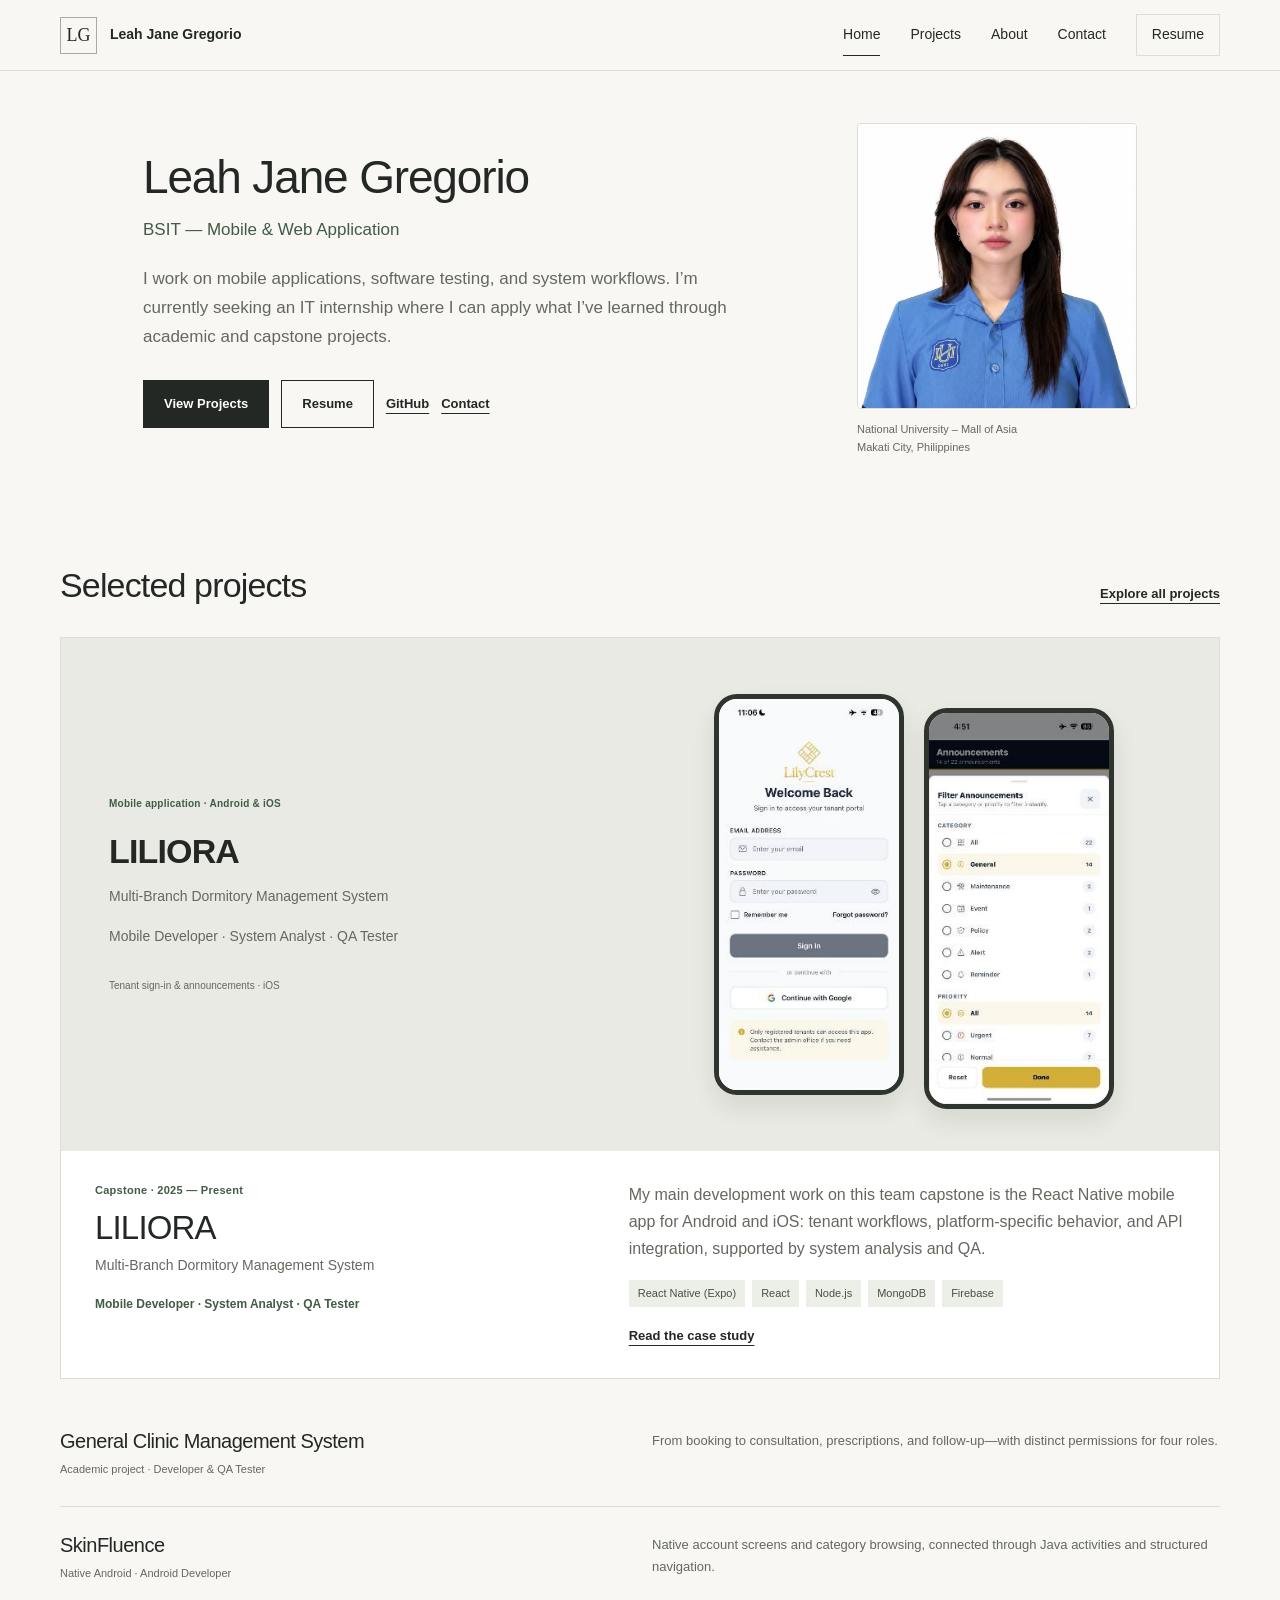
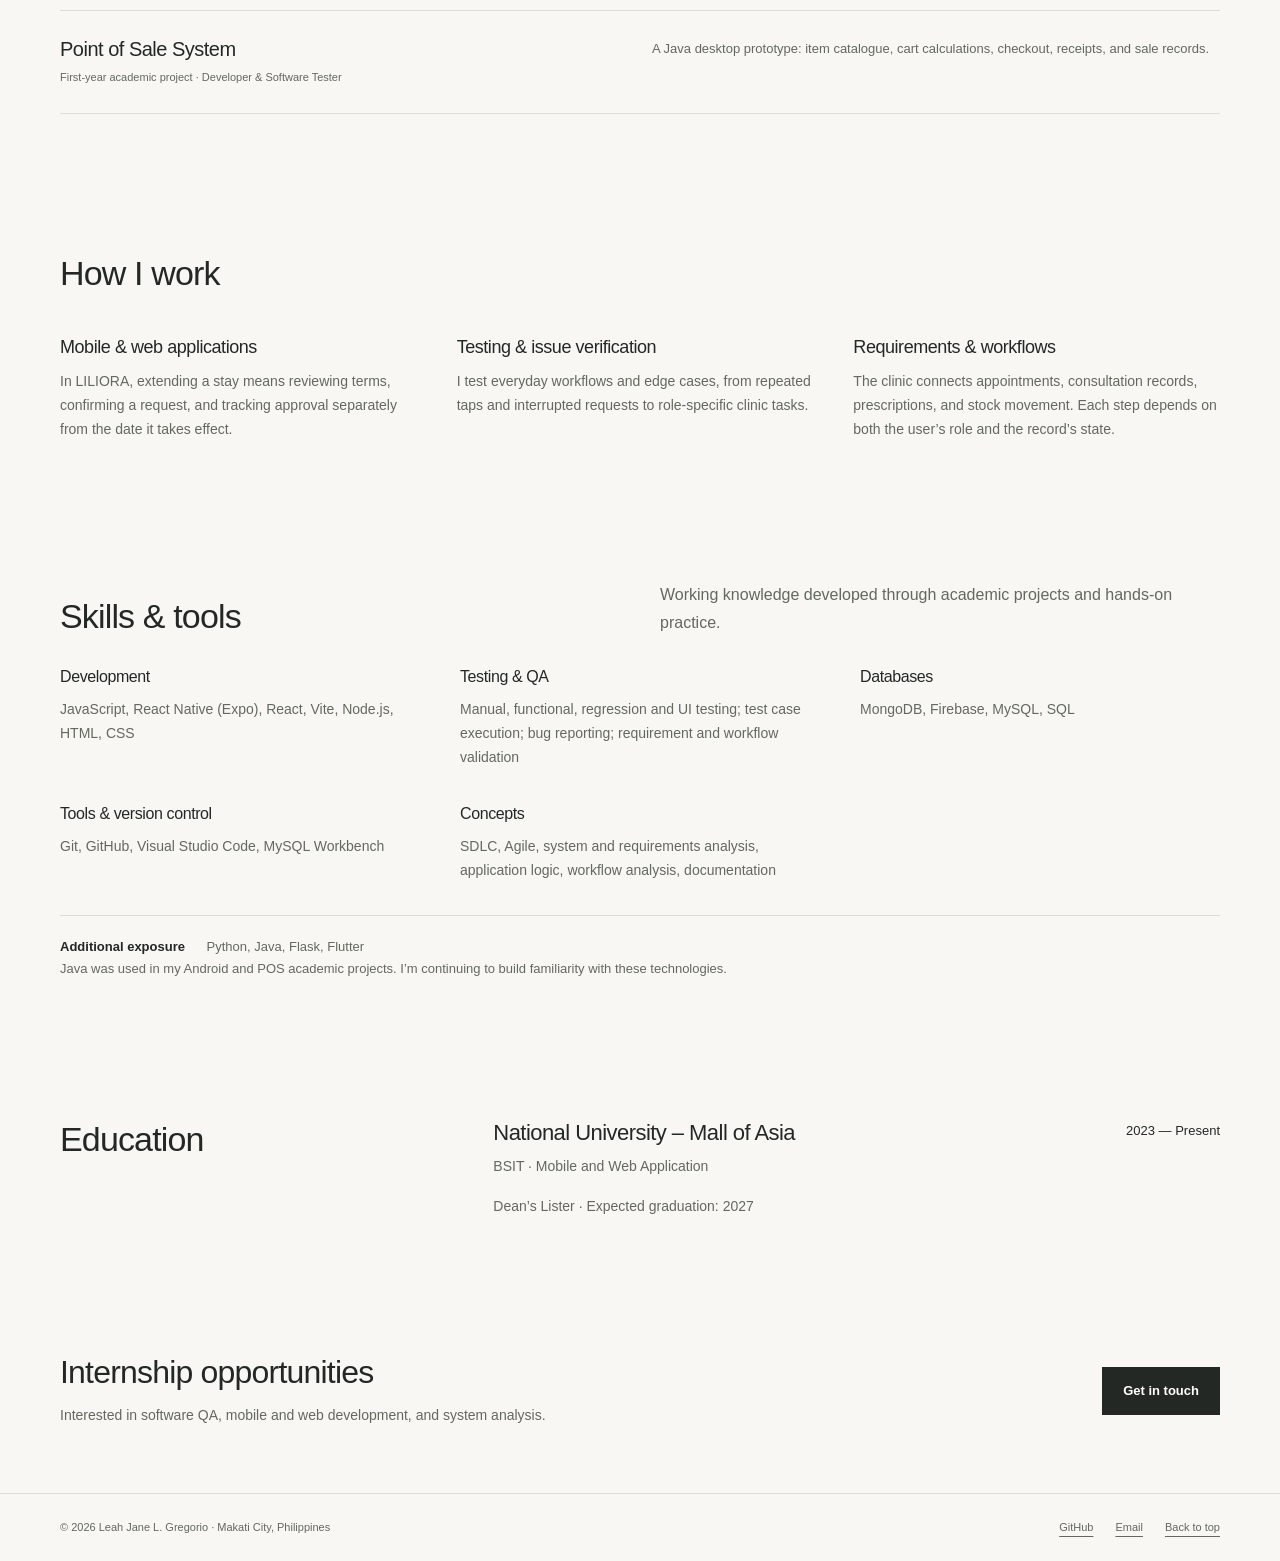
<file: index.html>
<!DOCTYPE html>
<html lang="en">
  <head>
    <meta charset="UTF-8">
    <meta name="viewport" content="width=device-width, initial-scale=1">
    <meta name="description" content="Leah Jane Gregorio is a BSIT student specializing in Mobile and Web Application, with project experience in mobile development, software QA, and system analysis.">
    <meta name="theme-color" content="#f8f7f4">
    <title>
      BSIT Student & IT Intern Candidate | Leah Jane Gregorio
    </title>
    <link rel="icon" href="photos/lg-mark.svg" type="image/svg+xml">
    <link rel="stylesheet" href="css/portfolio.css">
    <script src="js/portfolio.js" defer>
    </script>
  </head>
  <body id="top">
    <a class="skip" href="#main">
      Skip to content
    </a>
    <header class="site-header">
      <div class="wrap header-inner">
        <a class="brand" href="index.html" aria-label="Leah Jane Gregorio — home">
          <span class="monogram" aria-hidden="true">LG</span>
          <span class="brand-name">
            Leah Jane Gregorio
          </span>
        </a>
        <button class="menu-toggle" type="button" aria-expanded="false" aria-controls="navigation">
          Menu
        </button>
        <nav class="navigation" id="navigation" aria-label="Main navigation">
          <a href="index.html" aria-current="page">
            Home
          </a>
          <a href="projects.html">
            Projects
          </a>
          <a href="about.html">
            About
          </a>
          <a href="contacts.html">
            Contact
          </a>
          <a class="resume-link" href="assets/Leah_Gregorio_CV.pdf" target="_blank" rel="noopener">
            Resume

          </a>
        </nav>
      </div>
    </header>
    <main id="main" class="wrap">
      <section class="hero" aria-labelledby="hero-title">
        <div>
          <h1 id="hero-title">Leah Jane Gregorio</h1>
          <p class="hero-degree">BSIT — Mobile &amp; Web Application</p>
          <p class="intro">
            I work on mobile applications, software testing, and system workflows. I’m currently seeking an IT internship where I can apply what I’ve learned through academic and capstone projects.
          </p>
          <div class="actions">
            <a class="button primary" href="#projects">
              View Projects

            </a>
            <a class="button secondary" href="assets/Leah_Gregorio_CV.pdf" target="_blank" rel="noopener">
              Resume
            </a>
            <a class="text-link" href="https://github.com/yellll03" target="_blank" rel="noopener">
              GitHub
            </a>
            <a class="text-link" href="contacts.html">Contact</a>
          </div>
        </div>
        <figure class="hero-portrait">
          <img src="photos/leah-gregorio-portrait.jpeg" alt="Leah Jane Gregorio" fetchpriority="high" width="958" height="979">
          <figcaption>National University – Mall of Asia <span>Makati City, Philippines</span></figcaption>
        </figure>
      </section>

      <section class="section" id="projects" aria-labelledby="projects-title">
        <div class="section-heading">
          <div>

            <h2 id="projects-title">
              Selected projects
            </h2>
          </div>
          <a class="text-link" href="projects.html">
            Explore all projects
          </a>
        </div>
        <article class="lead-project">
          <a class="mobile-project-link" href="liliora.html" aria-label="Explore my LILIORA mobile development work"><div class="mobile-showcase">
  <div class="mobile-showcase-copy"><p class="eyebrow">Mobile application · Android &amp; iOS</p><span class="showcase-title">LILIORA</span><p>Multi-Branch Dormitory Management System</p><p>Mobile Developer · System Analyst · QA Tester</p><span class="capture-label">Tenant sign-in & announcements · iOS</span></div>
  <div class="mobile-phones"><img src="photos/liliora-ios-login.jpeg" alt="Actual iOS tenant sign-in screen" width="219" height="475"><img src="photos/liliora-ios-filters.jpeg" alt="Actual iOS announcement category and priority filters" width="219" height="475"></div>
</div></a>
          <div class="lead-body">
            <div>
              <p class="eyebrow">
                Capstone · 2025 — Present
              </p>
              <h3>
                LILIORA
              </h3>
              <p class="subtitle">
                Multi-Branch Dormitory Management System
              </p>
              <p class="role">
                Mobile Developer · System Analyst · QA Tester
              </p>
            </div>
            <div>
              <p>
                My main development work on this team capstone is the React Native mobile app for Android and iOS: tenant workflows, platform-specific behavior, and API integration, supported by system analysis and QA.
              </p>
              <div class="tags">
                <span>
                  React Native (Expo)
                </span>
                <span>
                  React
                </span>
                <span>
                  Node.js
                </span>
                <span>
                  MongoDB
                </span>
                <span>
                  Firebase
                </span>
              </div>
              <a class="text-link" href="liliora.html">
                Read the case study
              </a>
            </div>
          </div>
        </article>
        <div class="project-list">
          <a class="project-row" href="clinic.html">

            <div>
              <h3>
                General Clinic Management System
              </h3>
              <p class="project-type">
                Academic project · Developer &amp; QA Tester
              </p>
            </div>
            <p>
              From booking to consultation, prescriptions, and follow-up—with distinct permissions for four roles.
            </p>

          </a>
          <a class="project-row" href="skinfluence.html">

            <div>
              <h3>
                SkinFluence
              </h3>
              <p class="project-type">
                Native Android · Android Developer
              </p>
            </div>
            <p>
              Native account screens and category browsing, connected through Java activities and structured navigation.
            </p>

          </a>
          <a class="project-row" href="pos.html">

            <div>
              <h3>
                Point of Sale System
              </h3>
              <p class="project-type">
                First-year academic project · Developer &amp; Software Tester
              </p>
            </div>
            <p>
              A Java desktop prototype: item catalogue, cart calculations, checkout, receipts, and sale records.
            </p>

          </a>
        </div>
      </section>
      <section class="section" aria-labelledby="work-title">
        <div class="section-heading">
          <div>

            <h2 id="work-title">
              How I work
            </h2>
          </div>
        </div>
        <div class="work-grid">
          <article>

            <h3>
              Mobile &amp; web applications
            </h3>
            <p>
              In LILIORA, extending a stay means reviewing terms, confirming a request, and tracking approval separately from the date it takes effect.
            </p>
          </article>
          <article>

            <h3>
              Testing &amp; issue verification
            </h3>
            <p>
              I test everyday workflows and edge cases, from repeated taps and interrupted requests to role-specific clinic tasks.
            </p>
          </article>
          <article>

            <h3>
              Requirements &amp; workflows
            </h3>
            <p>
              The clinic connects appointments, consultation records, prescriptions, and stock movement. Each step depends on both the user’s role and the record’s state.
            </p>
          </article>
        </div>
      </section>
      <section class="section" id="skills" aria-labelledby="skills-title">
        <div class="section-heading">
          <div>

            <h2 id="skills-title">
              Skills &amp; tools
            </h2>
          </div>
          <p>
            Working knowledge developed through academic projects and hands-on practice.
          </p>
        </div>
        <div class="skill-grid">
          <div>
            <h3>
              Development
            </h3>
            <p>
              JavaScript, React Native (Expo), React, Vite, Node.js, HTML, CSS
            </p>
          </div>
          <div>
            <h3>
              Testing &amp; QA
            </h3>
            <p>
              Manual, functional, regression and UI testing; test case execution; bug reporting; requirement and workflow validation
            </p>
          </div>
          <div>
            <h3>
              Databases
            </h3>
            <p>
              MongoDB, Firebase, MySQL, SQL
            </p>
          </div>
          <div>
            <h3>
              Tools &amp; version control
            </h3>
            <p>
              Git, GitHub, Visual Studio Code, MySQL Workbench
            </p>
          </div>
          <div>
            <h3>
              Concepts
            </h3>
            <p>
              SDLC, Agile, system and requirements analysis, application logic, workflow analysis, documentation
            </p>
          </div>
        </div>
        <div class="exposure">
          <strong>
            Additional exposure
          </strong>
          Python, Java, Flask, Flutter
          <p>
            Java was used in my Android and POS academic projects. I’m continuing to build familiarity with these technologies.
          </p>
        </div>
      </section>
      <section class="section split" aria-labelledby="education-title">
        <div>

          <h2 id="education-title">
            Education
          </h2>
        </div>
        <div class="education">
          <div>
            <h3>
              National University – Mall of Asia
            </h3>
            <p>
              BSIT · Mobile and Web Application
            </p>
            <p>
              Dean’s Lister · Expected graduation: 2027
            </p>
          </div>
          <span class="date">
            2023 — Present
          </span>
        </div>
      </section>
      <section class="contact-band" aria-labelledby="contact-title">
        <div>

          <h2 id="contact-title">
            Internship opportunities
          </h2>
          <p>
            Interested in software QA, mobile and web development, and system analysis.
          </p>
        </div>
        <a class="button primary" href="contacts.html">
          Get in touch

        </a>
      </section>
    </main>
    <footer class="site-footer">
      <div class="wrap footer-inner">
        <span>
          © 2026 Leah Jane L. Gregorio · Makati City, Philippines
        </span>
        <div class="footer-links">
          <a href="https://github.com/yellll03" target="_blank" rel="noopener">
            GitHub
          </a>
          <a href="mailto:leighlargueza@gmail.com">
            Email
          </a>
          <a href="#top">
            Back to top
          </a>
        </div>
      </div>
    </footer>
  </body>
</html>
</file>
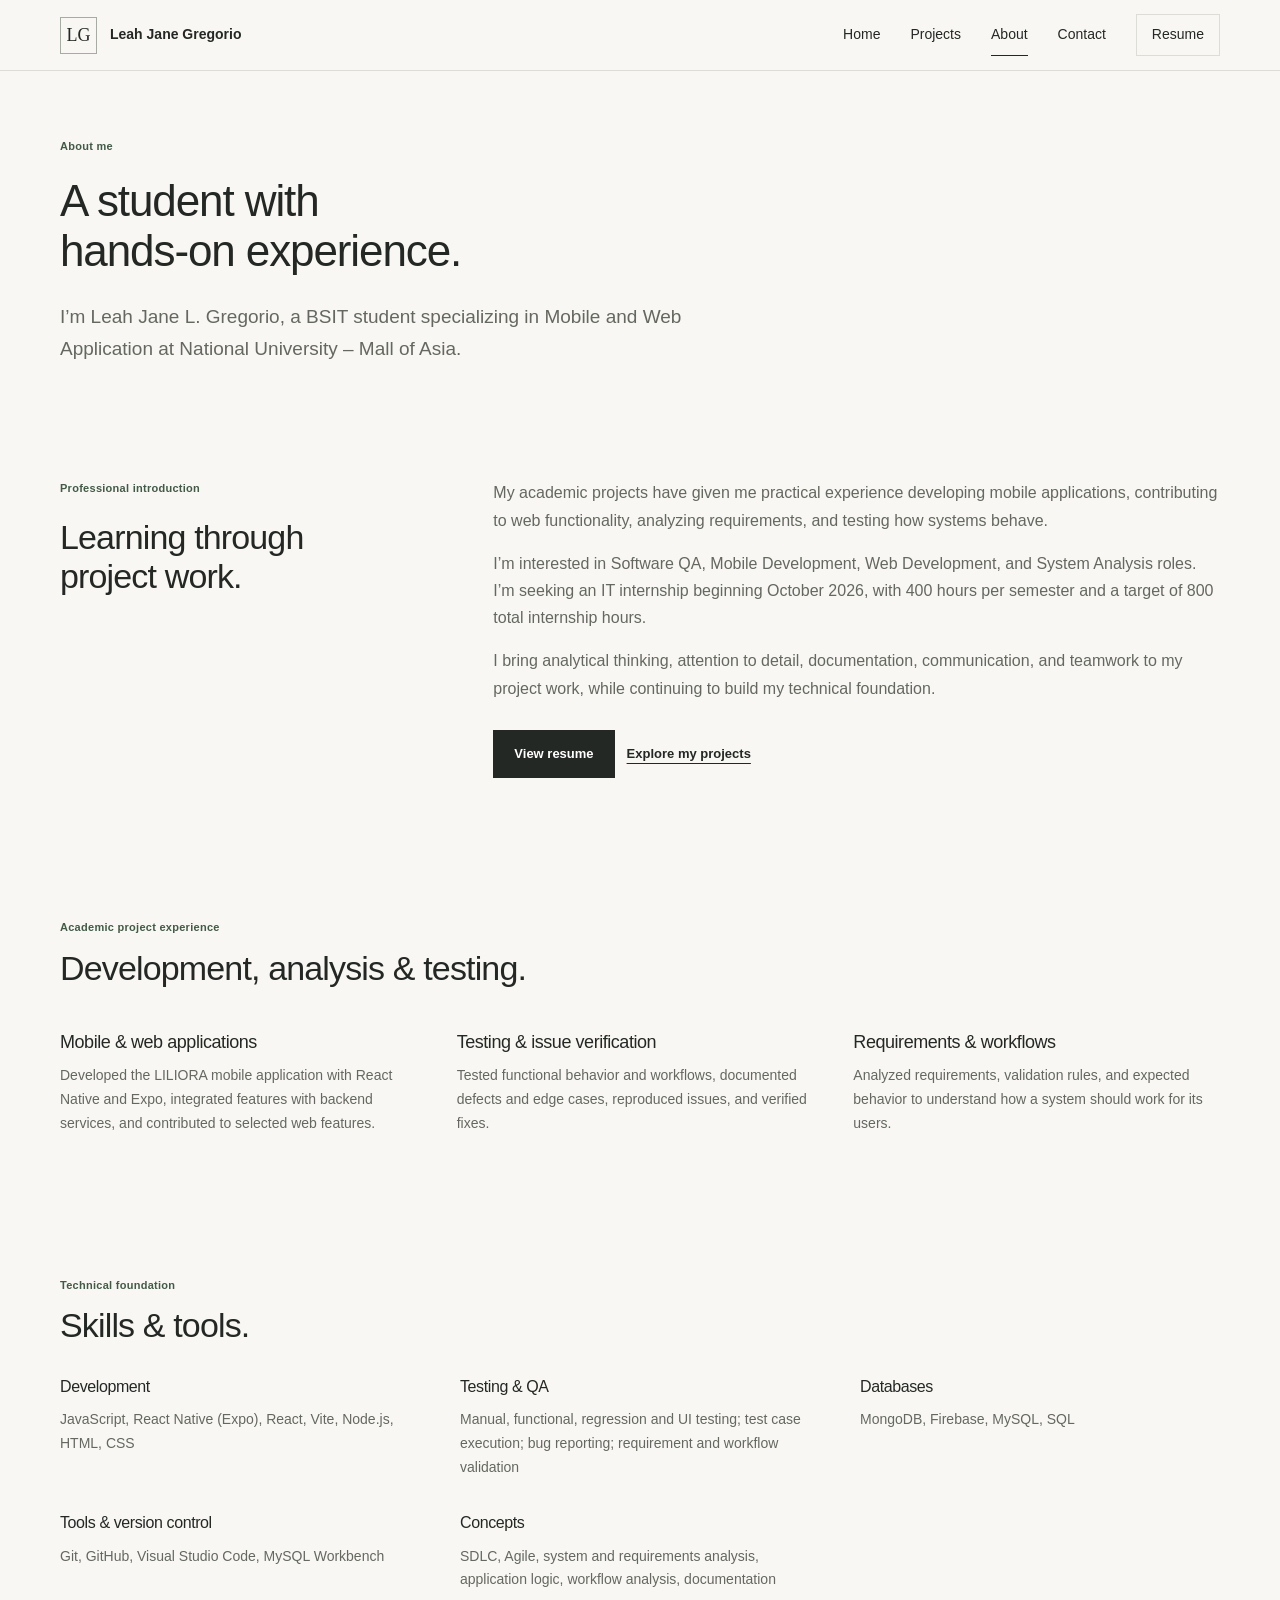
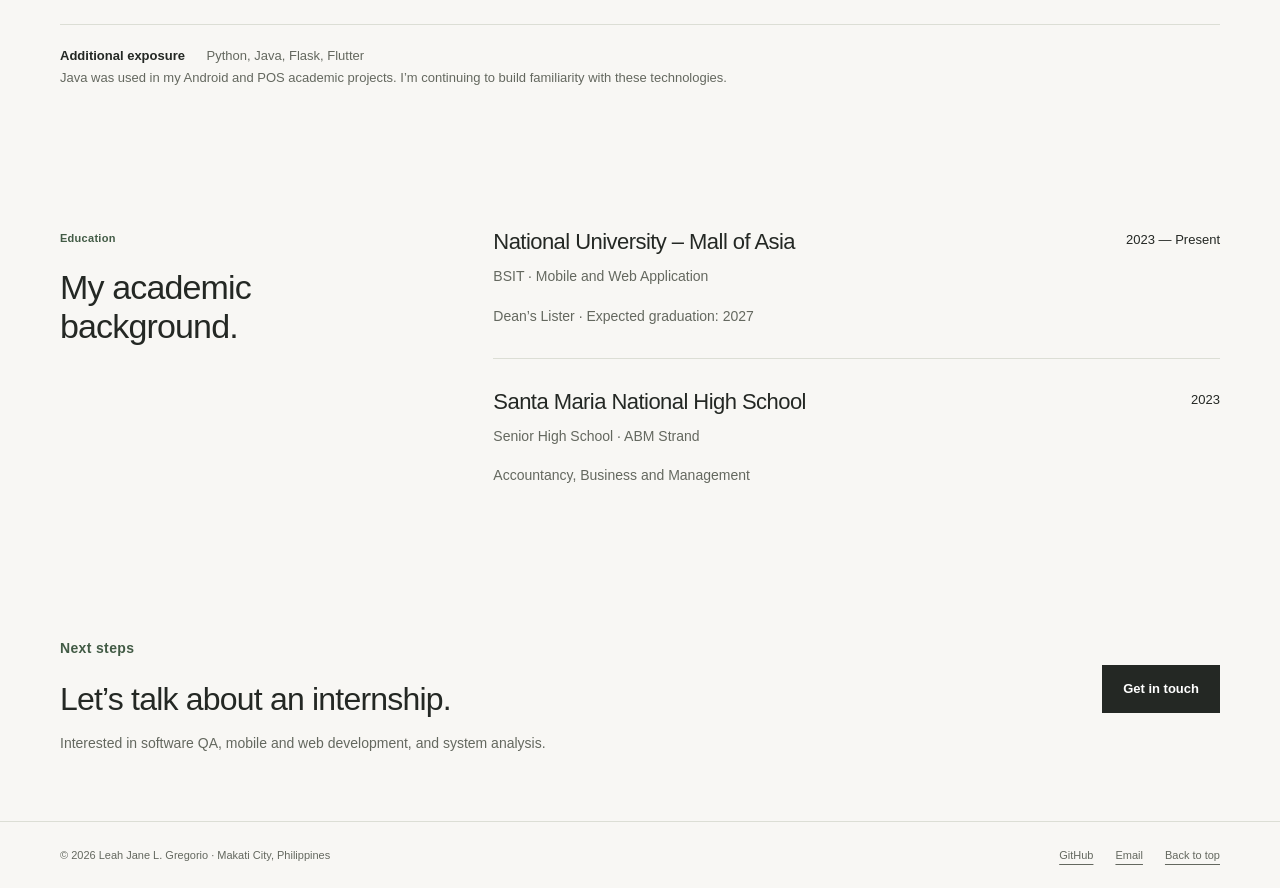
<file: about.html>
<!DOCTYPE html>
<html lang="en">
  <head>
    <meta charset="UTF-8">
    <meta name="viewport" content="width=device-width, initial-scale=1">
    <meta name="description" content="About Leah Jane Gregorio, a BSIT Mobile and Web Application student at National University – Mall of Asia seeking an IT internship.">
    <meta name="theme-color" content="#f8f7f4">
    <title>
      About | Leah Jane Gregorio
    </title>
    <link rel="icon" href="photos/lg-mark.svg" type="image/svg+xml">
    <link rel="stylesheet" href="css/portfolio.css">
    <script src="js/portfolio.js" defer>
    </script>
  </head>
  <body id="top">
    <a class="skip" href="#main">
      Skip to content
    </a>
    <header class="site-header">
      <div class="wrap header-inner">
        <a class="brand" href="index.html" aria-label="Leah Jane Gregorio — home">
          <span class="monogram" aria-hidden="true">LG</span>
          <span class="brand-name">
            Leah Jane Gregorio
          </span>
        </a>
        <button class="menu-toggle" type="button" aria-expanded="false" aria-controls="navigation">
          Menu
        </button>
        <nav class="navigation" id="navigation" aria-label="Main navigation">
          <a href="index.html">
            Home
          </a>
          <a href="projects.html">
            Projects
          </a>
          <a href="about.html" aria-current="page">
            About
          </a>
          <a href="contacts.html">
            Contact
          </a>
          <a class="resume-link" href="assets/Leah_Gregorio_CV.pdf" target="_blank" rel="noopener">
            Resume

          </a>
        </nav>
      </div>
    </header>
    <main id="main" class="wrap">
      <header class="page-heading">
        <p class="eyebrow">
          About me
        </p>
        <h1>
          A student with
          <br>
          hands-on experience.
        </h1>
        <p class="about-intro">
          I’m Leah Jane L. Gregorio, a BSIT student specializing in Mobile and Web Application at National University – Mall of Asia.
        </p>
      </header>
      <section class="section split" aria-labelledby="introduction-title">
        <div>
          <p class="eyebrow">
            Professional introduction
          </p>
          <h2 id="introduction-title">
            Learning through
            <br>
            project work.
          </h2>
        </div>
        <div>
          <p>
            My academic projects have given me practical experience developing mobile applications, contributing to web functionality, analyzing requirements, and testing how systems behave.
          </p>
          <p>
            I’m interested in Software QA, Mobile Development, Web Development, and System Analysis roles. I’m seeking an IT internship beginning October 2026, with 400 hours per semester and a target of 800 total internship hours.
          </p>
          <p>
            I bring analytical thinking, attention to detail, documentation, communication, and teamwork to my project work, while continuing to build my technical foundation.
          </p>
          <div class="actions">
            <a class="button primary" href="assets/Leah_Gregorio_CV.pdf" target="_blank" rel="noopener">
              View resume
            </a>
            <a class="text-link" href="projects.html">
              Explore my projects
            </a>
          </div>
        </div>
      </section>
      <section class="section" aria-labelledby="experience-title">
        <div class="section-heading">
          <div>
            <p class="eyebrow">
              Academic project experience
            </p>
            <h2 id="experience-title">
              Development, analysis &amp; testing.
            </h2>
          </div>
        </div>
        <div class="work-grid">
          <article>

            <h3>
              Mobile &amp; web applications
            </h3>
            <p>
              Developed the LILIORA mobile application with React Native and Expo, integrated features with backend services, and contributed to selected web features.
            </p>
          </article>
          <article>

            <h3>
              Testing &amp; issue verification
            </h3>
            <p>
              Tested functional behavior and workflows, documented defects and edge cases, reproduced issues, and verified fixes.
            </p>
          </article>
          <article>

            <h3>
              Requirements &amp; workflows
            </h3>
            <p>
              Analyzed requirements, validation rules, and expected behavior to understand how a system should work for its users.
            </p>
          </article>
        </div>
      </section>
      <section class="section" aria-labelledby="skills-title">
        <div class="section-heading">
          <div>
            <p class="eyebrow">
              Technical foundation
            </p>
            <h2 id="skills-title">
              Skills &amp; tools.
            </h2>
          </div>
        </div>
        <div class="skill-grid">
          <div>
            <h3>
              Development
            </h3>
            <p>
              JavaScript, React Native (Expo), React, Vite, Node.js, HTML, CSS
            </p>
          </div>
          <div>
            <h3>
              Testing &amp; QA
            </h3>
            <p>
              Manual, functional, regression and UI testing; test case execution; bug reporting; requirement and workflow validation
            </p>
          </div>
          <div>
            <h3>
              Databases
            </h3>
            <p>
              MongoDB, Firebase, MySQL, SQL
            </p>
          </div>
          <div>
            <h3>
              Tools &amp; version control
            </h3>
            <p>
              Git, GitHub, Visual Studio Code, MySQL Workbench
            </p>
          </div>
          <div>
            <h3>
              Concepts
            </h3>
            <p>
              SDLC, Agile, system and requirements analysis, application logic, workflow analysis, documentation
            </p>
          </div>
        </div>
        <div class="exposure">
          <strong>
            Additional exposure
          </strong>
          Python, Java, Flask, Flutter
          <p>
            Java was used in my Android and POS academic projects. I’m continuing to build familiarity with these technologies.
          </p>
        </div>
      </section>
      <section class="section split" aria-labelledby="education-title">
        <div>
          <p class="eyebrow">
            Education
          </p>
          <h2 id="education-title">
            My academic background.
          </h2>
        </div>
        <div>
          <div class="education">
            <div>
              <h3>
                National University – Mall of Asia
              </h3>
              <p>
                BSIT · Mobile and Web Application
              </p>
              <p>
                Dean’s Lister · Expected graduation: 2027
              </p>
            </div>
            <span class="date">
              2023 — Present
            </span>
          </div>
          <div class="education">
            <div>
              <h3>
                Santa Maria National High School
              </h3>
              <p>
                Senior High School · ABM Strand
              </p>
              <p>
                Accountancy, Business and Management
              </p>
            </div>
            <span class="date">
              2023
            </span>
          </div>
        </div>
      </section>
      <section class="contact-band" aria-labelledby="contact-title">
        <div>
          <p class="eyebrow">
            Next steps
          </p>
          <h2 id="contact-title">
            Let’s talk about an internship.
          </h2>
          <p>
            Interested in software QA, mobile and web development, and system analysis.
          </p>
        </div>
        <a class="button primary" href="contacts.html">
          Get in touch

        </a>
      </section>
    </main>
    <footer class="site-footer">
      <div class="wrap footer-inner">
        <span>
          © 2026 Leah Jane L. Gregorio · Makati City, Philippines
        </span>
        <div class="footer-links">
          <a href="https://github.com/yellll03" target="_blank" rel="noopener">
            GitHub
          </a>
          <a href="mailto:leighlargueza@gmail.com">
            Email
          </a>
          <a href="#top">
            Back to top
          </a>
        </div>
      </div>
    </footer>
  </body>
</html>
</file>
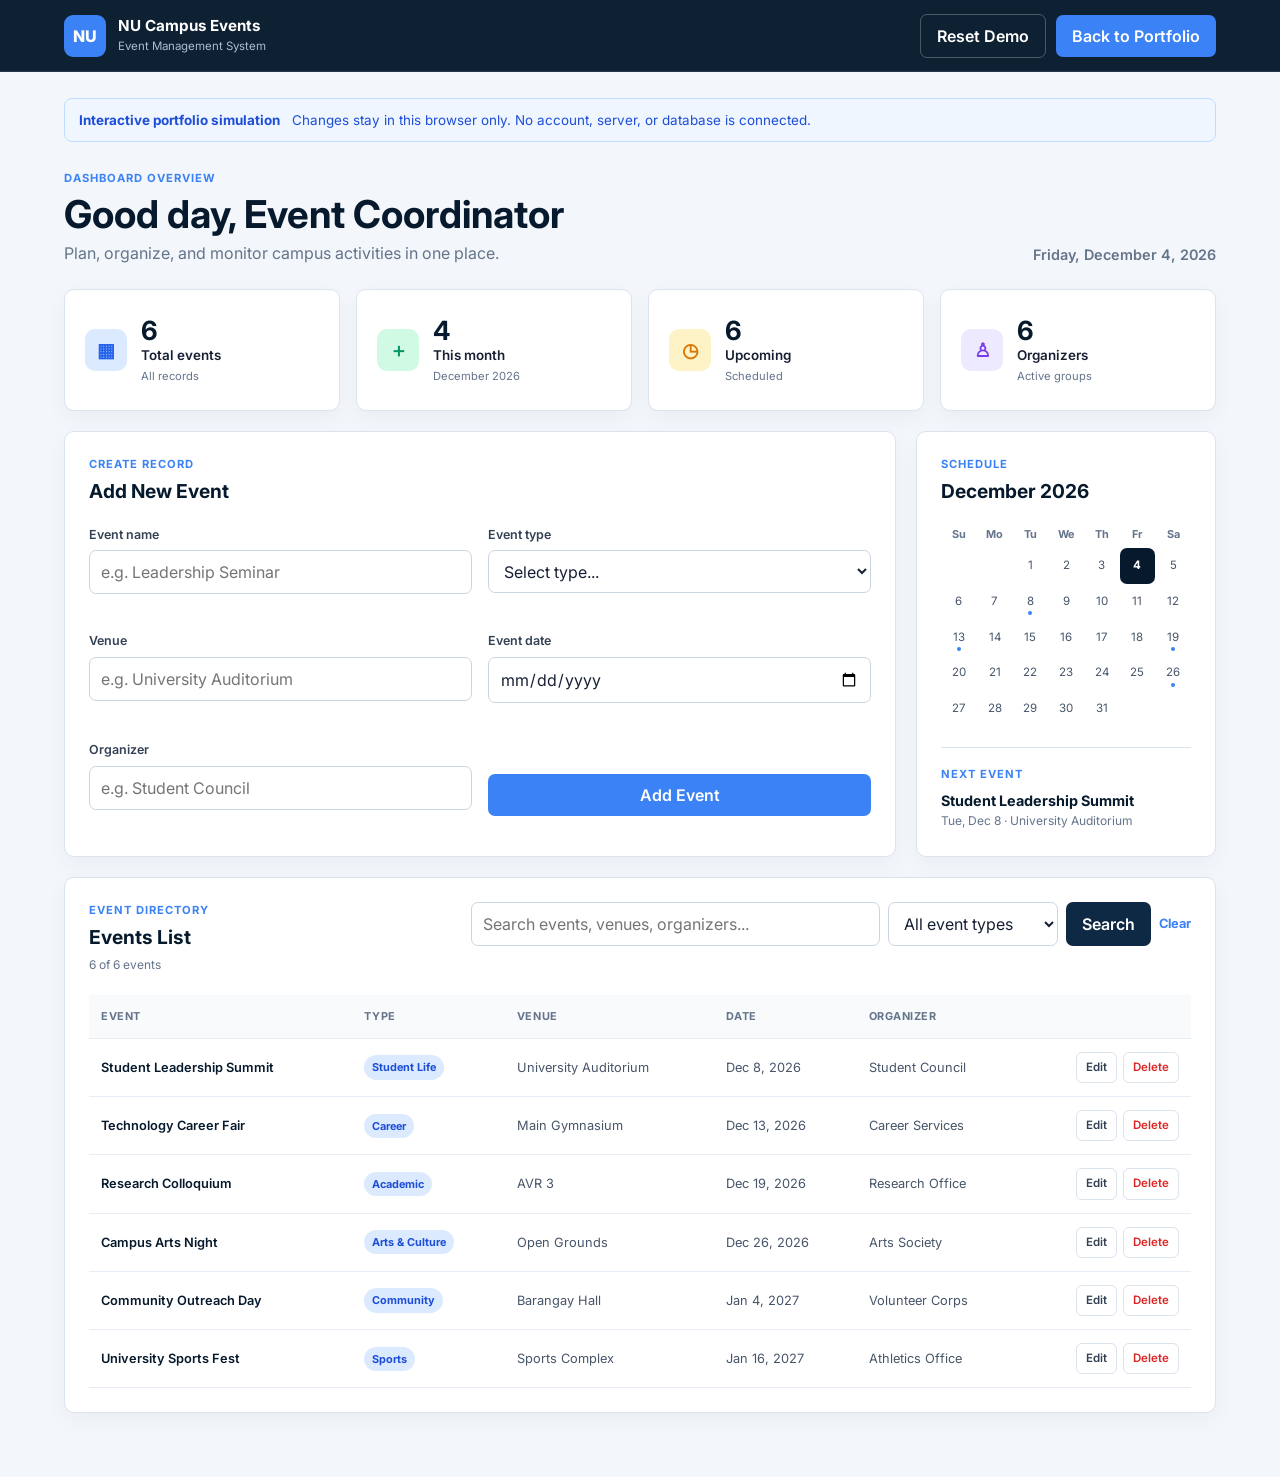
<file: campus-event-demo.html>
<!DOCTYPE html>
<html lang="en">
<head>
  <meta charset="UTF-8" />
  <meta name="viewport" content="width=device-width, initial-scale=1.0" />
  <meta name="description" content="Interactive browser simulation of Leah Jane Gregorio's Campus Event Management System." />
  <link rel="icon" href="photos/favicon.ico" type="image/x-icon" />
  <title>Campus Event Management System | Interactive Demo</title>
  <link rel="stylesheet" href="css/campus-event-demo.css" />
</head>
<body>
  <header class="app-header">
    <a class="app-brand" href="index.html" aria-label="Return to Leah Jane Gregorio's portfolio">
      <span class="brand-mark">NU</span>
      <span>
        <strong>NU Campus Events</strong>
        <small>Event Management System</small>
      </span>
    </a>
    <div class="header-actions">
      <button class="ghost-button" id="reset-demo" type="button">Reset Demo</button>
      <a class="portfolio-link" href="projects.html#campus-event">Back to Portfolio</a>
    </div>
  </header>

  <main class="app-shell">
    <aside class="demo-notice" aria-label="Simulation notice">
      <strong>Interactive portfolio simulation</strong>
      <span>Changes stay in this browser only. No account, server, or database is connected.</span>
    </aside>

    <section class="welcome-row">
      <div>
        <p class="section-label">Dashboard overview</p>
        <h1>Good day, Event Coordinator</h1>
        <p>Plan, organize, and monitor campus activities in one place.</p>
      </div>
      <time id="current-date"></time>
    </section>

    <section class="stats-grid" aria-label="Event statistics">
      <article>
        <span class="stat-icon blue" aria-hidden="true">▦</span>
        <div><strong id="total-events">0</strong><span>Total events</span><small>All records</small></div>
      </article>
      <article>
        <span class="stat-icon green" aria-hidden="true">＋</span>
        <div><strong id="month-events">0</strong><span>This month</span><small id="month-label"></small></div>
      </article>
      <article>
        <span class="stat-icon amber" aria-hidden="true">◷</span>
        <div><strong id="upcoming-events">0</strong><span>Upcoming</span><small>Scheduled</small></div>
      </article>
      <article>
        <span class="stat-icon violet" aria-hidden="true">♙</span>
        <div><strong id="organizer-count">0</strong><span>Organizers</span><small>Active groups</small></div>
      </article>
    </section>

    <div class="dashboard-grid">
      <section class="panel event-form-panel">
        <div class="panel-heading">
          <div>
            <p class="section-label" id="form-mode-label">Create record</p>
            <h2 id="form-title">Add New Event</h2>
          </div>
          <button class="text-button" id="cancel-edit" type="button" hidden>Cancel edit</button>
        </div>
        <form id="event-form" novalidate>
          <input id="event-id" type="hidden" />
          <label>
            <span>Event name</span>
            <input id="event-name" type="text" maxlength="50" placeholder="e.g. Leadership Seminar" required />
            <small class="field-error"></small>
          </label>
          <label>
            <span>Event type</span>
            <select id="event-type" required>
              <option value="">Select type...</option>
              <option>Academic</option>
              <option>Arts & Culture</option>
              <option>Career</option>
              <option>Community</option>
              <option>Sports</option>
              <option>Student Life</option>
            </select>
            <small class="field-error"></small>
          </label>
          <label>
            <span>Venue</span>
            <input id="event-venue" type="text" maxlength="50" placeholder="e.g. University Auditorium" required />
            <small class="field-error"></small>
          </label>
          <label>
            <span>Event date</span>
            <input id="event-date" type="date" required />
            <small class="field-error"></small>
          </label>
          <label>
            <span>Organizer</span>
            <input id="event-organizer" type="text" maxlength="50" placeholder="e.g. Student Council" required />
            <small class="field-error"></small>
          </label>
          <button class="primary-button" id="submit-event" type="submit">Add Event</button>
        </form>
      </section>

      <section class="panel calendar-panel">
        <div class="panel-heading">
          <div>
            <p class="section-label">Schedule</p>
            <h2 id="calendar-title">Calendar</h2>
          </div>
        </div>
        <div class="calendar-weekdays" aria-hidden="true">
          <span>Su</span><span>Mo</span><span>Tu</span><span>We</span><span>Th</span><span>Fr</span><span>Sa</span>
        </div>
        <div class="calendar-grid" id="calendar-grid"></div>
        <div class="next-event">
          <p class="section-label">Next event</p>
          <div id="next-event-card"></div>
        </div>
      </section>
    </div>

    <section class="panel records-panel" id="event-records">
      <div class="records-heading">
        <div>
          <p class="section-label">Event directory</p>
          <h2>Events List</h2>
          <span id="result-count"></span>
        </div>
        <form class="filters" id="filter-form" role="search">
          <label class="sr-only" for="event-search">Search events</label>
          <input id="event-search" type="search" placeholder="Search events, venues, organizers..." />
          <label class="sr-only" for="type-filter">Filter by event type</label>
          <select id="type-filter">
            <option value="">All event types</option>
            <option>Academic</option>
            <option>Arts & Culture</option>
            <option>Career</option>
            <option>Community</option>
            <option>Sports</option>
            <option>Student Life</option>
          </select>
          <button class="secondary-button" type="submit">Search</button>
          <button class="text-button" id="clear-filters" type="button">Clear</button>
        </form>
      </div>
      <div class="table-wrap">
        <table>
          <thead>
            <tr>
              <th>Event</th>
              <th>Type</th>
              <th>Venue</th>
              <th>Date</th>
              <th>Organizer</th>
              <th><span class="sr-only">Actions</span></th>
            </tr>
          </thead>
          <tbody id="events-table"></tbody>
        </table>
      </div>
      <div class="empty-state" id="empty-state" hidden>
        <strong>No events found</strong>
        <span>Try a different search or add a new event.</span>
      </div>
    </section>
  </main>

  <div class="toast" id="toast" role="status" aria-live="polite" hidden></div>

  <div class="modal-backdrop" id="delete-modal" hidden>
    <section class="modal" role="dialog" aria-modal="true" aria-labelledby="delete-title">
      <p class="section-label">Confirm action</p>
      <h2 id="delete-title">Delete this event?</h2>
      <p>The record will be removed from this browser simulation.</p>
      <div>
        <button class="ghost-button" id="cancel-delete" type="button">Cancel</button>
        <button class="danger-button" id="confirm-delete" type="button">Delete Event</button>
      </div>
    </section>
  </div>

  <script src="js/campus-event-demo.js"></script>
</body>
</html>
</file>
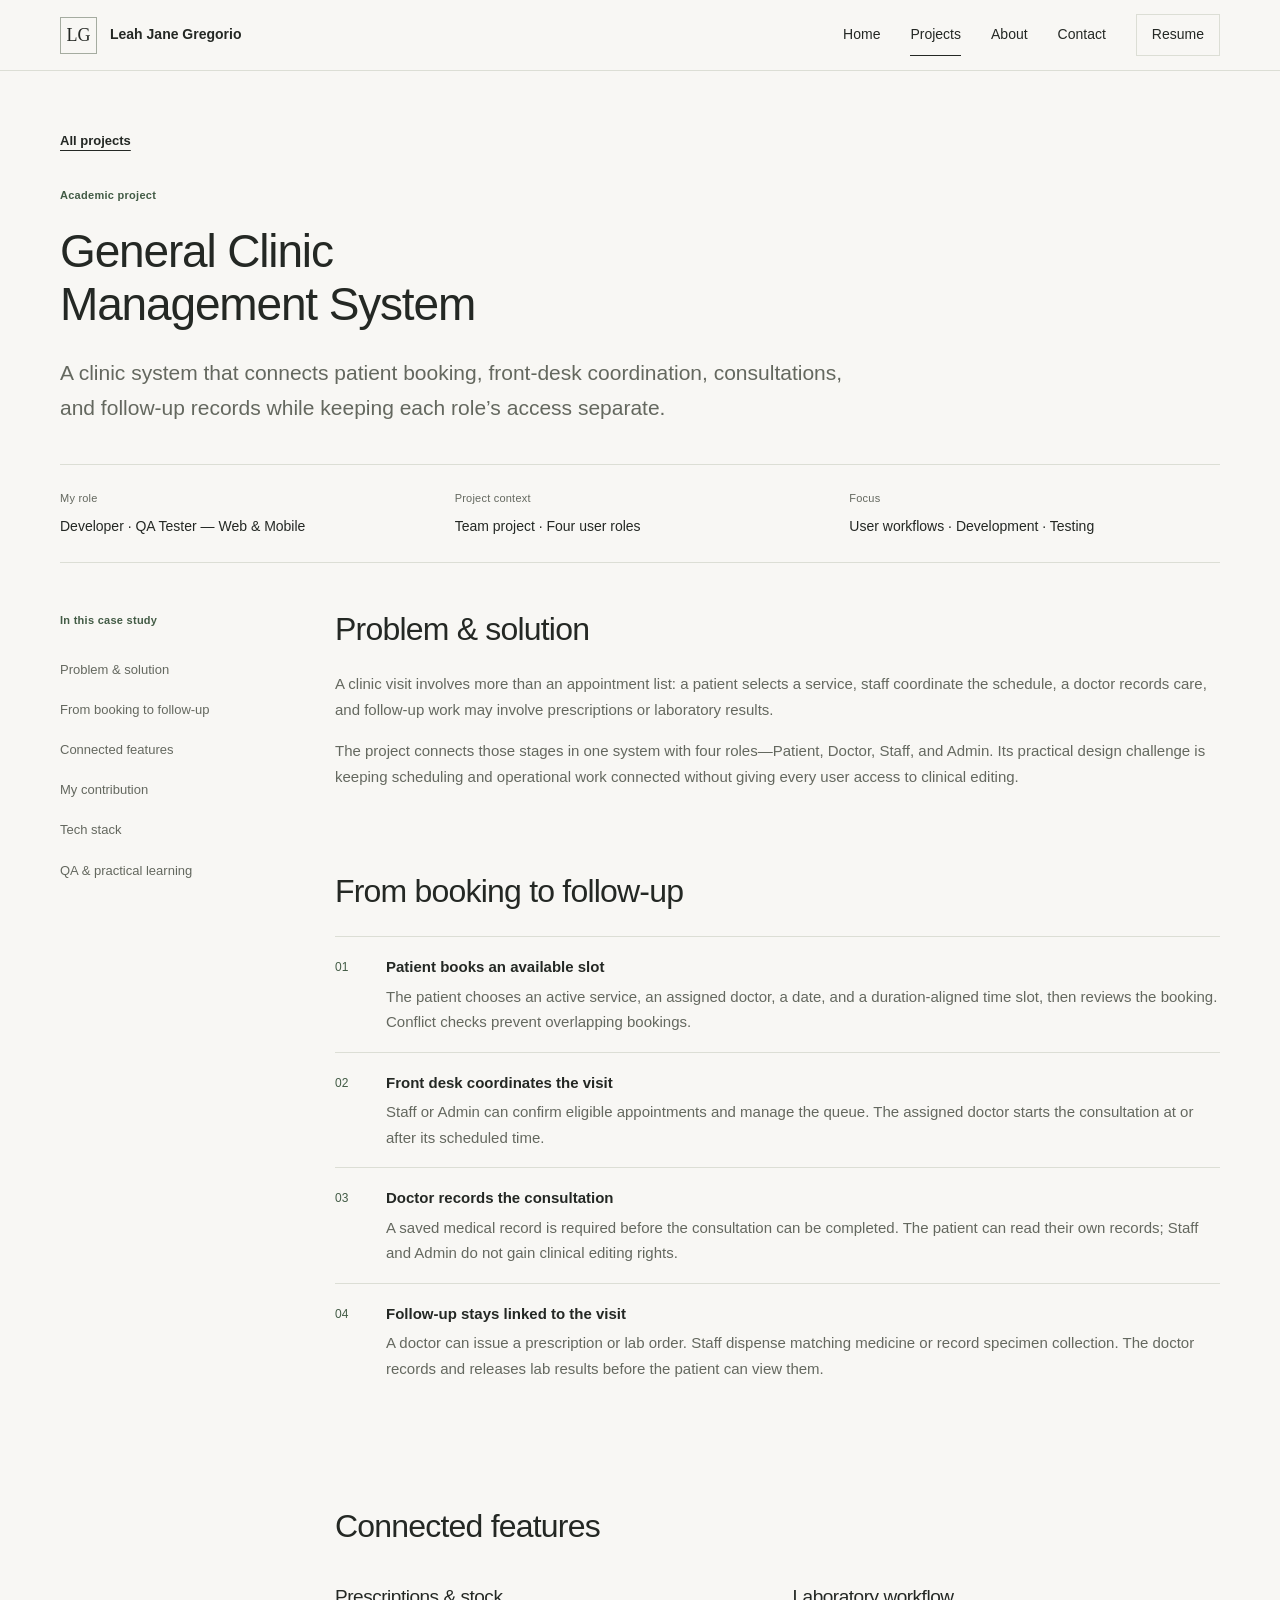
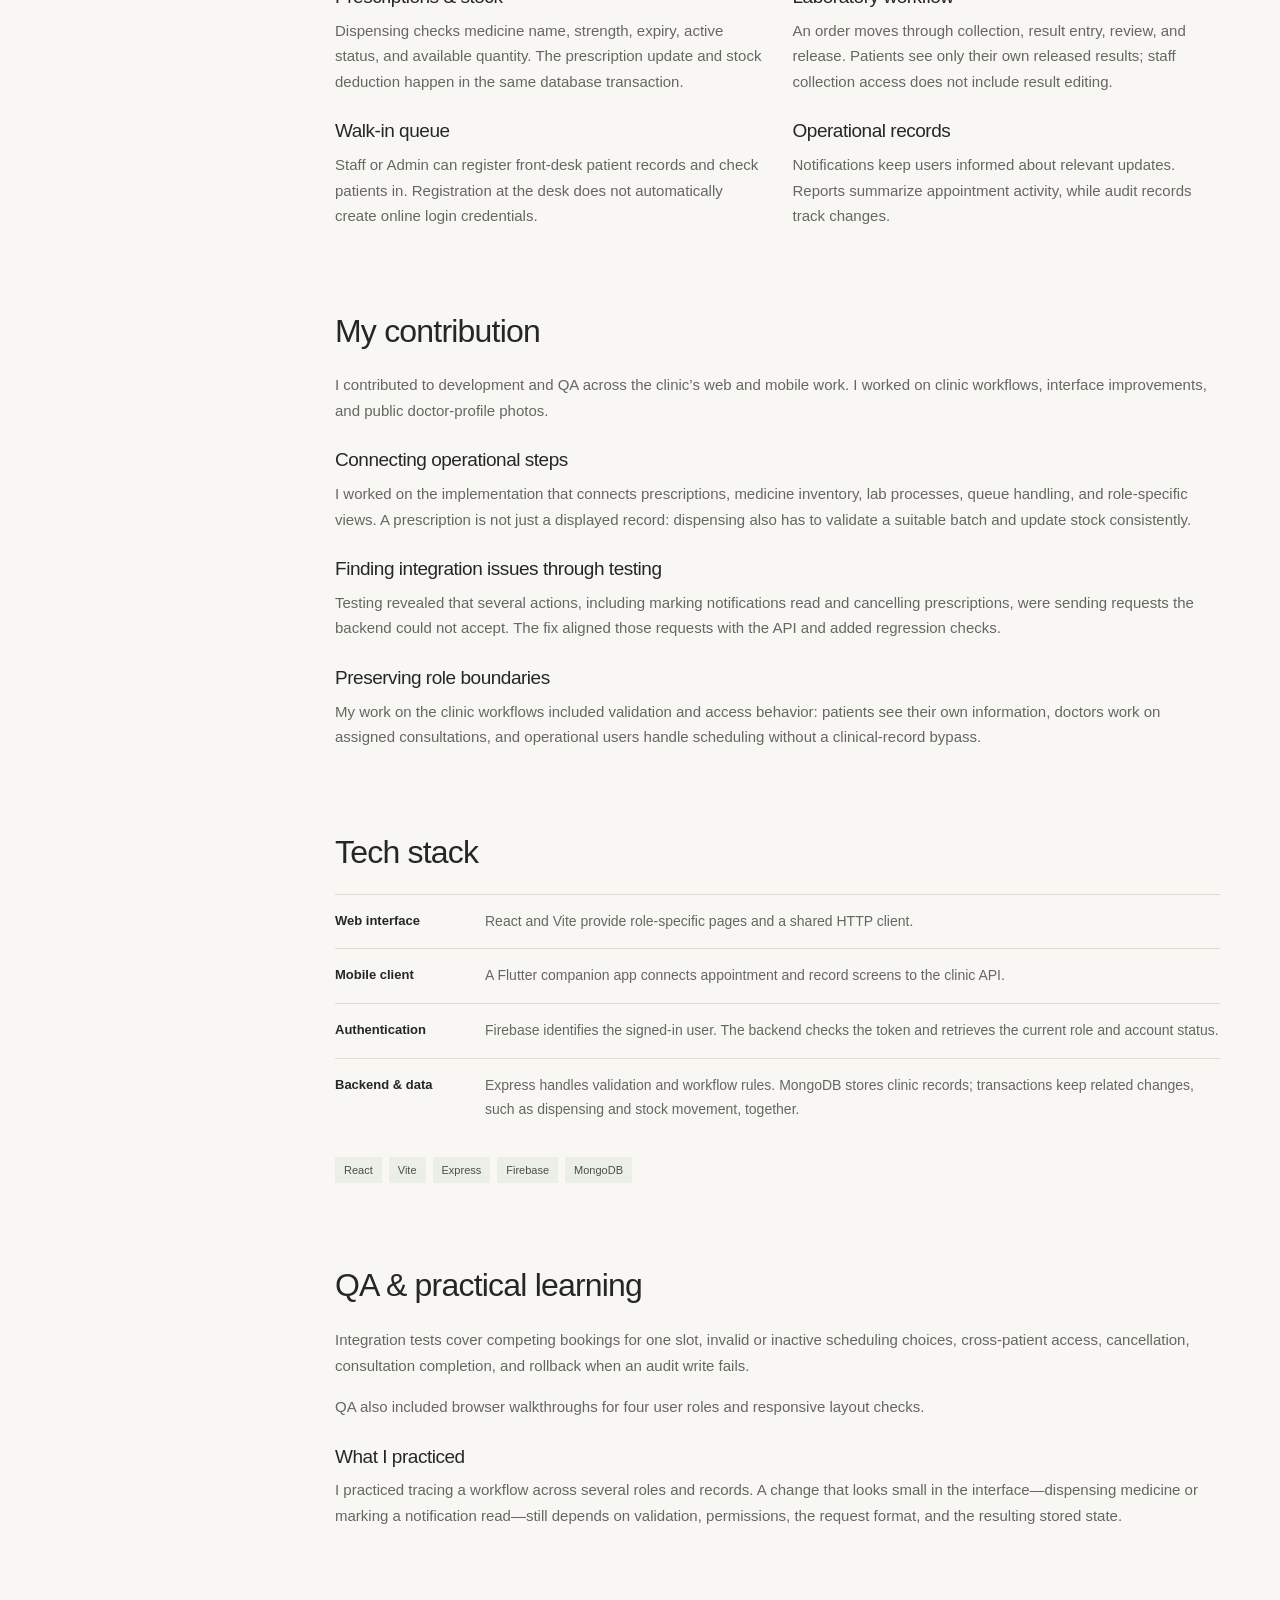
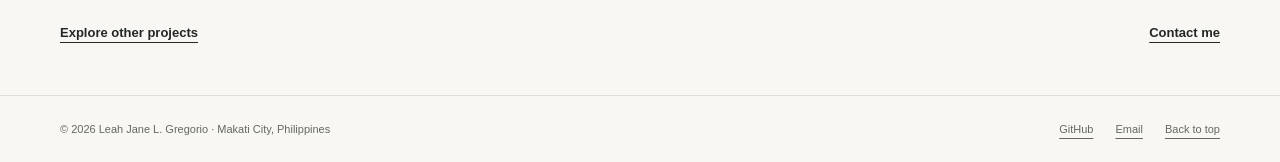
<file: clinic.html>
<!DOCTYPE html>
<html lang="en">
  <head>
    <meta charset="UTF-8">
    <meta name="viewport" content="width=device-width, initial-scale=1">
    <meta name="description" content="A clinic system that connects patient booking, front-desk coordination, consultations, and follow-up records while keeping each role’s access separate.">
    <meta name="theme-color" content="#f8f7f4">
    <title>
      General Clinic Management System | Leah Jane Gregorio
    </title>
    <link rel="icon" href="photos/lg-mark.svg" type="image/svg+xml">
    <link rel="stylesheet" href="css/portfolio.css">
    <link rel="stylesheet" href="css/case-studies.css">
    <script src="js/portfolio.js" defer>
    </script>
  </head>
  <body id="top">
    <a class="skip" href="#main">
      Skip to content
    </a>
    <header class="site-header">
      <div class="wrap header-inner">
        <a class="brand" href="index.html" aria-label="Leah Jane Gregorio — home">
          <span class="monogram" aria-hidden="true">LG</span>
          <span class="brand-name">
            Leah Jane Gregorio
          </span>
        </a>
        <button class="menu-toggle" type="button" aria-expanded="false" aria-controls="navigation">
          Menu
        </button>
        <nav class="navigation" id="navigation" aria-label="Main navigation">
          <a href="index.html">
            Home
          </a>
          <a href="projects.html" aria-current="page">
            Projects
          </a>
          <a href="about.html">
            About
          </a>
          <a href="contacts.html">
            Contact
          </a>
          <a class="resume-link" href="assets/Leah_Gregorio_CV.pdf" target="_blank" rel="noopener">
            Resume

          </a>
        </nav>
      </div>
    </header>
    <main id="main" class="wrap">
      <header class="case-intro">
        <a class="text-link back-link" href="projects.html"> All projects
        </a>
        <p class="eyebrow">
          Academic project
        </p>
        <h1>
          General Clinic
          <br>
          Management System
        </h1>
        <p class="dek">
          A clinic system that connects patient booking, front-desk coordination, consultations, and follow-up records while keeping each role’s access separate.
        </p>
      </header>
      <dl class="case-facts">
        <div>
          <dt>
            My role
          </dt>
          <dd>
            Developer · QA Tester — Web & Mobile
          </dd>
        </div>
        <div>
          <dt>
            Project context
          </dt>
          <dd>
            Team project · Four user roles
          </dd>
        </div>
        <div>
          <dt>
            Focus
          </dt>
          <dd>
            User workflows · Development · Testing
          </dd>
        </div>
      </dl>
      <div class="case-layout">
        <nav class="case-toc" aria-label="Case study sections">
          <p class="eyebrow">
            In this case study
          </p>
          <a href="#background">
            Problem & solution
          </a>
          <a href="#workflow">
            From booking to follow-up
          </a>
          <a href="#features">
            Connected features
          </a>
          <a href="#contribution">
            My contribution
          </a>
          <a href="#technical">
            Tech stack
          </a>
          <a href="#testing">
            QA & practical learning
          </a>
        </nav>
        <div>
          <section class="chapter" id="background">
            <h2>
              Problem & solution
            </h2>
            <p>
              A clinic visit involves more than an appointment list: a patient selects a service, staff coordinate the schedule, a doctor records care, and follow-up work may involve prescriptions or laboratory results.
            </p>
            <p>
              The project connects those stages in one system with four roles—Patient, Doctor, Staff, and Admin. Its practical design challenge is keeping scheduling and operational work connected without giving every user access to clinical editing.
            </p>
          </section>
          <section class="chapter" id="workflow">
            <h2>
              From booking to follow-up
            </h2>
            <ol class="workflow">
              <li>
                <div>
                  <strong>
                    Patient books an available slot
                  </strong>
                  <p>
                    The patient chooses an active service, an assigned doctor, a date, and a duration-aligned time slot, then reviews the booking. Conflict checks prevent overlapping bookings.
                  </p>
                </div>
              </li>
              <li>
                <div>
                  <strong>
                    Front desk coordinates the visit
                  </strong>
                  <p>
                    Staff or Admin can confirm eligible appointments and manage the queue. The assigned doctor starts the consultation at or after its scheduled time.
                  </p>
                </div>
              </li>
              <li>
                <div>
                  <strong>
                    Doctor records the consultation
                  </strong>
                  <p>
                    A saved medical record is required before the consultation can be completed. The patient can read their own records; Staff and Admin do not gain clinical editing rights.
                  </p>
                </div>
              </li>
              <li>
                <div>
                  <strong>
                    Follow-up stays linked to the visit
                  </strong>
                  <p>
                    A doctor can issue a prescription or lab order. Staff dispense matching medicine or record specimen collection. The doctor records and releases lab results before the patient can view them.
                  </p>
                </div>
              </li>
            </ol>
          </section>
          <section class="chapter" id="features">
            <h2>
              Connected features
            </h2>
            <div class="module-grid">
              <article>
                <h3>
                  Prescriptions & stock
                </h3>
                <p>
                  Dispensing checks medicine name, strength, expiry, active status, and available quantity. The prescription update and stock deduction happen in the same database transaction.
                </p>
              </article>
              <article>
                <h3>
                  Laboratory workflow
                </h3>
                <p>
                  An order moves through collection, result entry, review, and release. Patients see only their own released results; staff collection access does not include result editing.
                </p>
              </article>
              <article>
                <h3>
                  Walk-in queue
                </h3>
                <p>
                  Staff or Admin can register front-desk patient records and check patients in. Registration at the desk does not automatically create online login credentials.
                </p>
              </article>
              <article>
                <h3>
                  Operational records
                </h3>
                <p>
                  Notifications keep users informed about relevant updates. Reports summarize appointment activity, while audit records track changes.
                </p>
              </article>
            </div>
          </section>
          <section class="chapter" id="contribution">
            <h2>
              My contribution
            </h2>
            <p>
              I contributed to development and QA across the clinic’s web and mobile work. I worked on clinic workflows, interface improvements, and public doctor-profile photos.
            </p>
            <h3>
              Connecting operational steps
            </h3>
            <p>
              I worked on the implementation that connects prescriptions, medicine inventory, lab processes, queue handling, and role-specific views. A prescription is not just a displayed record: dispensing also has to validate a suitable batch and update stock consistently.
            </p>
            <h3>
              Finding integration issues through testing
            </h3>
            <p>
              Testing revealed that several actions, including marking notifications read and cancelling prescriptions, were sending requests the backend could not accept. The fix aligned those requests with the API and added regression checks.
            </p>
            <h3>
              Preserving role boundaries
            </h3>
            <p>
              My work on the clinic workflows included validation and access behavior: patients see their own information, doctors work on assigned consultations, and operational users handle scheduling without a clinical-record bypass.
            </p>
          </section>
          <section class="chapter" id="technical">
            <h2>
              Tech stack
            </h2>
            <dl class="technical-map">
              <div>
                <dt>
                  Web interface
                </dt>
                <dd>
                  React and Vite provide role-specific pages and a shared HTTP client.
                </dd>
              </div>
              <div>
                <dt>
                  Mobile client
                </dt>
                <dd>
                  A Flutter companion app connects appointment and record screens to the clinic API.
                </dd>
              </div>
              <div>
                <dt>
                  Authentication
                </dt>
                <dd>
                  Firebase identifies the signed-in user. The backend checks the token and retrieves the current role and account status.
                </dd>
              </div>
              <div>
                <dt>
                  Backend & data
                </dt>
                <dd>
                  Express handles validation and workflow rules. MongoDB stores clinic records; transactions keep related changes, such as dispensing and stock movement, together.
                </dd>
              </div>
            </dl>
            <div class="tags">
              <span>
                React
              </span>
              <span>
                Vite
              </span>
              <span>
                Express
              </span>
              <span>
                Firebase
              </span>
              <span>
                MongoDB
              </span>
            </div>
          </section>
          <section class="chapter" id="testing">
            <h2>
              QA & practical learning
            </h2>
            <p>
              Integration tests cover competing bookings for one slot, invalid or inactive scheduling choices, cross-patient access, cancellation, consultation completion, and rollback when an audit write fails.
            </p>
            <p>
              QA also included browser walkthroughs for four user roles and responsive layout checks.
            </p>
            <h3>
              What I practiced
            </h3>
            <p>
              I practiced tracing a workflow across several roles and records. A change that looks small in the interface—dispensing medicine or marking a notification read—still depends on validation, permissions, the request format, and the resulting stored state.
            </p>

          </section>
        </div>
      </div>
      <div class="case-next">
        <a class="text-link" href="projects.html"> Explore other projects
        </a>
        <a class="text-link" href="contacts.html">
          Contact me
        </a>
      </div>
    </main>
    <footer class="site-footer">
      <div class="wrap footer-inner">
        <span>
          © 2026 Leah Jane L. Gregorio · Makati City, Philippines
        </span>
        <div class="footer-links">
          <a href="https://github.com/yellll03" target="_blank" rel="noopener">
            GitHub
          </a>
          <a href="mailto:leighlargueza@gmail.com">
            Email
          </a>
          <a href="#top">
            Back to top
          </a>
        </div>
      </div>
    </footer>
  </body>
</html>
</file>
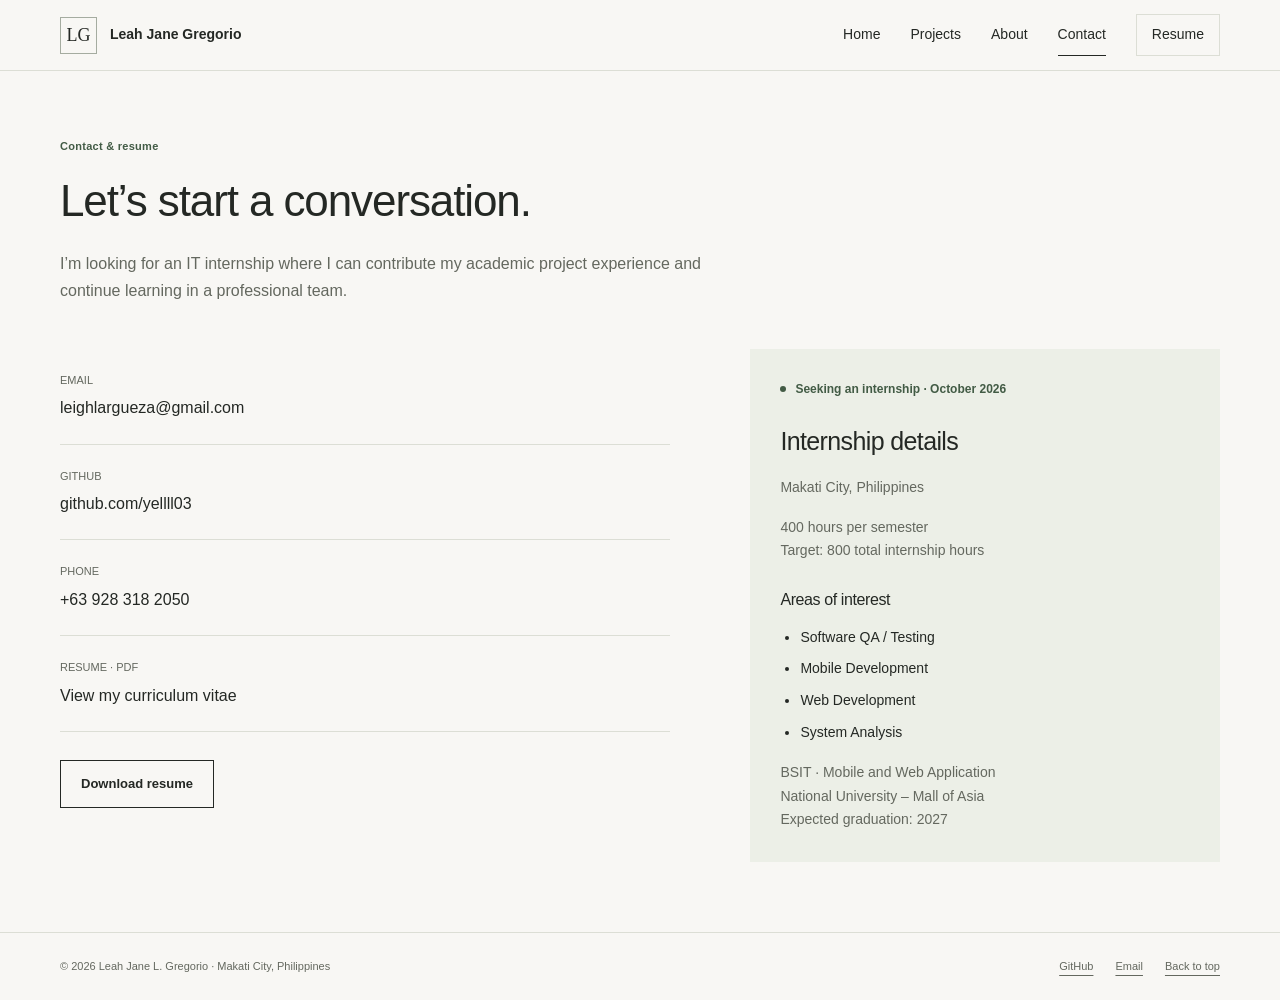
<file: contacts.html>
<!DOCTYPE html>
<html lang="en">
  <head>
    <meta charset="UTF-8">
    <meta name="viewport" content="width=device-width, initial-scale=1">
    <meta name="description" content="Contact Leah Jane Gregorio about IT internships and entry-level opportunities in software QA, mobile and web development, and system analysis.">
    <meta name="theme-color" content="#f8f7f4">
    <title>
      Contact | Leah Jane Gregorio
    </title>
    <link rel="icon" href="photos/lg-mark.svg" type="image/svg+xml">
    <link rel="stylesheet" href="css/portfolio.css">
    <script src="js/portfolio.js" defer>
    </script>
  </head>
  <body id="top">
    <a class="skip" href="#main">
      Skip to content
    </a>
    <header class="site-header">
      <div class="wrap header-inner">
        <a class="brand" href="index.html" aria-label="Leah Jane Gregorio — home">
          <span class="monogram" aria-hidden="true">LG</span>
          <span class="brand-name">
            Leah Jane Gregorio
          </span>
        </a>
        <button class="menu-toggle" type="button" aria-expanded="false" aria-controls="navigation">
          Menu
        </button>
        <nav class="navigation" id="navigation" aria-label="Main navigation">
          <a href="index.html">
            Home
          </a>
          <a href="projects.html">
            Projects
          </a>
          <a href="about.html">
            About
          </a>
          <a href="contacts.html" aria-current="page">
            Contact
          </a>
          <a class="resume-link" href="assets/Leah_Gregorio_CV.pdf" target="_blank" rel="noopener">
            Resume

          </a>
        </nav>
      </div>
    </header>
    <main id="main" class="wrap">
      <header class="page-heading">
        <p class="eyebrow">
          Contact &amp; resume
        </p>
        <h1>
          Let’s start a conversation.
        </h1>
        <p>
          I’m looking for an IT internship where I can contribute my academic project experience and continue learning in a professional team.
        </p>
      </header>
      <div class="contact-layout">
        <section aria-label="Contact details">
          <a class="contact-item" href="mailto:leighlargueza@gmail.com">
            <span>
              <small>
                EMAIL
              </small>
              leighlargueza@gmail.com
            </span>

          </a>
          <a class="contact-item" href="https://github.com/yellll03" target="_blank" rel="noopener">
            <span>
              <small>
                GITHUB
              </small>
              github.com/yellll03
            </span>

          </a>
          <a class="contact-item" href="tel:+639283182050">
            <span>
              <small>
                PHONE
              </small>
              +63 928 318 2050
            </span>

          </a>
          <a class="contact-item" href="assets/Leah_Gregorio_CV.pdf" target="_blank" rel="noopener">
            <span>
              <small>
                RESUME · PDF
              </small>
              View my curriculum vitae
            </span>

          </a>
          <div class="actions">
            <a class="button secondary" href="assets/Leah_Gregorio_CV.pdf" download="Leah_Gregorio_CV.pdf">
              Download resume
            </a>
          </div>
        </section>
        <aside class="note-panel">
          <div class="availability">
            Seeking an internship · October 2026
          </div>
          <h2>
            Internship details
          </h2>
          <p>
            Makati City, Philippines
          </p>
          <p>
            400 hours per semester
            <br>
            Target: 800 total internship hours
          </p>
          <h3 style="font-size:16px;margin-top:28px">
            Areas of interest
          </h3>
          <ul>
            <li>
              Software QA / Testing
            </li>
            <li>
              Mobile Development
            </li>
            <li>
              Web Development
            </li>
            <li>
              System Analysis
            </li>
          </ul>
          <p>
            BSIT · Mobile and Web Application
            <br>
            National University – Mall of Asia
            <br>
            Expected graduation: 2027
          </p>
        </aside>
      </div>
    </main>
    <footer class="site-footer">
      <div class="wrap footer-inner">
        <span>
          © 2026 Leah Jane L. Gregorio · Makati City, Philippines
        </span>
        <div class="footer-links">
          <a href="https://github.com/yellll03" target="_blank" rel="noopener">
            GitHub
          </a>
          <a href="mailto:leighlargueza@gmail.com">
            Email
          </a>
          <a href="#top">
            Back to top
          </a>
        </div>
      </div>
    </footer>
  </body>
</html>
</file>
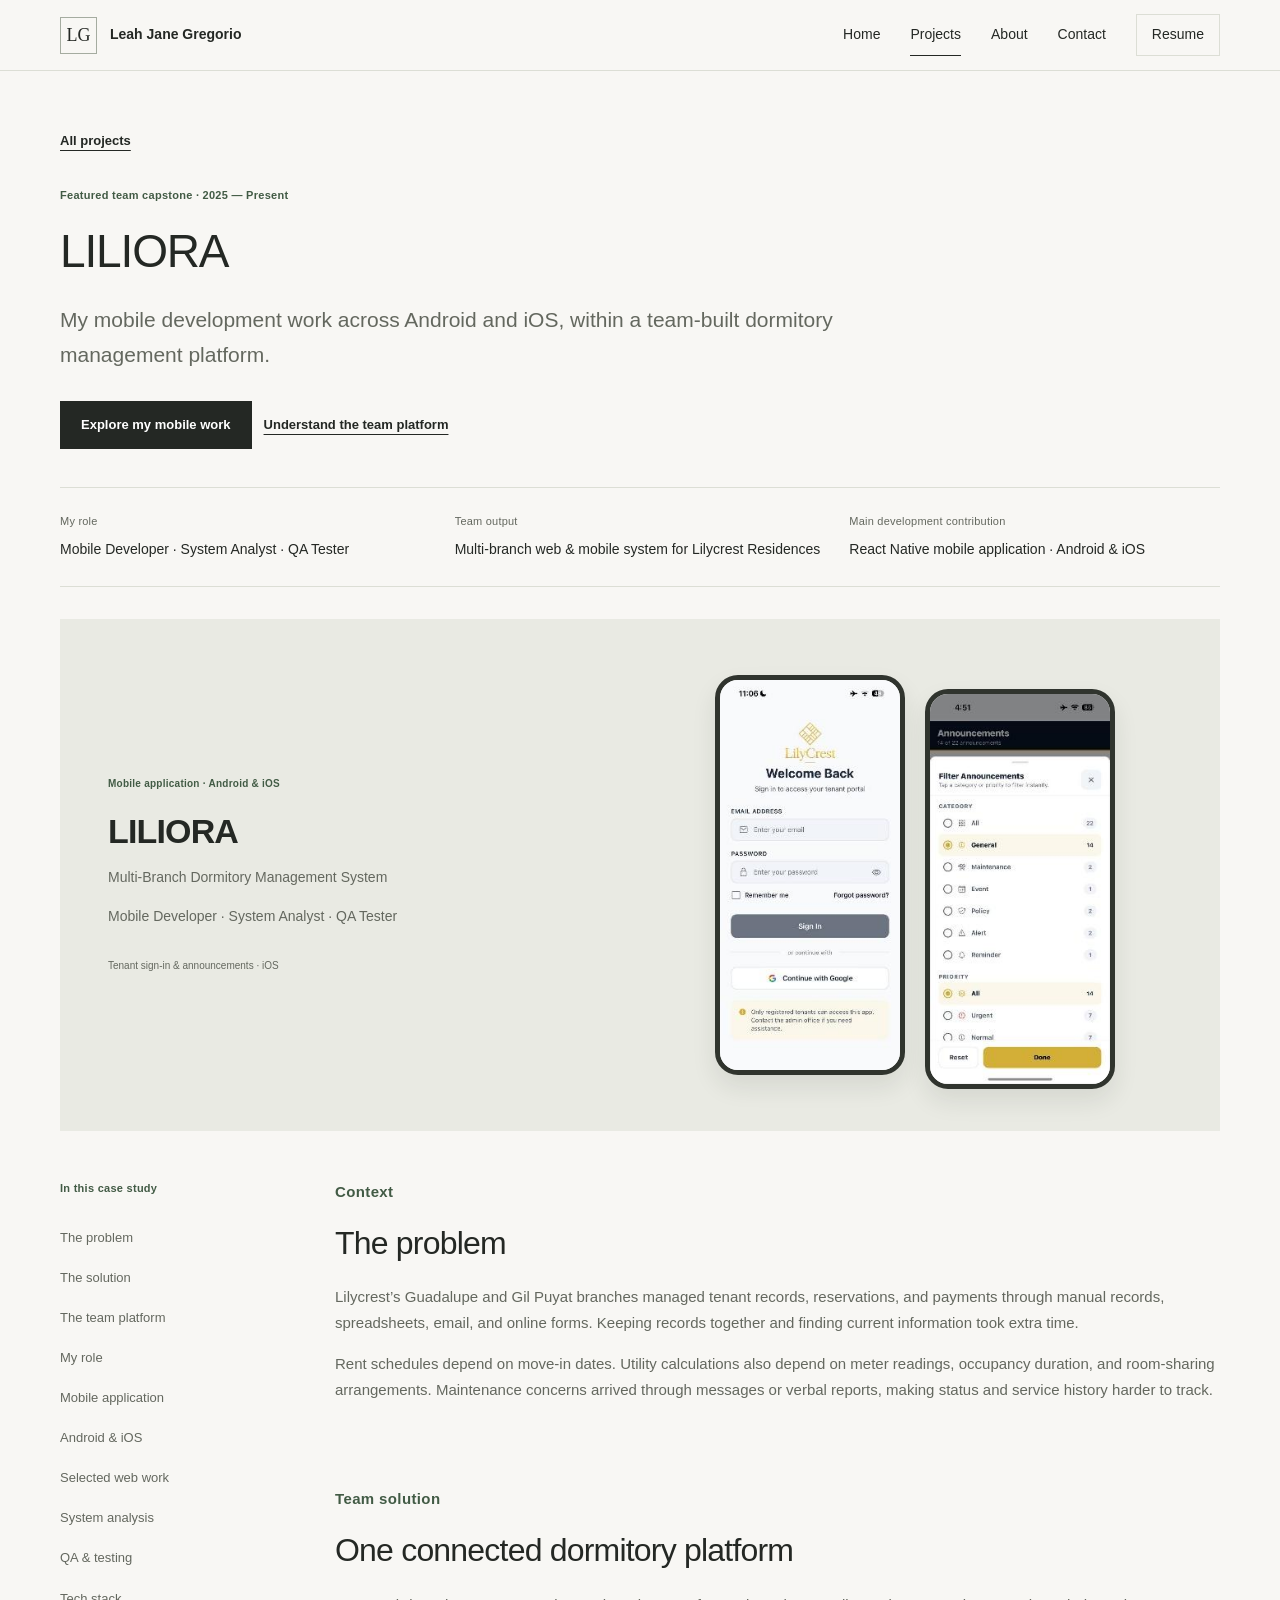
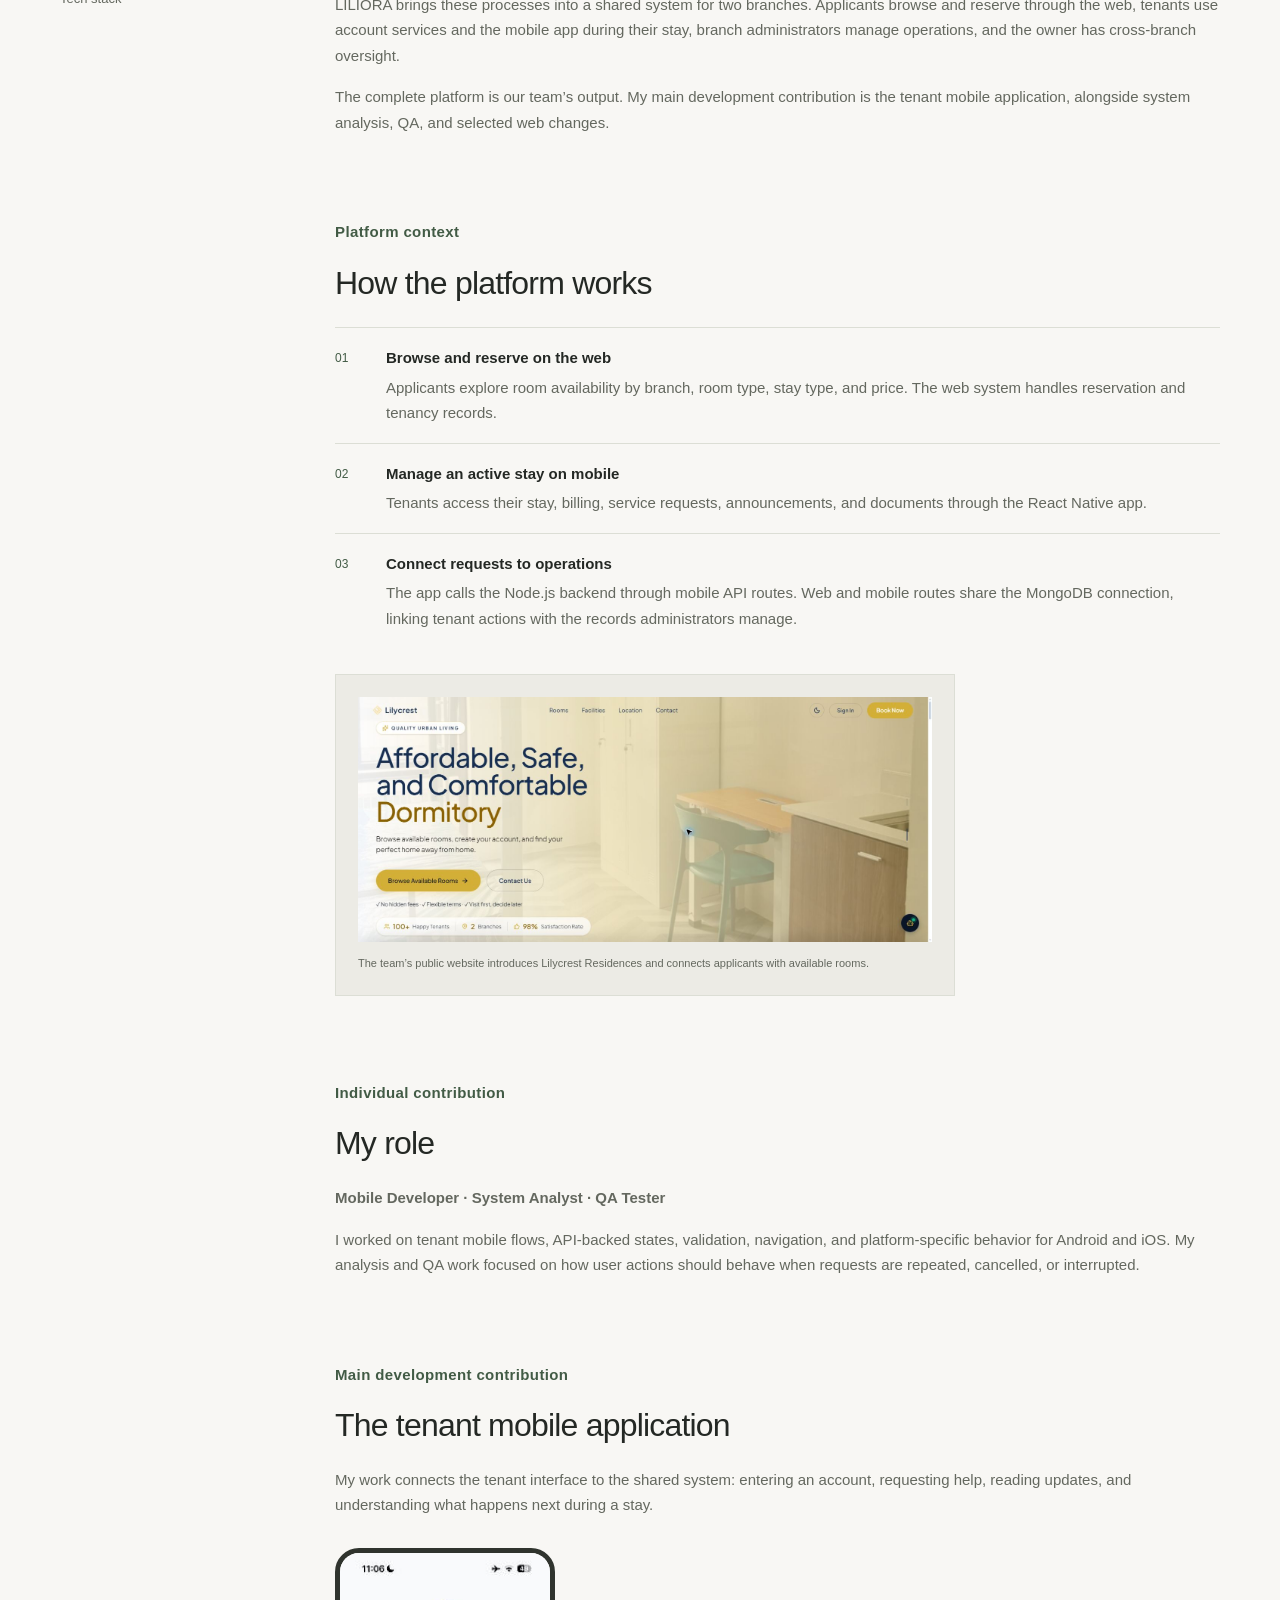
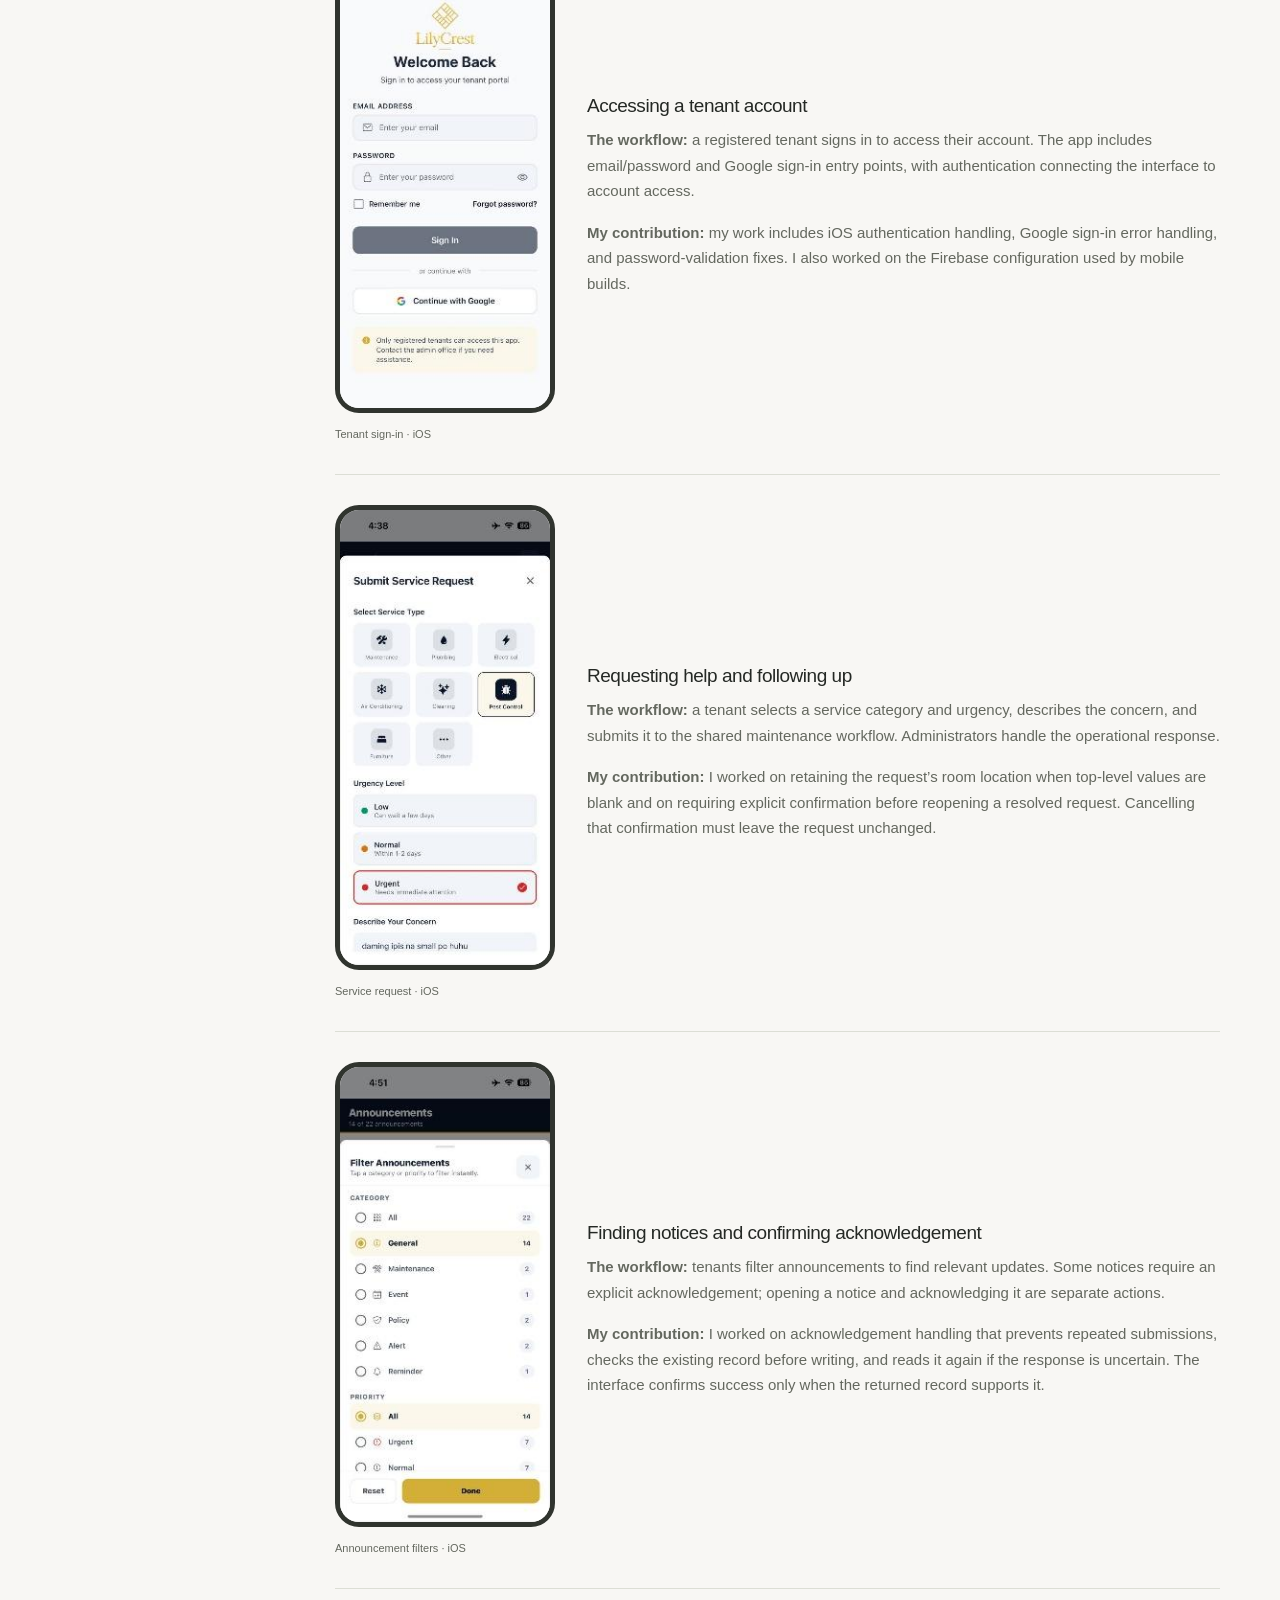
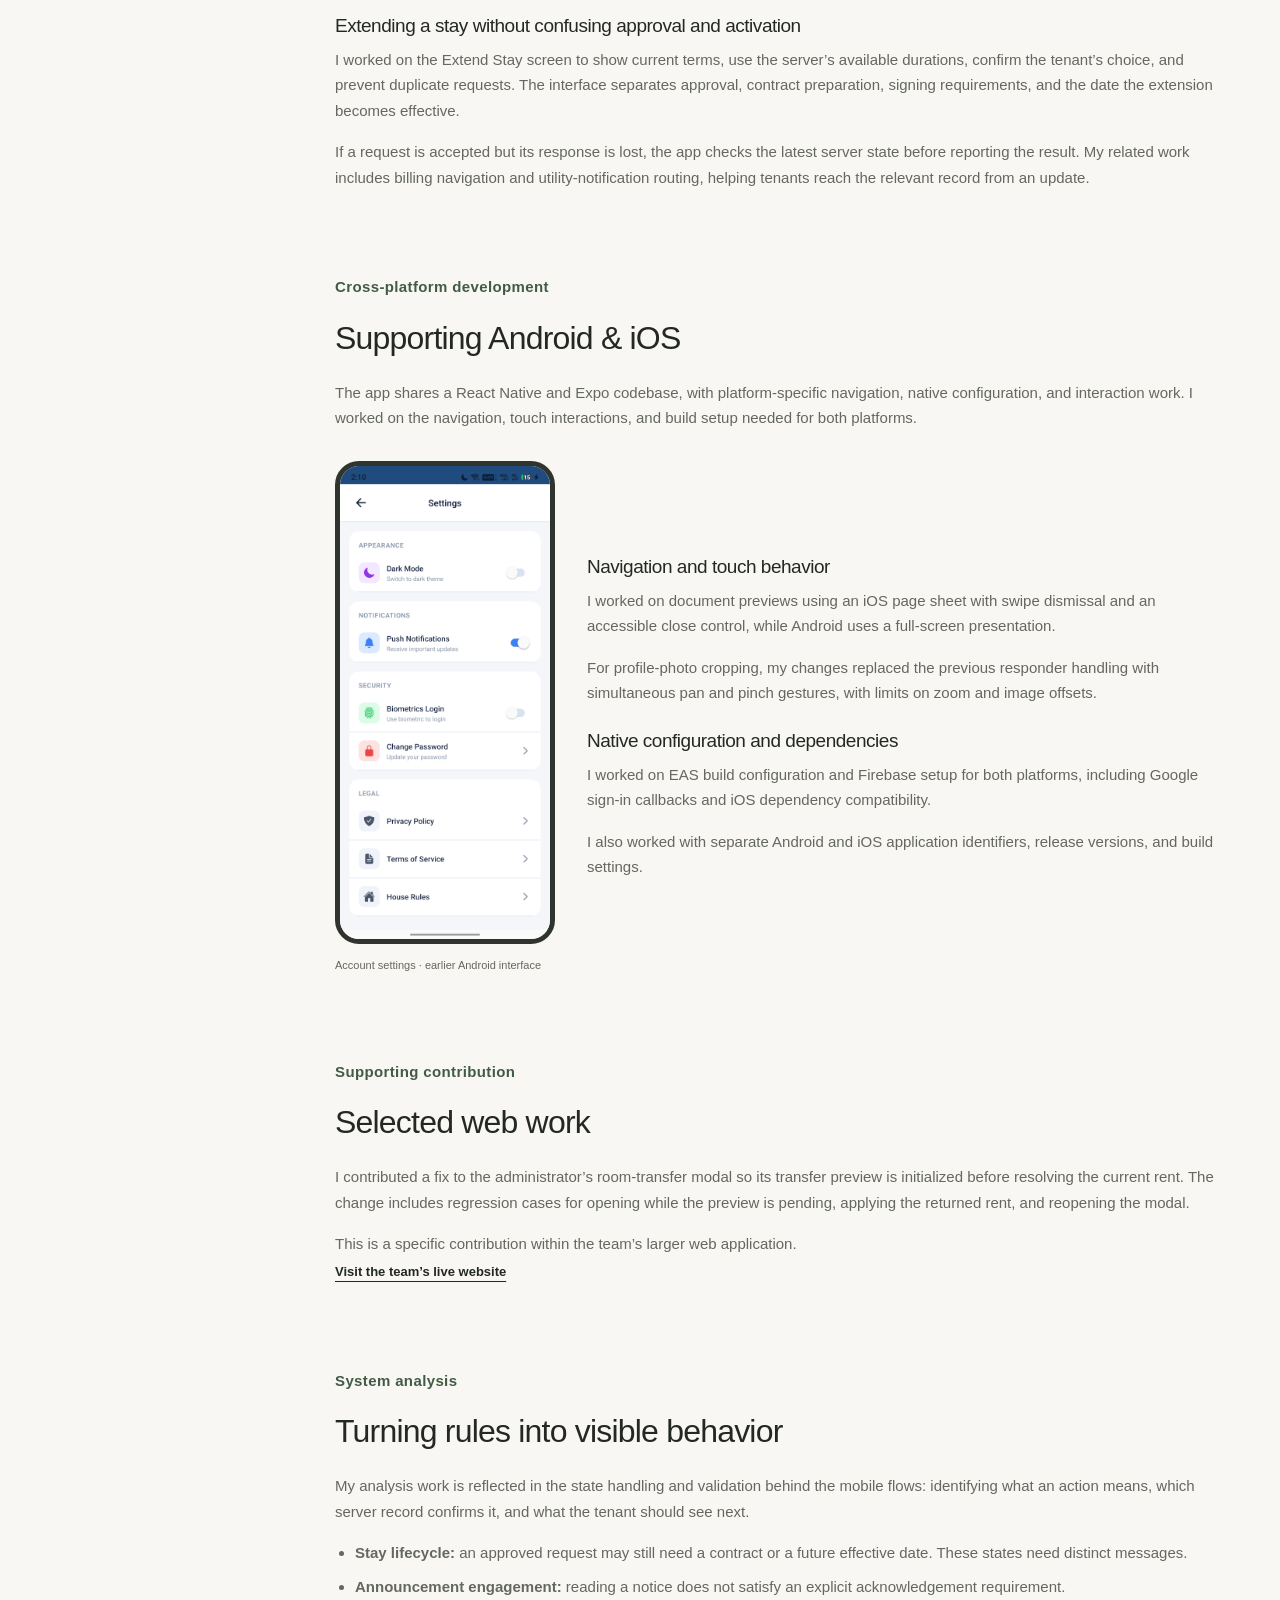
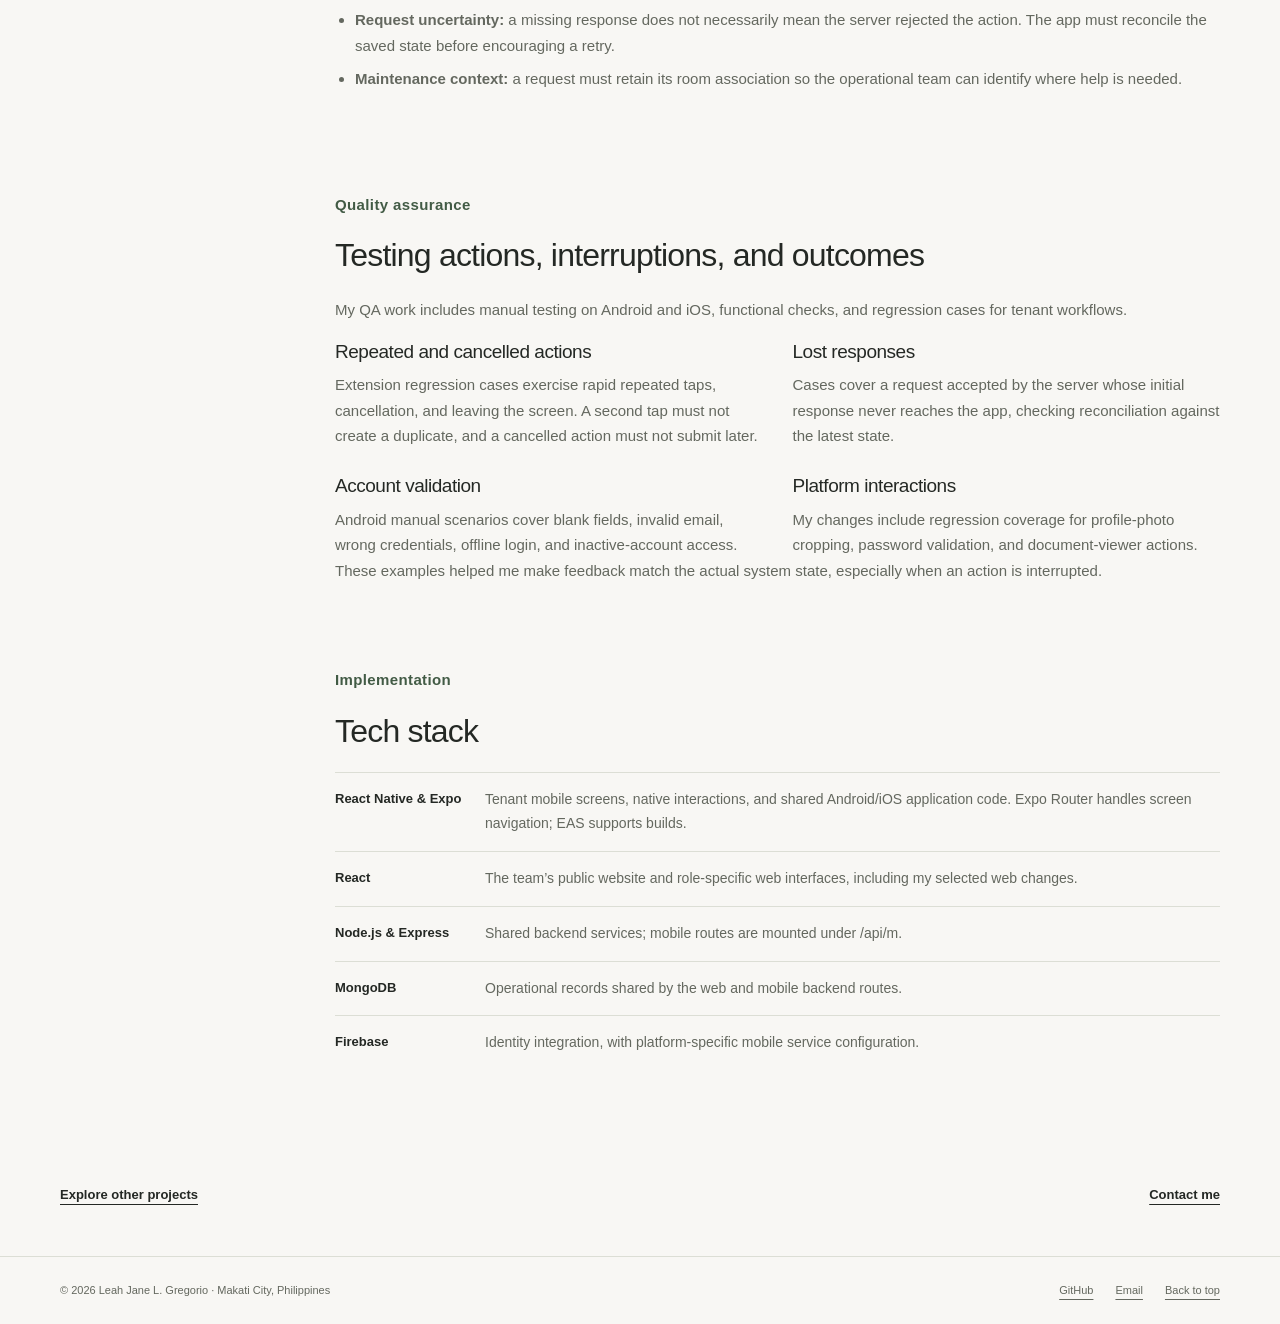
<file: liliora.html>
<!DOCTYPE html>
<html lang="en">
  <head>
    <meta charset="UTF-8">
    <meta name="viewport" content="width=device-width, initial-scale=1">
    <meta name="description" content="Leah Gregorio’s Android and iOS mobile development, system analysis, and QA contributions to the LILIORA team capstone.">
    <meta name="theme-color" content="#f8f7f4">
    <title>
      LILIORA | Leah Jane Gregorio
    </title>
    <link rel="icon" href="photos/lg-mark.svg" type="image/svg+xml">
    <link rel="stylesheet" href="css/portfolio.css">
    <link rel="stylesheet" href="css/case-studies.css">
    <script src="js/portfolio.js" defer>
    </script>
  </head>
  <body id="top">
    <a class="skip" href="#main">
      Skip to content
    </a>
    <header class="site-header">
      <div class="wrap header-inner">
        <a class="brand" href="index.html" aria-label="Leah Jane Gregorio — home">
          <span class="monogram" aria-hidden="true">LG</span>
          <span class="brand-name">
            Leah Jane Gregorio
          </span>
        </a>
        <button class="menu-toggle" type="button" aria-expanded="false" aria-controls="navigation">
          Menu
        </button>
        <nav class="navigation" id="navigation" aria-label="Main navigation">
          <a href="index.html">
            Home
          </a>
          <a href="projects.html" aria-current="page">
            Projects
          </a>
          <a href="about.html">
            About
          </a>
          <a href="contacts.html">
            Contact
          </a>
          <a class="resume-link" href="assets/Leah_Gregorio_CV.pdf" target="_blank" rel="noopener">
            Resume

          </a>
        </nav>
      </div>
    </header>
    <main id="main" class="wrap">
  <header class="case-intro">
    <a class="text-link back-link" href="projects.html"> All projects</a>
    <p class="eyebrow">Featured team capstone · 2025 — Present</p>
    <h1>LILIORA</h1>
    <p class="dek">My mobile development work across Android and iOS, within a team-built dormitory management platform.</p>
    <div class="actions"><a class="button primary" href="#mobile">Explore my mobile work</a><a class="text-link" href="#workflow">Understand the team platform</a></div>
  </header>
  <dl class="case-facts">
    <div><dt>My role</dt><dd>Mobile Developer · System Analyst · QA Tester</dd></div>
    <div><dt>Team output</dt><dd>Multi-branch web &amp; mobile system for Lilycrest Residences</dd></div>
    <div><dt>Main development contribution</dt><dd>React Native mobile application · Android &amp; iOS</dd></div>
  </dl>
  <div class="mobile-showcase">
  <div class="mobile-showcase-copy"><p class="eyebrow">Mobile application · Android &amp; iOS</p><h2>LILIORA</h2><p>Multi-Branch Dormitory Management System</p><p>Mobile Developer · System Analyst · QA Tester</p><span class="capture-label">Tenant sign-in & announcements · iOS</span></div>
  <div class="mobile-phones"><img src="photos/liliora-ios-login.jpeg" alt="Actual iOS tenant sign-in screen" width="219" height="475"><img src="photos/liliora-ios-filters.jpeg" alt="Actual iOS announcement category and priority filters" width="219" height="475"></div>
</div>
  <div class="case-layout">
    <nav class="case-toc" aria-label="Case study sections">
      <p class="eyebrow">In this case study</p>
      <a href="#background">The problem</a><a href="#solution">The solution</a><a href="#workflow">The team platform</a><a href="#contribution">My role</a><a href="#mobile">Mobile application</a><a href="#platforms">Android &amp; iOS</a><a href="#web">Selected web work</a><a href="#analysis">System analysis</a><a href="#testing">QA &amp; testing</a><a href="#technical">Tech stack</a>
    </nav>
    <div>
      <section class="chapter" id="background">
        <p class="eyebrow">Context</p><h2>The problem</h2>
        <p>Lilycrest’s Guadalupe and Gil Puyat branches managed tenant records, reservations, and payments through manual records, spreadsheets, email, and online forms. Keeping records together and finding current information took extra time.</p>
        <p>Rent schedules depend on move-in dates. Utility calculations also depend on meter readings, occupancy duration, and room-sharing arrangements. Maintenance concerns arrived through messages or verbal reports, making status and service history harder to track.</p>
      </section>
      <section class="chapter" id="solution">
        <p class="eyebrow">Team solution</p><h2>One connected dormitory platform</h2>
        <p>LILIORA brings these processes into a shared system for two branches. Applicants browse and reserve through the web, tenants use account services and the mobile app during their stay, branch administrators manage operations, and the owner has cross-branch oversight.</p>
        <p>The complete platform is our team’s output. My main development contribution is the tenant mobile application, alongside system analysis, QA, and selected web changes.</p>
      </section>
      <section class="chapter" id="workflow">
        <p class="eyebrow">Platform context</p><h2>How the platform works</h2>
        <ol class="workflow">
          <li><div><strong>Browse and reserve on the web</strong><p>Applicants explore room availability by branch, room type, stay type, and price. The web system handles reservation and tenancy records.</p></div></li>
          <li><div><strong>Manage an active stay on mobile</strong><p>Tenants access their stay, billing, service requests, announcements, and documents through the React Native app.</p></div></li>
          <li><div><strong>Connect requests to operations</strong><p>The app calls the Node.js backend through mobile API routes. Web and mobile routes share the MongoDB connection, linking tenant actions with the records administrators manage.</p></div></li>
        </ol>
        <figure class="capture platform-context"><a href="photos/lilycrest-live.png" target="_blank" rel="noopener"><img src="photos/lilycrest-live.png" alt="Team platform context: deployed Lilycrest public website" loading="lazy" width="1518" height="647"></a><figcaption>The team’s public website introduces Lilycrest Residences and connects applicants with available rooms.</figcaption></figure>
      </section>
      <section class="chapter" id="contribution">
        <p class="eyebrow">Individual contribution</p><h2>My role</h2>
        <p><strong>Mobile Developer · System Analyst · QA Tester</strong></p>
        <p>I worked on tenant mobile flows, API-backed states, validation, navigation, and platform-specific behavior for Android and iOS. My analysis and QA work focused on how user actions should behave when requests are repeated, cancelled, or interrupted.</p>

      </section>
      <section class="chapter" id="mobile">
        <span id="features"></span><p class="eyebrow">Main development contribution</p><h2>The tenant mobile application</h2>
        <p>My work connects the tenant interface to the shared system: entering an account, requesting help, reading updates, and understanding what happens next during a stay.</p>
        <article class="mobile-workflow">
          <figure><a href="photos/liliora-ios-login.jpeg" target="_blank" rel="noopener"><img src="photos/liliora-ios-login.jpeg" alt="Actual iOS sign-in screen with email, password, and Google sign-in options" loading="lazy" width="219" height="475"></a><figcaption>Tenant sign-in · iOS</figcaption></figure>
          <div><h3>Accessing a tenant account</h3><p><strong>The workflow:</strong> a registered tenant signs in to access their account. The app includes email/password and Google sign-in entry points, with authentication connecting the interface to account access.</p><p><strong>My contribution:</strong> my work includes iOS authentication handling, Google sign-in error handling, and password-validation fixes. I also worked on the Firebase configuration used by mobile builds.</p></div>
        </article>
        <article class="mobile-workflow">
          <figure><a href="photos/liliora-ios-request.jpeg" target="_blank" rel="noopener"><img src="photos/liliora-ios-request.jpeg" alt="Actual iOS service request form showing category, urgency, and a sample concern" loading="lazy" width="219" height="475"></a><figcaption>Service request · iOS</figcaption></figure>
          <div><h3>Requesting help and following up</h3><p><strong>The workflow:</strong> a tenant selects a service category and urgency, describes the concern, and submits it to the shared maintenance workflow. Administrators handle the operational response.</p><p><strong>My contribution:</strong> I worked on retaining the request’s room location when top-level values are blank and on requiring explicit confirmation before reopening a resolved request. Cancelling that confirmation must leave the request unchanged.</p></div>
        </article>
        <article class="mobile-workflow">
          <figure><a href="photos/liliora-ios-filters.jpeg" target="_blank" rel="noopener"><img src="photos/liliora-ios-filters.jpeg" alt="Actual iOS announcement filters for categories and priority" loading="lazy" width="219" height="475"></a><figcaption>Announcement filters · iOS</figcaption></figure>
          <div><h3>Finding notices and confirming acknowledgement</h3><p><strong>The workflow:</strong> tenants filter announcements to find relevant updates. Some notices require an explicit acknowledgement; opening a notice and acknowledging it are separate actions.</p><p><strong>My contribution:</strong> I worked on acknowledgement handling that prevents repeated submissions, checks the existing record before writing, and reads it again if the response is uncertain. The interface confirms success only when the returned record supports it.</p></div>
        </article>
        <h3>Extending a stay without confusing approval and activation</h3>
        <p>I worked on the Extend Stay screen to show current terms, use the server’s available durations, confirm the tenant’s choice, and prevent duplicate requests. The interface separates approval, contract preparation, signing requirements, and the date the extension becomes effective.</p>
        <p>If a request is accepted but its response is lost, the app checks the latest server state before reporting the result. My related work includes billing navigation and utility-notification routing, helping tenants reach the relevant record from an update.</p>

      </section>
      <section class="chapter" id="platforms">
        <p class="eyebrow">Cross-platform development</p><h2>Supporting Android &amp; iOS</h2>
        <p>The app shares a React Native and Expo codebase, with platform-specific navigation, native configuration, and interaction work. I worked on the navigation, touch interactions, and build setup needed for both platforms.</p>
        <div class="mobile-workflow android-workflow">
          <figure><a href="photos/liliora-mobile-settings.png" target="_blank" rel="noopener"><img src="photos/liliora-mobile-settings.png" alt="Tenant account settings in an earlier Android interface" loading="lazy" width="1080" height="2436"></a><figcaption>Account settings · earlier Android interface</figcaption></figure>
          <div><h3>Navigation and touch behavior</h3><p>I worked on document previews using an iOS page sheet with swipe dismissal and an accessible close control, while Android uses a full-screen presentation.</p><p>For profile-photo cropping, my changes replaced the previous responder handling with simultaneous pan and pinch gestures, with limits on zoom and image offsets.</p><h3>Native configuration and dependencies</h3><p>I worked on EAS build configuration and Firebase setup for both platforms, including Google sign-in callbacks and iOS dependency compatibility.</p><p>I also worked with separate Android and iOS application identifiers, release versions, and build settings.</p></div>
        </div>
      </section>
      <section class="chapter" id="web">
        <p class="eyebrow">Supporting contribution</p><h2>Selected web work</h2>
        <p>I contributed a fix to the administrator’s room-transfer modal so its transfer preview is initialized before resolving the current rent. The change includes regression cases for opening while the preview is pending, applying the returned rent, and reopening the modal.</p>
        <p>This is a specific contribution within the team’s larger web application.</p>
        <a class="text-link" href="https://www.lilycrest.space/" target="_blank" rel="noopener">Visit the team’s live website</a>
      </section>
      <section class="chapter" id="analysis">
        <p class="eyebrow">System analysis</p><h2>Turning rules into visible behavior</h2>
        <p>My analysis work is reflected in the state handling and validation behind the mobile flows: identifying what an action means, which server record confirms it, and what the tenant should see next.</p>
        <ul><li><strong>Stay lifecycle:</strong> an approved request may still need a contract or a future effective date. These states need distinct messages.</li><li><strong>Announcement engagement:</strong> reading a notice does not satisfy an explicit acknowledgement requirement.</li><li><strong>Request uncertainty:</strong> a missing response does not necessarily mean the server rejected the action. The app must reconcile the saved state before encouraging a retry.</li><li><strong>Maintenance context:</strong> a request must retain its room association so the operational team can identify where help is needed.</li></ul>
      </section>
      <section class="chapter" id="testing">
        <p class="eyebrow">Quality assurance</p><h2>Testing actions, interruptions, and outcomes</h2>
        <p>My QA work includes manual testing on Android and iOS, functional checks, and regression cases for tenant workflows.</p>
        <div class="module-grid"><article><h3>Repeated and cancelled actions</h3><p>Extension regression cases exercise rapid repeated taps, cancellation, and leaving the screen. A second tap must not create a duplicate, and a cancelled action must not submit later.</p></article><article><h3>Lost responses</h3><p>Cases cover a request accepted by the server whose initial response never reaches the app, checking reconciliation against the latest state.</p></article><article><h3>Account validation</h3><p>Android manual scenarios cover blank fields, invalid email, wrong credentials, offline login, and inactive-account access.</p></article><article><h3>Platform interactions</h3><p>My changes include regression coverage for profile-photo cropping, password validation, and document-viewer actions.</p></article></div>
        <p>These examples helped me make feedback match the actual system state, especially when an action is interrupted.</p>
      </section>
      <section class="chapter" id="technical">
        <p class="eyebrow">Implementation</p><h2>Tech stack</h2>
        <dl class="technical-map"><div><dt>React Native &amp; Expo</dt><dd>Tenant mobile screens, native interactions, and shared Android/iOS application code. Expo Router handles screen navigation; EAS supports builds.</dd></div><div><dt>React</dt><dd>The team’s public website and role-specific web interfaces, including my selected web changes.</dd></div><div><dt>Node.js &amp; Express</dt><dd>Shared backend services; mobile routes are mounted under /api/m.</dd></div><div><dt>MongoDB</dt><dd>Operational records shared by the web and mobile backend routes.</dd></div><div><dt>Firebase</dt><dd>Identity integration, with platform-specific mobile service configuration.</dd></div></dl>

      </section>
    </div>
  </div>
  <div class="case-next"><a class="text-link" href="projects.html"> Explore other projects</a><a class="text-link" href="contacts.html">Contact me</a></div>
</main>
    <footer class="site-footer">
      <div class="wrap footer-inner">
        <span>
          © 2026 Leah Jane L. Gregorio · Makati City, Philippines
        </span>
        <div class="footer-links">
          <a href="https://github.com/yellll03" target="_blank" rel="noopener">
            GitHub
          </a>
          <a href="mailto:leighlargueza@gmail.com">
            Email
          </a>
          <a href="#top">
            Back to top
          </a>
        </div>
      </div>
    </footer>
  </body>
</html>
</file>
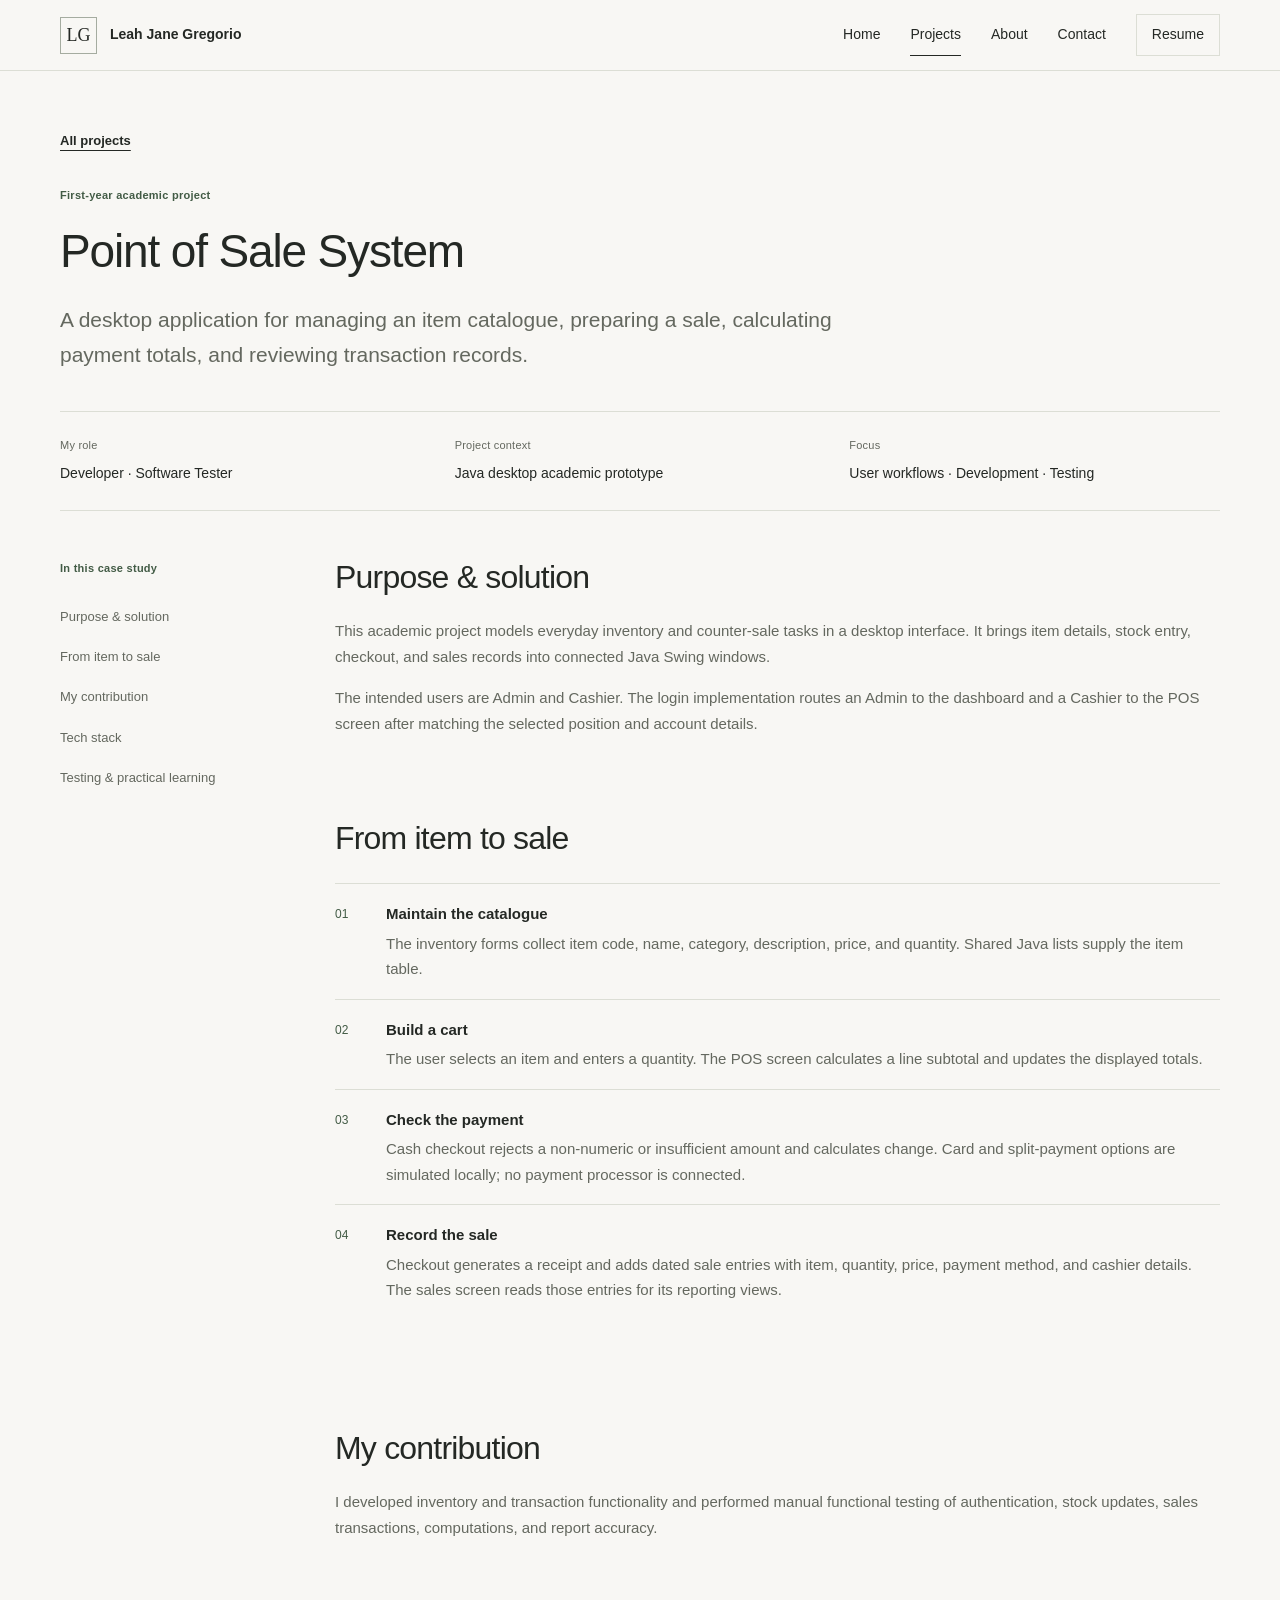
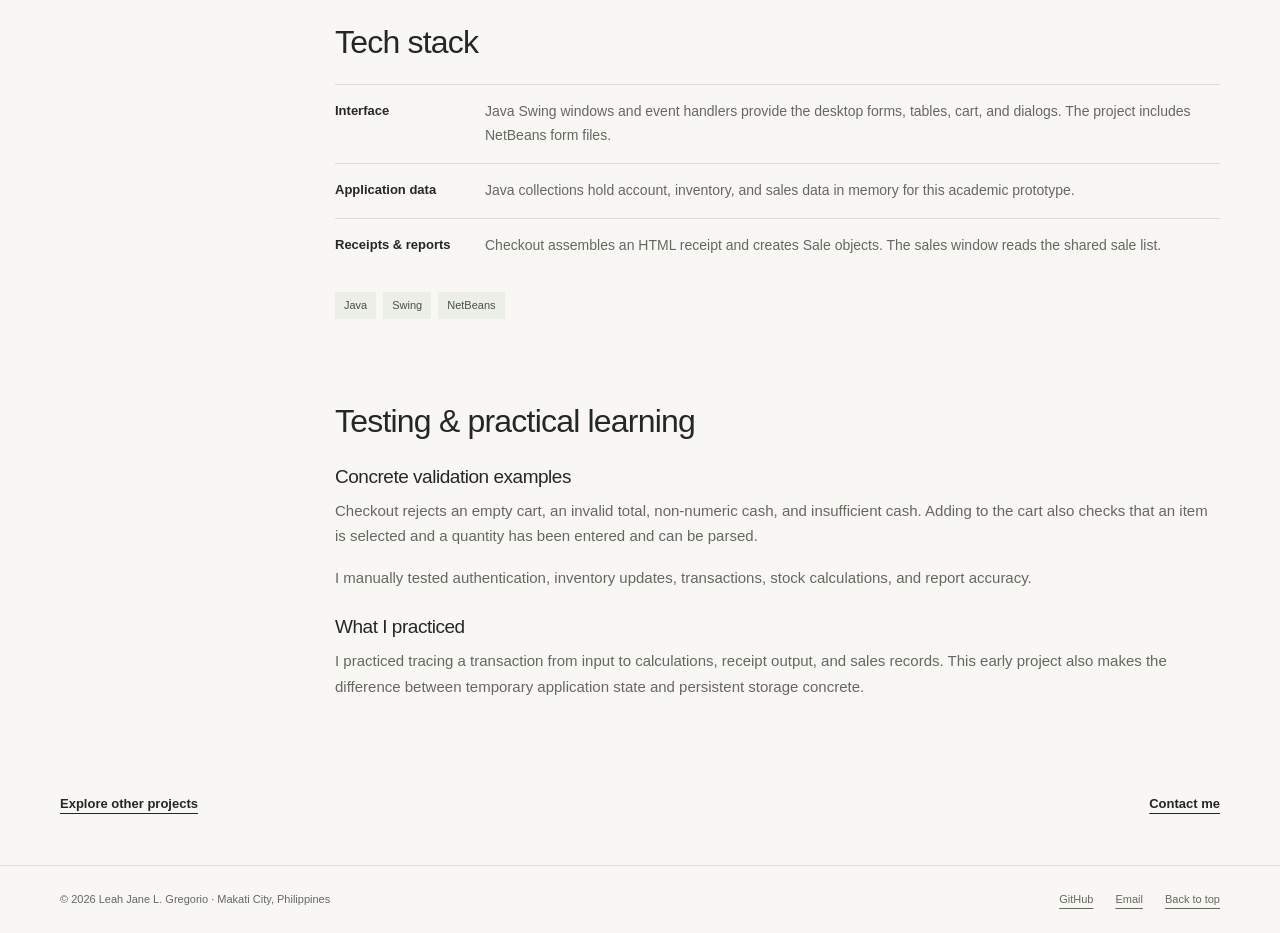
<file: pos.html>
<!DOCTYPE html>
<html lang="en">
  <head>
    <meta charset="UTF-8">
    <meta name="viewport" content="width=device-width, initial-scale=1">
    <meta name="description" content="A desktop application for managing an item catalogue, preparing a sale, calculating payment totals, and reviewing transaction records.">
    <meta name="theme-color" content="#f8f7f4">
    <title>
      Point of Sale System | Leah Jane Gregorio
    </title>
    <link rel="icon" href="photos/lg-mark.svg" type="image/svg+xml">
    <link rel="stylesheet" href="css/portfolio.css">
    <link rel="stylesheet" href="css/case-studies.css">
    <script src="js/portfolio.js" defer>
    </script>
  </head>
  <body id="top">
    <a class="skip" href="#main">
      Skip to content
    </a>
    <header class="site-header">
      <div class="wrap header-inner">
        <a class="brand" href="index.html" aria-label="Leah Jane Gregorio — home">
          <span class="monogram" aria-hidden="true">LG</span>
          <span class="brand-name">
            Leah Jane Gregorio
          </span>
        </a>
        <button class="menu-toggle" type="button" aria-expanded="false" aria-controls="navigation">
          Menu
        </button>
        <nav class="navigation" id="navigation" aria-label="Main navigation">
          <a href="index.html">
            Home
          </a>
          <a href="projects.html" aria-current="page">
            Projects
          </a>
          <a href="about.html">
            About
          </a>
          <a href="contacts.html">
            Contact
          </a>
          <a class="resume-link" href="assets/Leah_Gregorio_CV.pdf" target="_blank" rel="noopener">
            Resume

          </a>
        </nav>
      </div>
    </header>
    <main id="main" class="wrap">
      <header class="case-intro">
        <a class="text-link back-link" href="projects.html"> All projects
        </a>
        <p class="eyebrow">
          First-year academic project
        </p>
        <h1>
          Point of Sale System
        </h1>
        <p class="dek">
          A desktop application for managing an item catalogue, preparing a sale, calculating payment totals, and reviewing transaction records.
        </p>
      </header>
      <dl class="case-facts">
        <div>
          <dt>
            My role
          </dt>
          <dd>
            Developer · Software Tester
          </dd>
        </div>
        <div>
          <dt>
            Project context
          </dt>
          <dd>
            Java desktop academic prototype
          </dd>
        </div>
        <div>
          <dt>
            Focus
          </dt>
          <dd>
            User workflows · Development · Testing
          </dd>
        </div>
      </dl>
      <div class="case-layout">
        <nav class="case-toc" aria-label="Case study sections">
          <p class="eyebrow">
            In this case study
          </p>
          <a href="#background">
            Purpose & solution
          </a>
          <a href="#workflow">
            From item to sale
          </a>
          <a href="#contribution">
            My contribution
          </a>
          <a href="#technical">
            Tech stack
          </a>
          <a href="#testing">
            Testing & practical learning
          </a>
        </nav>
        <div>
          <section class="chapter" id="background">
            <h2>
              Purpose & solution
            </h2>
            <p>
              This academic project models everyday inventory and counter-sale tasks in a desktop interface. It brings item details, stock entry, checkout, and sales records into connected Java Swing windows.
            </p>
            <p>
              The intended users are Admin and Cashier. The login implementation routes an Admin to the dashboard and a Cashier to the POS screen after matching the selected position and account details.
            </p>
          </section>
          <section class="chapter" id="workflow">
            <h2>
              From item to sale
            </h2>
            <ol class="workflow">
              <li>
                <div>
                  <strong>
                    Maintain the catalogue
                  </strong>
                  <p>
                    The inventory forms collect item code, name, category, description, price, and quantity. Shared Java lists supply the item table.
                  </p>
                </div>
              </li>
              <li>
                <div>
                  <strong>
                    Build a cart
                  </strong>
                  <p>
                    The user selects an item and enters a quantity. The POS screen calculates a line subtotal and updates the displayed totals.
                  </p>
                </div>
              </li>
              <li>
                <div>
                  <strong>
                    Check the payment
                  </strong>
                  <p>
                    Cash checkout rejects a non-numeric or insufficient amount and calculates change. Card and split-payment options are simulated locally; no payment processor is connected.
                  </p>
                </div>
              </li>
              <li>
                <div>
                  <strong>
                    Record the sale
                  </strong>
                  <p>
                    Checkout generates a receipt and adds dated sale entries with item, quantity, price, payment method, and cashier details. The sales screen reads those entries for its reporting views.
                  </p>
                </div>
              </li>
            </ol>
          </section>
          <section class="chapter" id="contribution">
            <h2>
              My contribution
            </h2>
            <p>
              I developed inventory and transaction functionality and performed manual functional testing of authentication, stock updates, sales transactions, computations, and report accuracy.
            </p>

          </section>
          <section class="chapter" id="technical">
            <h2>
              Tech stack
            </h2>
            <dl class="technical-map">
              <div>
                <dt>
                  Interface
                </dt>
                <dd>
                  Java Swing windows and event handlers provide the desktop forms, tables, cart, and dialogs. The project includes NetBeans form files.
                </dd>
              </div>
              <div>
                <dt>
                  Application data
                </dt>
                <dd>
                  Java collections hold account, inventory, and sales data in memory for this academic prototype.
                </dd>
              </div>
              <div>
                <dt>
                  Receipts & reports
                </dt>
                <dd>
                  Checkout assembles an HTML receipt and creates Sale objects. The sales window reads the shared sale list.
                </dd>
              </div>
            </dl>
            <div class="tags">
              <span>
                Java
              </span>
              <span>
                Swing
              </span>
              <span>
                NetBeans
              </span>
            </div>

          </section>
          <section class="chapter" id="testing">
            <h2>
              Testing & practical learning
            </h2>
            <h3>
              Concrete validation examples
            </h3>
            <p>
              Checkout rejects an empty cart, an invalid total, non-numeric cash, and insufficient cash. Adding to the cart also checks that an item is selected and a quantity has been entered and can be parsed.
            </p>
            <p>
              I manually tested authentication, inventory updates, transactions, stock calculations, and report accuracy.
            </p>
            <h3>
              What I practiced
            </h3>
            <p>
              I practiced tracing a transaction from input to calculations, receipt output, and sales records. This early project also makes the difference between temporary application state and persistent storage concrete.
            </p>

          </section>
        </div>
      </div>
      <div class="case-next">
        <a class="text-link" href="projects.html"> Explore other projects
        </a>
        <a class="text-link" href="contacts.html">
          Contact me
        </a>
      </div>
    </main>
    <footer class="site-footer">
      <div class="wrap footer-inner">
        <span>
          © 2026 Leah Jane L. Gregorio · Makati City, Philippines
        </span>
        <div class="footer-links">
          <a href="https://github.com/yellll03" target="_blank" rel="noopener">
            GitHub
          </a>
          <a href="mailto:leighlargueza@gmail.com">
            Email
          </a>
          <a href="#top">
            Back to top
          </a>
        </div>
      </div>
    </footer>
  </body>
</html>
</file>
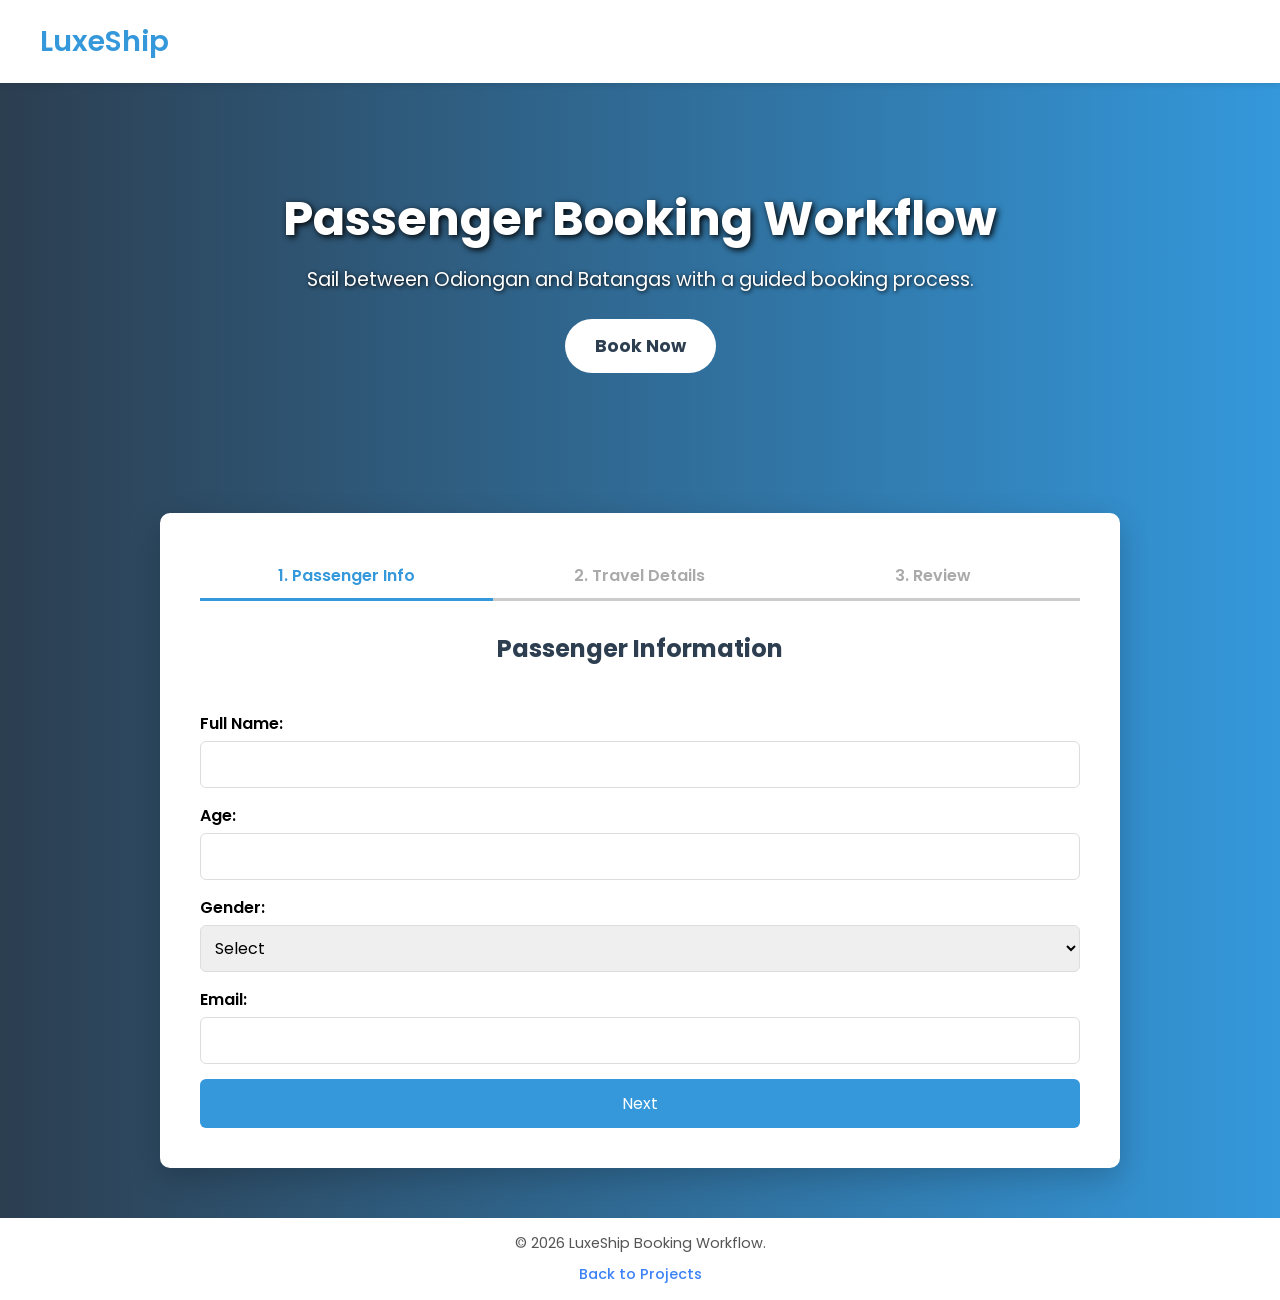
<file: project2.html>
<!DOCTYPE html>
<html lang="en">
<head>
  <meta charset="UTF-8" />
  <meta name="viewport" content="width=device-width, initial-scale=1.0" />
  <link rel="icon" href="photos/favicon.ico" type="image/x-icon" />
  <title>LuxeShip Booking Workflow</title>
  <link rel="stylesheet" href="css/project2.css" />
  <link href="https://fonts.googleapis.com/css2?family=Poppins:wght@400;600&display=swap" rel="stylesheet">
</head>
<body>
  <header class="navbar">
    <h1 class="logo">LuxeShip</h1>
    <div id="scroll-progress"></div>
  </header>

  <section class="landing">
    <h1>Passenger Booking Workflow</h1>
    <p>Sail between Odiongan and Batangas with a guided booking process.</p>
    <button class="btn-landing" id="go-to-booking">Book Now</button>
  </section>

  <main class="container" id="booking-section">
    <div class="progress-bar">
      <div class="step active" id="step1">1. Passenger Info</div>
      <div class="step" id="step2">2. Travel Details</div>
      <div class="step" id="step3">3. Review</div>
    </div>

    <form id="booking-form">
      <div class="form-step" id="form-step-1">
        <h2>Passenger Information</h2>
        <label>Full Name: <input type="text" id="name" required /></label>
        <label>Age: <input type="number" id="age" required /></label>
        <label>Gender:
          <select id="gender" required>
            <option value="">Select</option>
            <option>Male</option>
            <option>Female</option>
            <option>Other</option>
          </select>
        </label>
        <label>Email: <input type="email" id="email" required /></label>
        <button type="button" id="next1" class="btn">Next</button>
      </div>

      <div class="form-step hidden" id="form-step-2">
        <h2>Travel Details</h2>
        <label>From:
          <select id="from" required>
            <option value="">Select</option>
            <option value="Odiongan">Odiongan</option>
            <option value="Batangas">Batangas</option>
          </select>
        </label>
        <label>To: <input type="text" id="to" readonly /></label>
        <label>Date: <input type="date" id="date" required /></label>
        <label>Departure Time:
          <select id="time" required>
            <option value="">Select</option>
            <option value="3:00 PM">3:00 PM</option>
            <option value="5:00 PM">5:00 PM</option>
          </select>
        </label>
        <label>Class:
          <select id="class" required>
            <option value="">Select</option>
            <option value="Super Value">Super Value - PHP 700</option>
            <option value="Tourist">Tourist - PHP 900</option>
            <option value="Cabin">Cabin - PHP 1200</option>
            <option value="Suite">Suite - PHP 1500</option>
          </select>
        </label>
        <label>Total Fare: <input type="text" id="fare" readonly /></label>

        <div class="button-group">
          <button type="button" id="back1" class="btn-alt">Back</button>
          <button type="button" id="next2" class="btn">Next</button>
        </div>
      </div>

      <div class="form-step hidden" id="form-step-3">
        <h2>Review and Confirm</h2>
        <div id="review-summary"></div>

        <div class="button-group">
          <button type="button" id="back2" class="btn-alt">Back</button>
          <button type="submit" id="confirm" class="btn">Confirm Booking</button>
          <button type="button" id="cancel" class="btn-cancel">Cancel</button>
        </div>
      </div>
    </form>
  </main>

  <div id="receipt-modal" class="modal hidden">
    <div class="modal-content">
      <span id="close-modal">&times;</span>
      <h3>Booking Receipt</h3>
      <p id="receipt-text"></p>
      <img id="qr-code" alt="Generated QR code for booking receipt" />
    </div>
  </div>

  <footer class="footer">
    <p>&copy; 2026 LuxeShip Booking Workflow.</p>
    <a href="projects.html" class="back-link">Back to Projects</a>
  </footer>

  <script src="js/project2.js"></script>
</body>
</html>
</file>
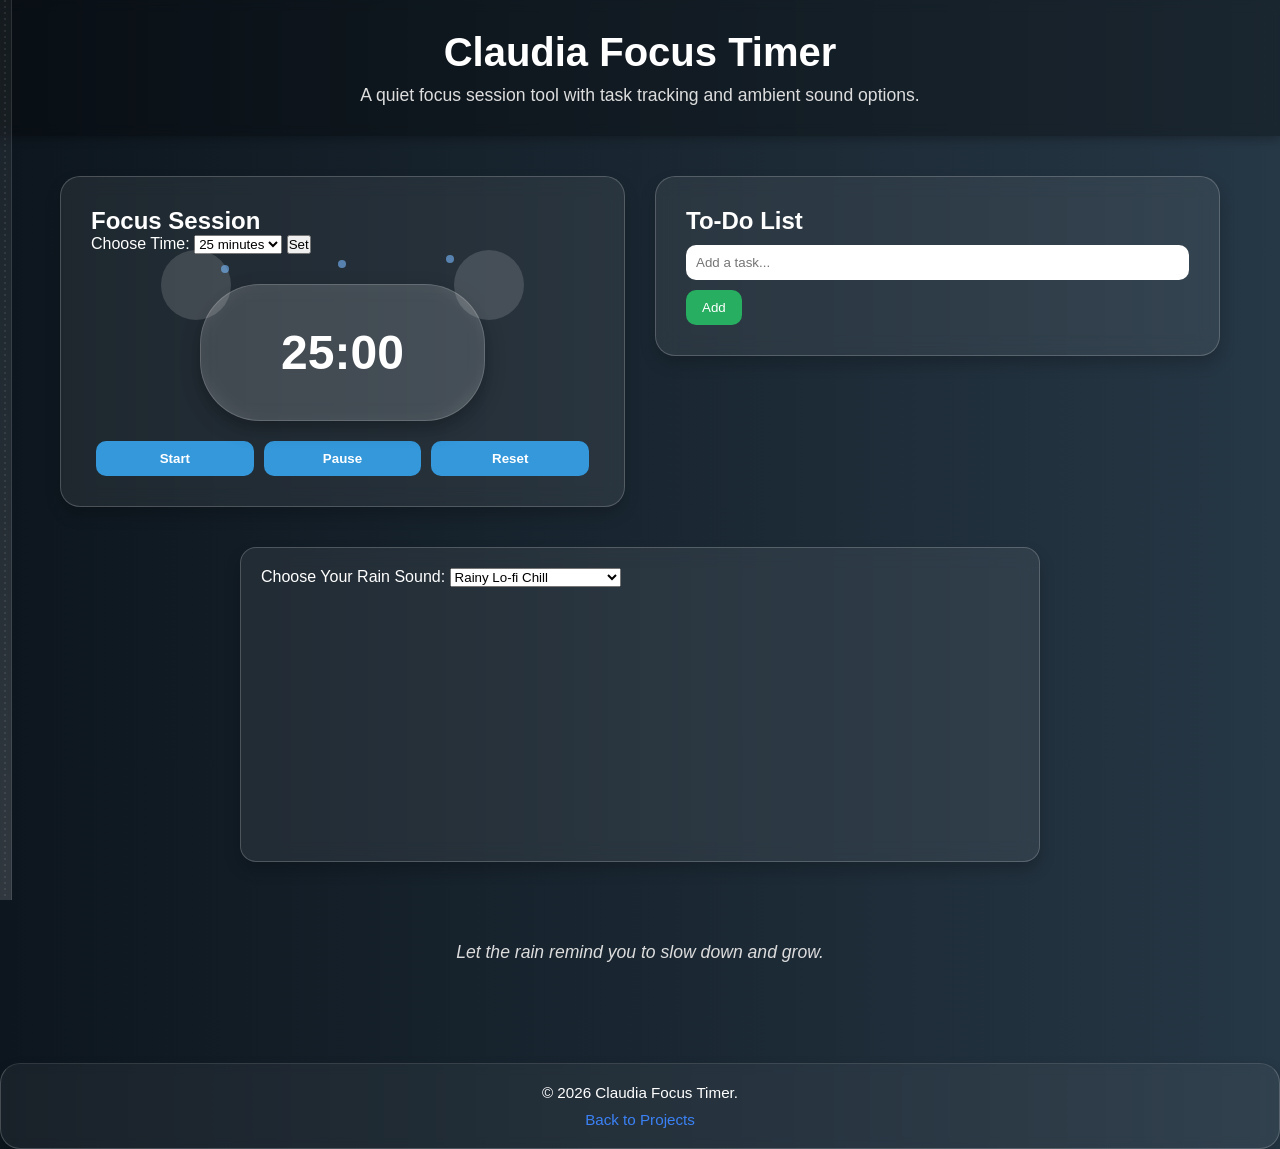
<file: project3.html>
<!DOCTYPE html>
<html lang="en">
<head>
  <meta charset="UTF-8" />
  <meta name="viewport" content="width=device-width, initial-scale=1.0" />
  <link rel="icon" href="photos/favicon.ico" type="image/x-icon" />
  <title>Claudia Focus Timer</title>
  <link rel="stylesheet" href="css/project3.css" />
</head>
<body>
  <header class="main-header">
    <h1>Claudia Focus Timer</h1>
    <p>A quiet focus session tool with task tracking and ambient sound options.</p>
  </header>

  <aside class="scroll-sidebar" aria-hidden="true"></aside>

  <main class="main-wrapper">
    <section class="focus-panel">
      <div class="timer-box glass">
        <h2>Focus Session</h2>
        <label for="focus-time">Choose Time:</label>
        <select id="focus-time">
          <option value="900">15 minutes</option>
          <option value="1500" selected>25 minutes</option>
          <option value="2700">45 minutes</option>
          <option value="3600">1 hour</option>
        </select>
        <button onclick="setFocusTime()">Set</button>

        <div class="cloud-wrapper">
          <div class="cloud-shape">
            <span id="timer-display">25:00</span>
            <div class="raindrop drop1"></div>
            <div class="raindrop drop2"></div>
            <div class="raindrop drop3"></div>
          </div>
        </div>

        <div class="controls">
          <button onclick="startTimer()">Start</button>
          <button onclick="pauseTimer()">Pause</button>
          <button onclick="resetTimer()">Reset</button>
        </div>
      </div>

      <div class="todo-box glass">
        <h2>To-Do List</h2>
        <input type="text" id="task-input" placeholder="Add a task..." />
        <button onclick="addTask()">Add</button>
        <ul id="task-list" class="task-list"></ul>
      </div>
    </section>

    <section class="sound-box glass">
      <label for="sound-theme">Choose Your Rain Sound:</label>
      <select id="sound-theme" onchange="changeSound()">
        <option value="lofi">Rainy Lo-fi Chill</option>
        <option value="cafe">Umbrella Cafe Ambience</option>
        <option value="window">Rain on Street Vibes</option>
      </select>

      <div class="yt-embed">
        <iframe
          id="yt-player"
          src=""
          title="Claudia ambient sounds"
          frameborder="0"
          allow="accelerometer; autoplay; clipboard-write; encrypted-media; gyroscope; picture-in-picture; web-share"
          referrerpolicy="strict-origin-when-cross-origin"
          allowfullscreen>
        </iframe>
      </div>
    </section>

    <section class="quote-box">
      <p id="quote">Let the rain remind you to slow down and grow.</p>
    </section>
  </main>

  <footer class="glass footer-box">
    <p>&copy; 2026 Claudia Focus Timer.</p>
    <a href="projects.html" class="back-link">Back to Projects</a>
  </footer>

  <script src="js/project3.js"></script>
</body>
</html>
</file>
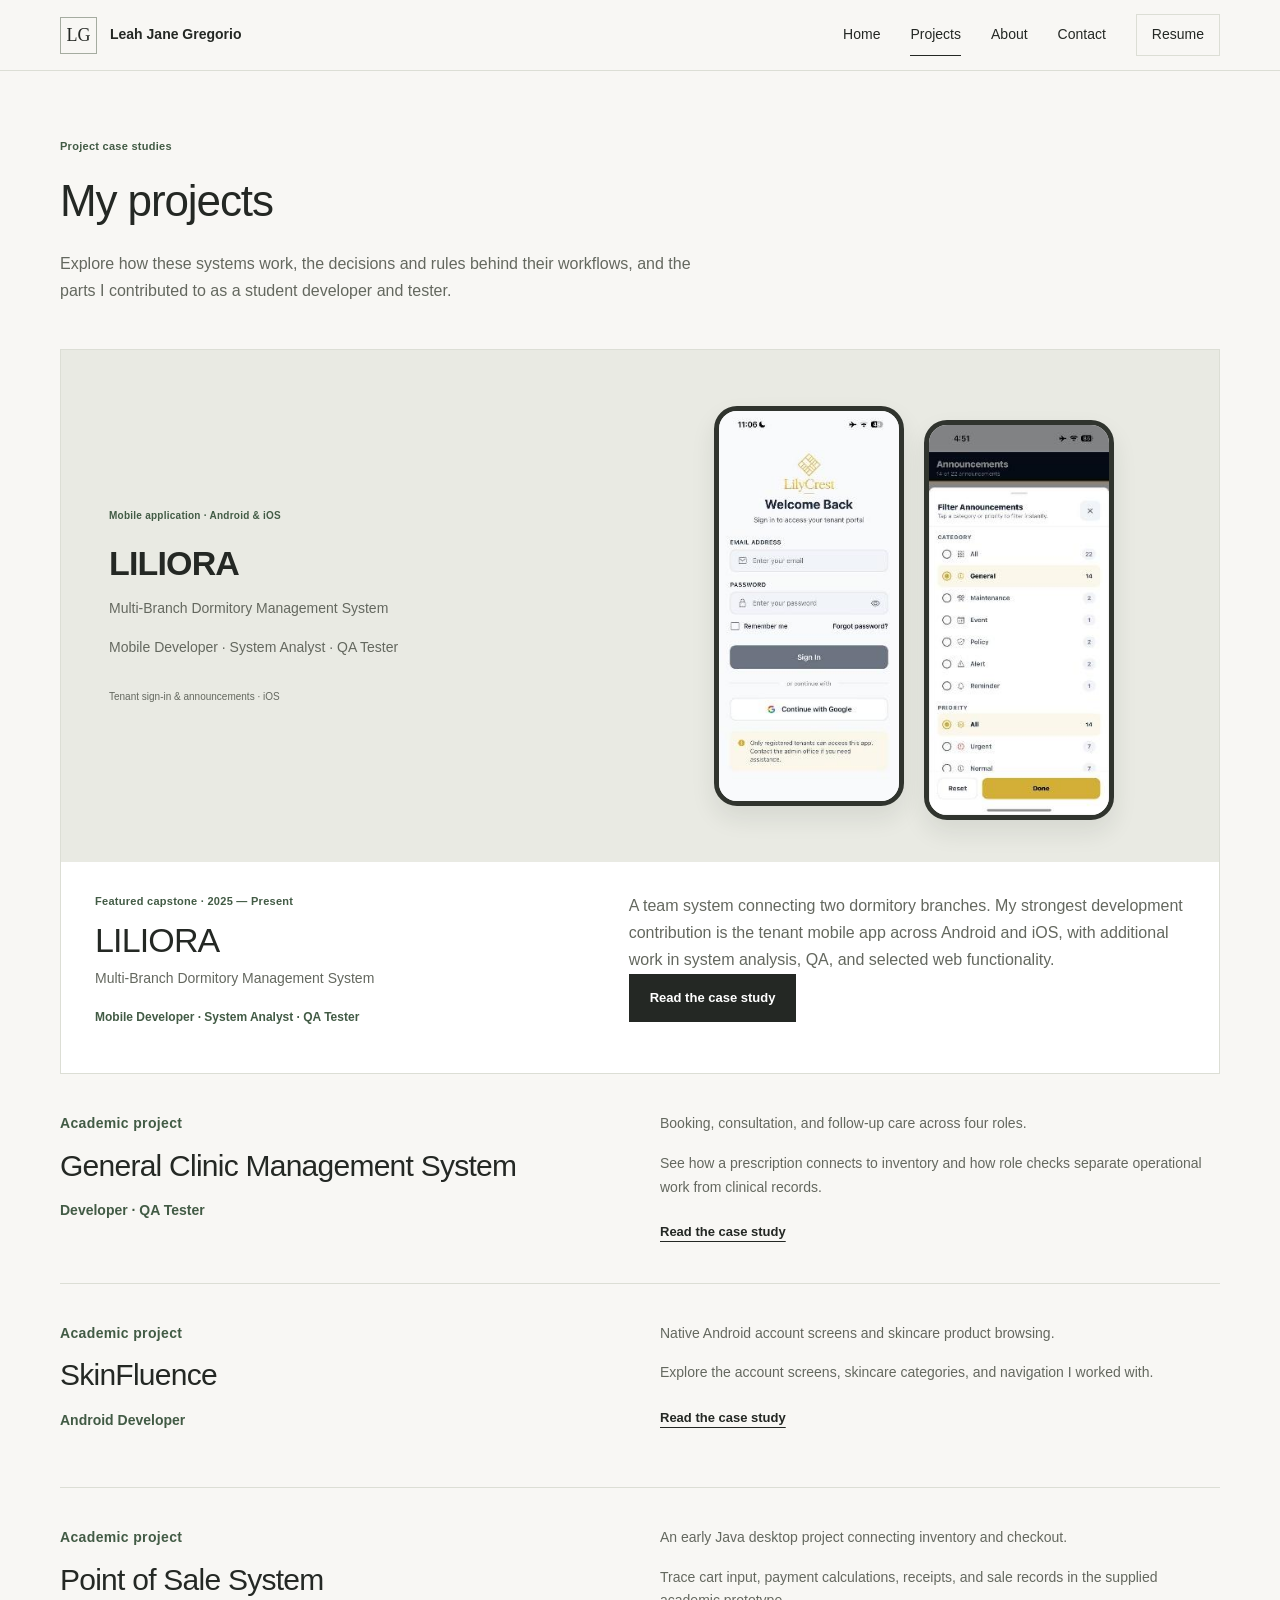
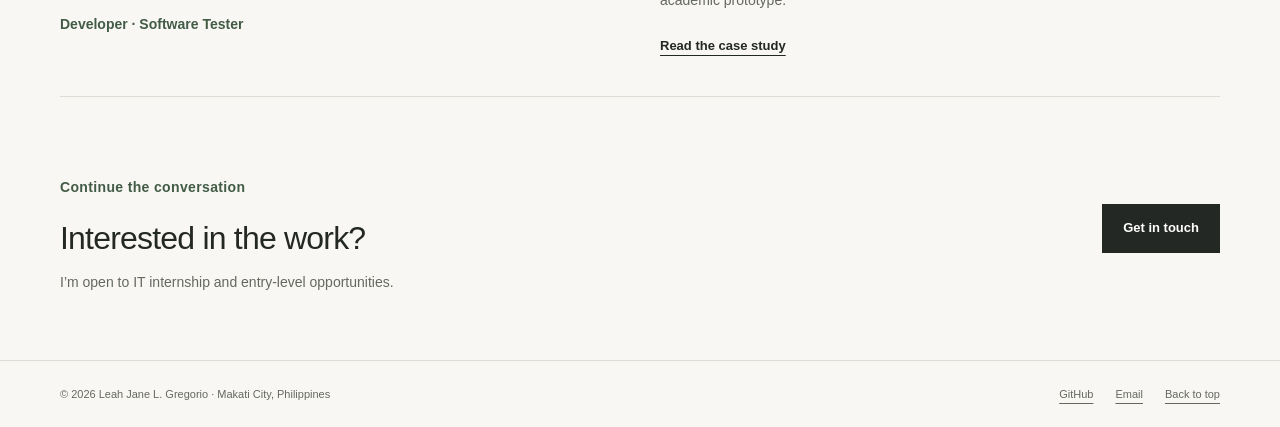
<file: projects.html>
<!DOCTYPE html>
<html lang="en">
  <head>
    <meta charset="UTF-8">
    <meta name="viewport" content="width=device-width, initial-scale=1">
    <meta name="description" content="Mobile, web, and desktop projects by Leah Jane Gregorio, with a focus on development, testing, and user workflows.">
    <meta name="theme-color" content="#f8f7f4">
    <title>
      Project case studies | Leah Jane Gregorio
    </title>
    <link rel="icon" href="photos/lg-mark.svg" type="image/svg+xml">
    <link rel="stylesheet" href="css/portfolio.css">
    <link rel="stylesheet" href="css/case-studies.css">
    <script src="js/portfolio.js" defer>
    </script>
  </head>
  <body id="top">
    <a class="skip" href="#main">
      Skip to content
    </a>
    <header class="site-header">
      <div class="wrap header-inner">
        <a class="brand" href="index.html" aria-label="Leah Jane Gregorio — home">
          <span class="monogram" aria-hidden="true">LG</span>
          <span class="brand-name">
            Leah Jane Gregorio
          </span>
        </a>
        <button class="menu-toggle" type="button" aria-expanded="false" aria-controls="navigation">
          Menu
        </button>
        <nav class="navigation" id="navigation" aria-label="Main navigation">
          <a href="index.html">
            Home
          </a>
          <a href="projects.html" aria-current="page">
            Projects
          </a>
          <a href="about.html">
            About
          </a>
          <a href="contacts.html">
            Contact
          </a>
          <a class="resume-link" href="assets/Leah_Gregorio_CV.pdf" target="_blank" rel="noopener">
            Resume

          </a>
        </nav>
      </div>
    </header>
    <main id="main" class="wrap">
      <header class="page-heading">
        <p class="eyebrow">
          Project case studies
        </p>
        <h1>
          My projects
        </h1>
        <p>
          Explore how these systems work, the decisions and rules behind their workflows, and the parts I contributed to as a student developer and tester.
        </p>
      </header>
      <article class="lead-project" id="liliora">
        <span id="lilycrest">
        </span>
        <a class="mobile-project-link" href="liliora.html" aria-label="Explore my LILIORA mobile development work"><div class="mobile-showcase">
  <div class="mobile-showcase-copy"><p class="eyebrow">Mobile application · Android &amp; iOS</p><span class="showcase-title">LILIORA</span><p>Multi-Branch Dormitory Management System</p><p>Mobile Developer · System Analyst · QA Tester</p><span class="capture-label">Tenant sign-in & announcements · iOS</span></div>
  <div class="mobile-phones"><img src="photos/liliora-ios-login.jpeg" alt="Actual iOS tenant sign-in screen" width="219" height="475"><img src="photos/liliora-ios-filters.jpeg" alt="Actual iOS announcement category and priority filters" width="219" height="475"></div>
</div></a>
        <div class="lead-body">
          <div>
            <p class="eyebrow">
              Featured capstone · 2025 — Present
            </p>
            <h2>
              LILIORA
            </h2>
            <p class="subtitle">
              Multi-Branch Dormitory Management System
            </p>
            <p class="role">
              Mobile Developer · System Analyst · QA Tester
            </p>
          </div>
          <div>
            <p>
              A team system connecting two dormitory branches. My strongest development contribution is the tenant mobile app across Android and iOS, with additional work in system analysis, QA, and selected web functionality.
            </p>
            <a class="button primary" href="liliora.html">
              Read the case study
            </a>
          </div>
        </div>
      </article>
      <article class="project-preview" id="clinic">
        <div>
          <p class="eyebrow">
            Academic project
          </p>
          <h2>
            General Clinic Management System
          </h2>
          <p class="role">
            Developer · QA Tester
          </p>
        </div>
        <div>
          <p>
            Booking, consultation, and follow-up care across four roles.
          </p>
          <p>
            See how a prescription connects to inventory and how role checks separate operational work from clinical records.
          </p>
          <a class="text-link" href="clinic.html">
            Read the case study
          </a>
        </div>
      </article>
      <article class="project-preview" id="skinfluence">
        <div>
          <p class="eyebrow">
            Academic project
          </p>
          <h2>
            SkinFluence
          </h2>
          <p class="role">
            Android Developer
          </p>
        </div>
        <div>
          <p>
            Native Android account screens and skincare product browsing.
          </p>
          <p>
            Explore the account screens, skincare categories, and navigation I worked with.
          </p>
          <a class="text-link" href="skinfluence.html">
            Read the case study
          </a>
        </div>
      </article>
      <article class="project-preview" id="pos">
        <div>
          <p class="eyebrow">
            Academic project
          </p>
          <h2>
            Point of Sale System
          </h2>
          <p class="role">
            Developer · Software Tester
          </p>
        </div>
        <div>
          <p>
            An early Java desktop project connecting inventory and checkout.
          </p>
          <p>
            Trace cart input, payment calculations, receipts, and sale records in the supplied academic prototype.
          </p>
          <a class="text-link" href="pos.html">
            Read the case study
          </a>
        </div>
      </article>
      <section class="contact-band">
        <div>
          <p class="eyebrow">
            Continue the conversation
          </p>
          <h2>
            Interested in the work?
          </h2>
          <p>
            I’m open to IT internship and entry-level opportunities.
          </p>
        </div>
        <a class="button primary" href="contacts.html">
          Get in touch
        </a>
      </section>
    </main>
    <footer class="site-footer">
      <div class="wrap footer-inner">
        <span>
          © 2026 Leah Jane L. Gregorio · Makati City, Philippines
        </span>
        <div class="footer-links">
          <a href="https://github.com/yellll03" target="_blank" rel="noopener">
            GitHub
          </a>
          <a href="mailto:leighlargueza@gmail.com">
            Email
          </a>
          <a href="#top">
            Back to top
          </a>
        </div>
      </div>
    </footer>
  </body>
</html>
</file>
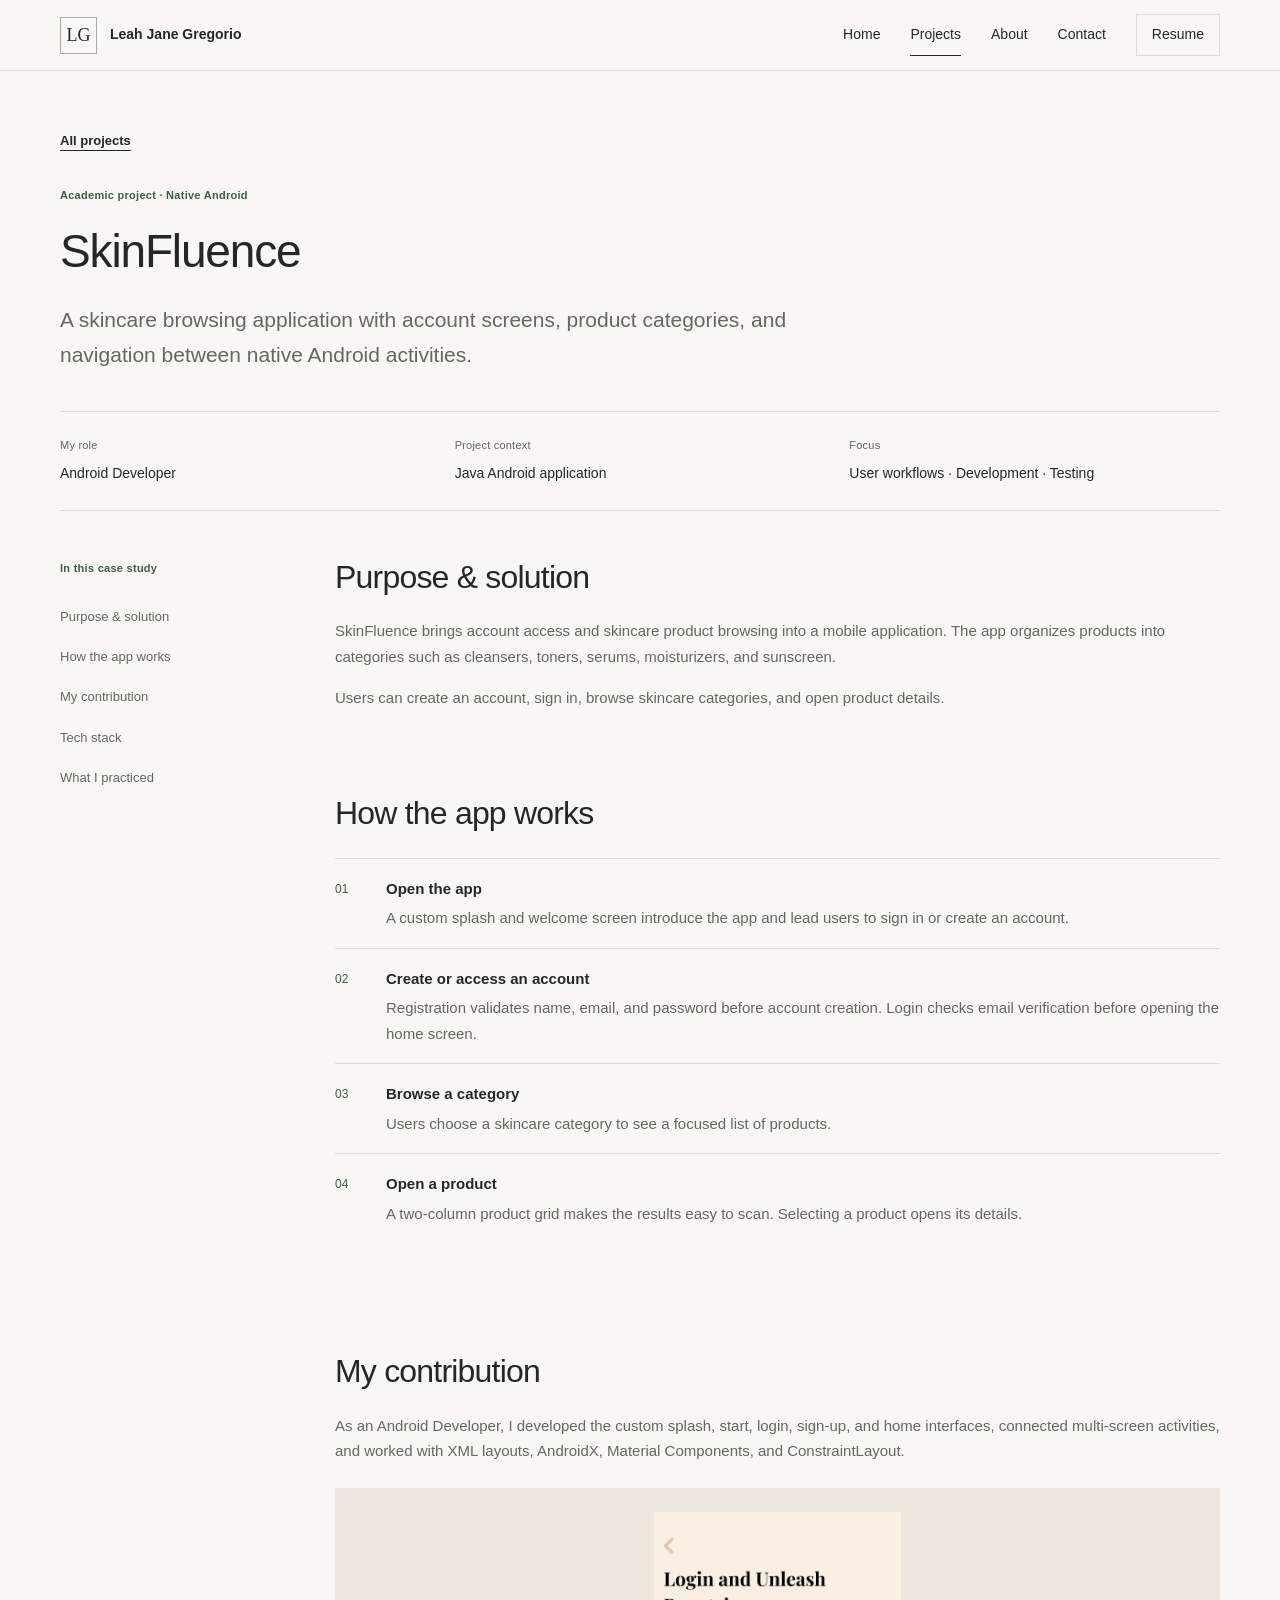
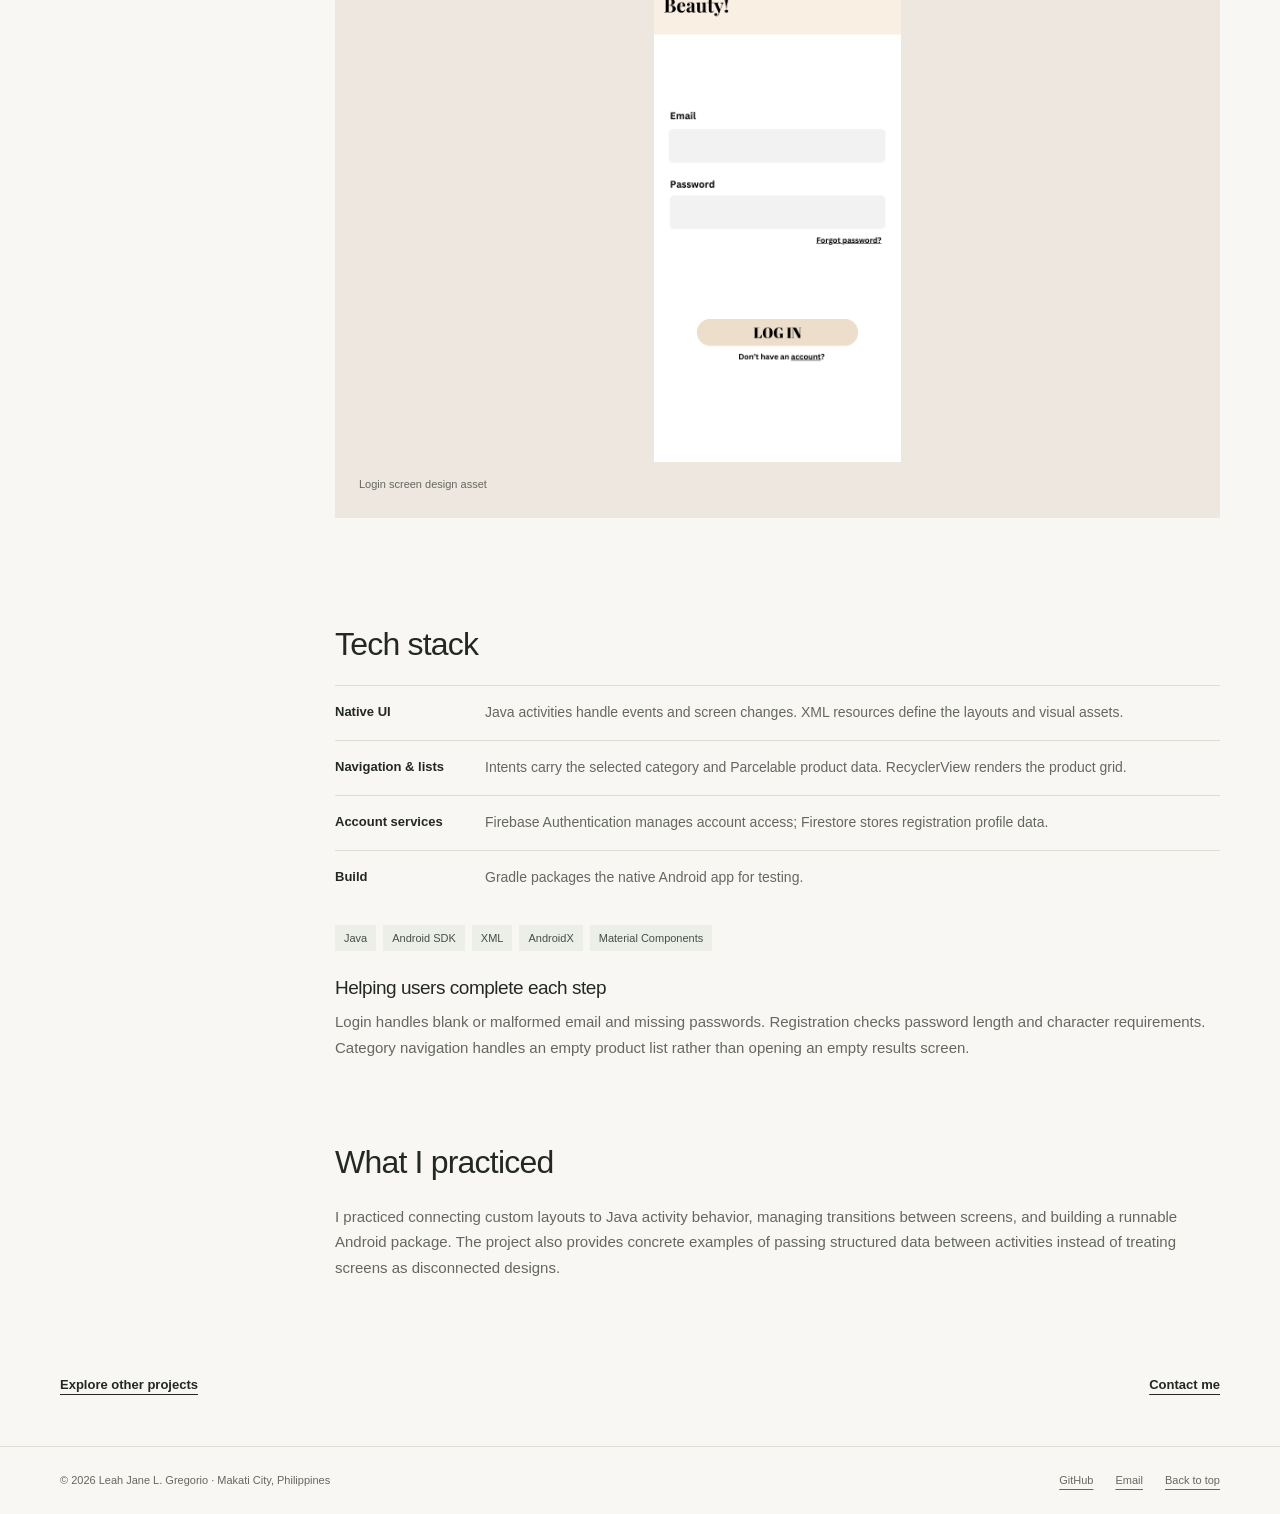
<file: skinfluence.html>
<!DOCTYPE html>
<html lang="en">
  <head>
    <meta charset="UTF-8">
    <meta name="viewport" content="width=device-width, initial-scale=1">
    <meta name="description" content="A skincare browsing application with account screens, product categories, and navigation between native Android activities.">
    <meta name="theme-color" content="#f8f7f4">
    <title>
      SkinFluence | Leah Jane Gregorio
    </title>
    <link rel="icon" href="photos/lg-mark.svg" type="image/svg+xml">
    <link rel="stylesheet" href="css/portfolio.css">
    <link rel="stylesheet" href="css/case-studies.css">
    <script src="js/portfolio.js" defer>
    </script>
  </head>
  <body id="top">
    <a class="skip" href="#main">
      Skip to content
    </a>
    <header class="site-header">
      <div class="wrap header-inner">
        <a class="brand" href="index.html" aria-label="Leah Jane Gregorio — home">
          <span class="monogram" aria-hidden="true">LG</span>
          <span class="brand-name">
            Leah Jane Gregorio
          </span>
        </a>
        <button class="menu-toggle" type="button" aria-expanded="false" aria-controls="navigation">
          Menu
        </button>
        <nav class="navigation" id="navigation" aria-label="Main navigation">
          <a href="index.html">
            Home
          </a>
          <a href="projects.html" aria-current="page">
            Projects
          </a>
          <a href="about.html">
            About
          </a>
          <a href="contacts.html">
            Contact
          </a>
          <a class="resume-link" href="assets/Leah_Gregorio_CV.pdf" target="_blank" rel="noopener">
            Resume

          </a>
        </nav>
      </div>
    </header>
    <main id="main" class="wrap">
      <header class="case-intro">
        <a class="text-link back-link" href="projects.html"> All projects
        </a>
        <p class="eyebrow">
          Academic project · Native Android
        </p>
        <h1>
          SkinFluence
        </h1>
        <p class="dek">
          A skincare browsing application with account screens, product categories, and navigation between native Android activities.
        </p>
      </header>
      <dl class="case-facts">
        <div>
          <dt>
            My role
          </dt>
          <dd>
            Android Developer
          </dd>
        </div>
        <div>
          <dt>
            Project context
          </dt>
          <dd>
            Java Android application
          </dd>
        </div>
        <div>
          <dt>
            Focus
          </dt>
          <dd>
            User workflows · Development · Testing
          </dd>
        </div>
      </dl>
      <div class="case-layout">
        <nav class="case-toc" aria-label="Case study sections">
          <p class="eyebrow">
            In this case study
          </p>
          <a href="#background">
            Purpose & solution
          </a>
          <a href="#workflow">
            How the app works
          </a>
          <a href="#contribution">
            My contribution
          </a>
          <a href="#technical">
            Tech stack
          </a>
          <a href="#learning">
            What I practiced
          </a>
        </nav>
        <div>
          <section class="chapter" id="background">
            <h2>
              Purpose & solution
            </h2>
            <p>
              SkinFluence brings account access and skincare product browsing into a mobile application. The app organizes products into categories such as cleansers, toners, serums, moisturizers, and sunscreen.
            </p>
            <p>
              Users can create an account, sign in, browse skincare categories, and open product details.
            </p>
          </section>
          <section class="chapter" id="workflow">
            <h2>
              How the app works
            </h2>
            <ol class="workflow">
              <li>
                <div>
                  <strong>
                    Open the app
                  </strong>
                  <p>
                    A custom splash and welcome screen introduce the app and lead users to sign in or create an account.
                  </p>
                </div>
              </li>
              <li>
                <div>
                  <strong>
                    Create or access an account
                  </strong>
                  <p>
                    Registration validates name, email, and password before account creation. Login checks email verification before opening the home screen.
                  </p>
                </div>
              </li>
              <li>
                <div>
                  <strong>
                    Browse a category
                  </strong>
                  <p>
                    Users choose a skincare category to see a focused list of products.
                  </p>
                </div>
              </li>
              <li>
                <div>
                  <strong>
                    Open a product
                  </strong>
                  <p>
                    A two-column product grid makes the results easy to scan. Selecting a product opens its details.
                  </p>
                </div>
              </li>
            </ol>
          </section>
          <section class="chapter" id="contribution">
            <h2>
              My contribution
            </h2>
            <p>
              As an Android Developer, I developed the custom splash, start, login, sign-up, and home interfaces, connected multi-screen activities, and worked with XML layouts, AndroidX, Material Components, and ConstraintLayout.
            </p>

            <figure class="asset-figure">
              <a href="photos/skinfluence-login-resource.png" target="_blank" rel="noopener">
                <img src="photos/skinfluence-login-resource.png" alt="SkinFluence login screen design asset" loading="lazy" width="1080" height="2400">
              </a>
              <figcaption>
                Login screen design asset
              </figcaption>
            </figure>
          </section>
          <section class="chapter" id="technical">
            <h2>
              Tech stack
            </h2>
            <dl class="technical-map">
              <div>
                <dt>
                  Native UI
                </dt>
                <dd>
                  Java activities handle events and screen changes. XML resources define the layouts and visual assets.
                </dd>
              </div>
              <div>
                <dt>
                  Navigation & lists
                </dt>
                <dd>
                  Intents carry the selected category and Parcelable product data. RecyclerView renders the product grid.
                </dd>
              </div>
              <div>
                <dt>
                  Account services
                </dt>
                <dd>
                  Firebase Authentication manages account access; Firestore stores registration profile data.
                </dd>
              </div>
              <div>
                <dt>
                  Build
                </dt>
                <dd>
                  Gradle packages the native Android app for testing.
                </dd>
              </div>
            </dl>
            <div class="tags">
              <span>
                Java
              </span>
              <span>
                Android SDK
              </span>
              <span>
                XML
              </span>
              <span>
                AndroidX
              </span>
              <span>
                Material Components
              </span>
            </div>
            <h3>
              Helping users complete each step
            </h3>
            <p>
              Login handles blank or malformed email and missing passwords. Registration checks password length and character requirements. Category navigation handles an empty product list rather than opening an empty results screen.
            </p>

          </section>
          <section class="chapter" id="learning">
            <h2>
              What I practiced
            </h2>
            <p>
              I practiced connecting custom layouts to Java activity behavior, managing transitions between screens, and building a runnable Android package. The project also provides concrete examples of passing structured data between activities instead of treating screens as disconnected designs.
            </p>

          </section>
        </div>
      </div>
      <div class="case-next">
        <a class="text-link" href="projects.html"> Explore other projects
        </a>
        <a class="text-link" href="contacts.html">
          Contact me
        </a>
      </div>
    </main>
    <footer class="site-footer">
      <div class="wrap footer-inner">
        <span>
          © 2026 Leah Jane L. Gregorio · Makati City, Philippines
        </span>
        <div class="footer-links">
          <a href="https://github.com/yellll03" target="_blank" rel="noopener">
            GitHub
          </a>
          <a href="mailto:leighlargueza@gmail.com">
            Email
          </a>
          <a href="#top">
            Back to top
          </a>
        </div>
      </div>
    </footer>
  </body>
</html>
</file>
<file: css/portfolio.css>
:root {
  --paper:#f8f7f4;
  --ink:#242824;
  --muted:#64685f;
  --line:#dcded5;
  --green:#425b45;
  --wash:#ecefe7;
  --white:#fff;
  color-scheme:light;
}

* {
  box-sizing:border-box;
}

html {
  scroll-behavior:smooth;
  scroll-padding-top:88px;
}

body {
  margin:0;
  background:var(--paper);
  color:var(--ink);
  font:16px/1.7 'Segoe UI',Arial,sans-serif;
}

a {
  color:inherit;
  text-underline-offset:5px;
}

a:hover {
  color:var(--green);
}

button {
  font:inherit;
}

img {
  display:block;
  max-width:100%;
  height:auto;
}

h1,h2,h3,p,figure {
  margin:0;
}

h1,h2,h3 {
  font-weight:500;
  line-height:1.15;
}

h1,h2 {
  letter-spacing:-.025em;
}

h1 {
  font-size:clamp(32px,3.6vw,46px);
}

h2 {
  font-size:clamp(26px,2.8vw,34px);
}

h3 {
  font-size:24px;
  letter-spacing:-.025em;
}

p {
  color:var(--muted);
}

p+p {
  margin-top:16px;
}

ul {
  padding-left:20px;
}

li+li {
  margin-top:8px;
}

::selection {
  background:#d5e1d0;
}

a:focus-visible,button:focus-visible {
  outline:3px solid var(--green);
  outline-offset:5px;
}

.wrap {
  width:min(1160px,calc(100% - 96px));
  margin-inline:auto;
}

.skip {
  position:absolute;
  left:24px;
  top:-100px;
  background:var(--ink);
  color:white;
  padding:12px;
  z-index:20;
}

.skip:focus {
  top:10px;
}

.site-header {
  border-bottom:1px solid var(--line);
  background:var(--paper);
  position:sticky;
  top:0;
  z-index:50;
}

.header-inner {
  min-height:70px;
  display:flex;
  align-items:center;
  justify-content:space-between;
  gap:24px;
}

.brand {
  display:flex;
  align-items:center;
  gap:13px;
  text-decoration:none;
  font-size:14px;
  font-weight:600;
}

.monogram {
  width:37px;
  height:37px;
  border:1px solid #a5aca0;
  display:grid;
  place-items:center;
  font-family:Georgia,serif;
  font-size:18px;
  font-weight:400;
}

.navigation {
  display:flex;
  align-items:center;
  gap:30px;
}

.navigation a {
  font-size:14px;
  text-decoration:none;
  padding:9px 0;
}

.navigation a[aria-current=page] {
  border-bottom:1px solid var(--ink);
}

.navigation .resume-link {
  border:1px solid var(--line);
  padding:8px 15px;
}

.menu-toggle {
  display:none;
}

.eyebrow {
  font-size:11px;
  text-transform:none;
  letter-spacing:.025em;
  font-weight:600;
  color:var(--green);
  margin-bottom:20px;
}

.hero {
  max-width:1040px;
  margin-inline:auto;
  padding:52px 0 40px;
  display:grid;
  grid-template-columns:minmax(0, 650px) minmax(220px, 280px);
  gap:clamp(32px, 5vw, 70px);
  justify-content:center;
  align-items:center;
}

.hero-degree { margin-top: 12px; color: var(--green); font-size: 17px; font-weight: 500; }

.hero .intro {
  font-size:17px;
  line-height:1.7;
  max-width:620px;
  margin-top:20px;
}

.actions {
  display:flex;
  flex-wrap:wrap;
  gap:12px;
  align-items:center;
  margin-top:28px;
}

.button {
  display:inline-flex;
  align-items:center;
  justify-content:center;
  gap:24px;
  padding:12px 20px;
  min-height:48px;
  font-size:13px;
  font-weight:600;
  text-decoration:none;
  border:1px solid var(--ink);
  transition:background .15s,color .15s;
}

.button.primary {
  background:var(--ink);
  color:#fff;
}

.button.primary:hover {
  background:var(--green);
  border-color:var(--green);
}

.button.secondary:hover {
  background:var(--wash);
}

.text-link {
  font-size:13px;
  font-weight:600;
  display:inline-block;
}

.hero-aside {
  border-left:1px solid var(--line);
  padding:25px 0 25px 35px;
}

.availability {
  font-size:12px;
  font-weight:600;
  color:var(--green);
  display:flex;
  align-items:center;
  gap:9px;
  margin-bottom:28px;
}

.availability:before {
  content:'';
  width:6px;
  height:6px;
  background:var(--green);
  border-radius:50%;
}

.hero-aside h2 {
  font-size:22px;
  letter-spacing:-.025em;
  line-height:1.5;
}

.hero-aside p {
  font-size:13px;
  margin-top:16px;
}

.focus-strip {
  display:flex;
  flex-wrap:wrap;
  justify-content:space-between;
  gap:16px;
  padding:22px 0;
  border-top:1px solid var(--line);
  border-bottom:1px solid var(--line);
  font-size:12px;
  color:var(--muted);
}

.focus-strip strong {
  color:var(--ink);
  font-weight:500;
}

.section {
  padding:70px 0;
  }

.section-heading {
  display:flex;
  justify-content:space-between;
  align-items:end;
  gap:30px;
  margin-bottom:32px;
}

.section-heading .eyebrow {
  margin-bottom:12px;
}

.section-heading p {
  max-width:560px;
}

.lead-project {
  border:1px solid var(--line);
  background:var(--white);
}

.project-image {
  display:block;
  background:#e9e8df;
  padding:24px;
}

.hero-portrait { width: 100%; max-width: 280px; justify-self: end; }
.hero-portrait img { width: 100%; height: auto; border: 1px solid var(--line); border-radius: 4px; background: var(--white); }
.hero-portrait figcaption { font-size: 11px; color: var(--muted); line-height: 1.6; margin-top: 12px; }
.hero-portrait figcaption span { display: block; }
@media(max-width:640px) { .hero-portrait { width: min(48vw, 190px); justify-self: start; } }

.mobile-project-link { display: block; color: inherit; text-decoration: none; }
.mobile-project-link:focus-visible { outline: 3px solid var(--green); outline-offset: 5px; }
.mobile-showcase { display: grid; grid-template-columns: 1fr 1fr; align-items: center; gap: 35px; padding: 42px 48px; background: #e9eae3; }
.mobile-showcase-copy h2, .showcase-title { display: block; font-family: inherit; font-size: clamp(26px, 3vw, 34px); line-height: 1.15; font-weight: 600; letter-spacing: -.025em; margin: 0 0 14px; }
.mobile-showcase-copy p { max-width: 330px; font-size: 14px; }
.mobile-showcase-copy .eyebrow { font-size: 10px; }
.capture-label { display: block; color: var(--muted); font-size: 10px; margin-top: 28px; }
.mobile-phones { display: flex; align-items: center; justify-content: center; gap: 20px; min-width: 0; }
.mobile-phones img { width: calc(50% - 10px); max-width: 190px; height: auto; border: 5px solid #30342e; border-radius: 23px; box-shadow: 0 12px 24px #242a2518; }
.mobile-phones img + img { margin-top: 28px; }
@media(max-width:640px) {
  .mobile-showcase { grid-template-columns: 1fr; padding: 28px 20px; gap: 24px; }
  .mobile-showcase-copy p { max-width: none; }
  .capture-label { margin-top: 16px; }
  .mobile-phones { gap: 14px; }
  .mobile-phones img { width: calc(50% - 7px); max-width: 165px; border-width: 4px; border-radius: 18px; }
}

.project-image img {
  width:100%;
  border:1px solid #d9d9cd;
}

.lead-body {
  padding:30px 34px;
  display:grid;
  grid-template-columns:1fr 1.15fr;
  gap:50px;
}

.lead-body .eyebrow {
  margin-bottom:10px;
}

.lead-body h3 {
  font-size:33px;
}

.subtitle {
  font-size:14px;
  margin-top:7px;
}

.role {
  color:var(--green);
  font-size:12px;
  font-weight:600;
  margin:16px 0;
}

.tags {
  display:flex;
  gap:7px;
  flex-wrap:wrap;
  margin-top:18px;
}

.tags span {
  font-size:11px;
  padding:4px 9px;
  background:var(--wash);
  color:#465141;
}

.lead-body .text-link {
  margin-top:18px;
}

.project-list {
  margin-top:24px;
}

.project-row {
  display:grid;
  grid-template-columns:1fr 1fr;
  align-items:start;
  gap:24px;
  padding:27px 0;
  border-bottom:1px solid var(--line);
  text-decoration:none;
}

.project-row .number {
  font-size:12px;
  color:var(--muted);
}

.project-row h3 {
  font-size:20px;
}

.project-row p {
  font-size:13px;
}

.project-row .project-type {
  font-size:11px;
  margin-top:7px;
}

.project-row:hover h3 {
  text-decoration:underline;
  text-underline-offset:5px;
}

.split {
  display:grid;
  grid-template-columns:1fr 2fr;
  gap:70px;
}

.work-grid {
  display:grid;
  grid-template-columns:repeat(3,1fr);
  gap:30px;
}

.work-grid h3 {
  font-size:18px;
  margin:12px 0;
}

.work-grid p {
  font-size:14px;
}

.small-number {
  font:12px Georgia,serif;
  color:var(--green);
}

.skill-grid {
  display:grid;
  grid-template-columns:repeat(3,1fr);
  gap:35px 40px;
}

.skill-grid h3 {
  font-size:16px;
  margin-bottom:12px;
}

.skill-grid p {
  font-size:14px;
}

.exposure {
  margin-top:32px;
  border-top:1px solid var(--line);
  padding-top:20px;
  font-size:13px;
  color:var(--muted);
}

.exposure strong {
  font-weight:600;
  color:var(--ink);
  margin-right:18px;
}

.education {
  display:flex;
  justify-content:space-between;
  gap:25px;
}

.education h3 {
  font-size:22px;
  margin-bottom:10px;
}

.education p {
  font-size:14px;
}

.date {
  font-size:13px;
  white-space:nowrap;
}

.contact-band {
  padding:65px 0;
  display:flex;
  justify-content:space-between;
  gap:32px;
  align-items:center;
}

.contact-band h2 {
  font-family:inherit;
  font-size:32px;
  font-weight:500;
}

.contact-band p {
  margin-top:14px;
  font-size:14px;
}

.site-footer {
  border-top:1px solid var(--line);
  padding:24px 0;
}

.footer-inner {
  display:flex;
  justify-content:space-between;
  gap:20px;
  font-size:11px;
  color:var(--muted);
}

.footer-links {
  display:flex;
  gap:22px;
}

.page-heading {
  padding:66px 0 44px;
  max-width:800px;
}

.page-heading h1 {
  font-size:clamp(32px,3.6vw,44px);
  margin-bottom:24px;
}

.page-heading p {
  max-width:650px;
}

.project-nav {
  display:flex;
  gap:25px;
  flex-wrap:wrap;
  border-block:1px solid var(--line);
  padding:16px 0;
  font-size:12px;
}

.case {
  padding:60px 0;
  border-bottom:1px solid var(--line);
  scroll-margin-top:20px;
}

.case-header {
  display:flex;
  justify-content:space-between;
  align-items:start;
  gap:25px;
  margin-bottom:28px;
}

.case-header .eyebrow {
  margin-bottom:12px;
}

.case h2 {
  font-size:38px;
}

.case-summary {
  max-width:750px;
  margin:24px 0;
}

.case-grid {
  display:grid;
  grid-template-columns:1fr 1.5fr;
  gap:60px;
  margin-top:35px;
}

.case-grid h3 {
  font-size:18px;
  margin-bottom:16px;
}

.case-grid ul {
  font-size:14px;
  color:var(--muted);
  margin-top:0;
}

.case-grid p {
  font-size:14px;
}

.case-grid .tags {
  margin-bottom:20px;
}

.capture {
  background:#ecebe5;
  border:1px solid var(--line);
  padding:22px;
}

.capture img {
  width:100%;
}

.capture figcaption {
  font-size:11px;
  color:var(--muted);
  margin-top:12px;
}

.case .secondary-capture {
  margin-top:28px;
}

.secondary-capture img {
  max-height:460px;
  object-fit:contain;
}

.compact-case {
  display:grid;
  grid-template-columns:1fr 1.4fr;
  gap:65px;
}

.compact-case h2 {
  font-size:30px;
}

.compact-case .case-summary {
  font-size:14px;
  margin-bottom:0;
}

.compact-case h3 {
  font-size:16px;
}

.compact-case ul {
  font-size:14px;
  color:var(--muted);
}

.small-capture {
  margin-top:28px;
  max-width:600px;
}

.contact-layout {
  display:grid;
  grid-template-columns:1.3fr 1fr;
  gap:80px;
  padding-bottom:70px;
}

.contact-item {
  display:flex;
  justify-content:space-between;
  gap:20px;
  padding:22px 0;
  border-bottom:1px solid var(--line);
  text-decoration:none;
}

.contact-item small {
  display:block;
  color:var(--muted);
  font-size:11px;
  margin-bottom:5px;
}

.contact-item span {
  overflow-wrap:anywhere;
}

.note-panel {
  background:var(--wash);
  padding:30px;
}

.note-panel h2 {
  font-size:25px;
  margin-bottom:20px;
}

.note-panel p,.note-panel li {
  font-size:14px;
}

.about-intro {
  max-width:730px;
  font-size:19px;
}

.education+.education {
  margin-top:30px;
  padding-top:30px;
  border-top:1px solid var(--line);
}

@media(min-width:1500px) {
  .hero {
    padding-top:60px;
    padding-bottom:44px;
  }
}

@media(max-width:900px) {
  .wrap {
    width:calc(100% - 48px);
  }
  .hero {
    gap:30px;
    grid-template-columns:minmax(0, 1fr) minmax(180px, 240px);
  }
  .hero-aside {
    padding-left:24px;
  }
  .navigation {
    gap:18px;
  }
  .brand-name {
    max-width:115px;
    line-height:1.4;
  }
  .lead-body,.case-grid {
    gap:30px;
  }
  .split {
    grid-template-columns:1fr;
    gap:28px;
  }
  .work-grid {
    gap:24px;
  }
  .compact-case {
    gap:35px;
  }
  .contact-layout {
    gap:35px;
  }
}

@media(max-width:640px) {
  html {
    scroll-padding-top:80px;
  }
  .wrap {
    width:calc(100% - 40px);
  }
  .header-inner {
    min-height:64px;
    flex-wrap:wrap;
    gap:0;
  }
  .brand-name {
    max-width:none;
    font-size:12px;
  }
  .menu-toggle {
    display:block;
    background:none;
    border:1px solid var(--line);
    padding:6px 12px;
    font-size:12px;
  }
  .navigation {
    width:100%;
    flex-wrap:wrap;
    gap:14px 24px;
    padding:12px 0 20px;
  }
  .js .navigation {
    display:none;
  }
  .js .navigation.is-open {
    display:flex;
  }
  .navigation a {
    font-size:13px;
  }
  .hero {
    padding:32px 0 28px;
    grid-template-columns:1fr;
    gap:32px;
  }
  .hero .intro {
    font-size:17px;
  }
  .hero-aside {
    padding:24px 0 0;
    border-left:0;
    border-top:1px solid var(--line);
  }
  .hero-aside h2 {
    font-size:19px;
  }
  .availability {
    margin-bottom:12px;
  }
  .hero-aside p {
    margin-top:10px;
  }
  .focus-strip {
    gap:12px 20px;
    justify-content:flex-start;
    font-size:11px;
  }
  .section {
    padding:44px 0;
  }
  .section-heading {
    align-items:start;
    flex-direction:column;
    gap:18px;
  }
  .project-image {
    padding:12px;
  }
  .lead-body {
    padding:24px;
    grid-template-columns:1fr;
    gap:20px;
  }
  .lead-body h3 {
    font-size:30px;
  }
  .project-row {
    grid-template-columns:1fr;
    gap:12px;
  }
  .project-row>p {
    grid-column:1;
    grid-row:2;
  }
  .project-row>.arrow {
    grid-column:3;
    grid-row:1;
  }
  .work-grid,.skill-grid {
    grid-template-columns:1fr;
    gap:28px;
  }
  .skill-grid {
    grid-template-columns:1fr 1fr;
    gap:26px 20px;
  }
  .education {
    flex-direction:column;
    gap:12px;
  }
  .contact-band {
    padding:44px 0;
    flex-direction:column;
    align-items:start;
  }
  .contact-band h2 {
    font-size:34px;
  }
  .footer-inner {
    flex-direction:column;
    gap:12px;
  }
  .page-heading {
    padding:44px 0 32px;
  }
  .project-nav {
    gap:12px 20px;
  }
  .case {
    padding:40px 0;
  }
  .case-header {
    flex-direction:column;
  }
  .case h2 {
    font-size:30px;
  }
  .case-grid,.compact-case,.contact-layout {
    grid-template-columns:1fr;
    gap:25px;
  }
  .capture {
    padding:10px;
  }
  .capture figcaption {
    font-size:10px;
  }
  .contact-layout {
    padding-bottom:44px;
  }
  .about-intro {
    font-size:17px;
  }
  .exposure strong {
    display:block;
    margin-bottom:8px;
  }
}

@media(prefers-reduced-motion:reduce) {
  html {
    scroll-behavior:auto;
  }
  * {
    transition:none!important;
  }
}

@media print {
  .menu-toggle,.navigation,.actions,.site-footer,.contact-band {
    display:none;
  }
  .wrap {
    width:100%;
  }
  .section,.case {
    padding:24px 0;
  }
  .hero {
    padding:24px 0;
  }
  body {
    background:white;
    font-size:12px;
  }
  a {
    color:inherit;
  }
  .capture,.lead-project {
    break-inside:avoid;
  }
}
</file>
<file: css/campus-event-demo.css>
@import url('https://fonts.googleapis.com/css2?family=Inter:wght@400;500;600;700&display=swap');

* {
  box-sizing: border-box;
  margin: 0;
  padding: 0;
}

:root {
  --navy: #071a2d;
  --navy-soft: #0d2944;
  --blue: #3b82f6;
  --teal: #3b82f6;
  --bg: #f3f6fa;
  --panel: #ffffff;
  --text: #172033;
  --muted: #64748b;
  --line: #dbe3ed;
  --danger: #dc2626;
}

html {
  scroll-behavior: smooth;
}

body {
  min-width: 320px;
  min-height: 100vh;
  background: var(--bg);
  color: var(--text);
  font-family: 'Inter', 'Segoe UI', sans-serif;
  line-height: 1.5;
}

button,
input,
select {
  font: inherit;
}

button,
a {
  -webkit-tap-highlight-color: transparent;
}

.app-header {
  position: sticky;
  top: 0;
  z-index: 20;
  display: flex;
  min-height: 72px;
  align-items: center;
  justify-content: space-between;
  gap: 24px;
  padding: 12px max(5%, calc((100% - 1280px) / 2));
  border-bottom: 1px solid rgba(255, 255, 255, 0.1);
  background: rgba(7, 26, 45, 0.97);
  color: white;
  -webkit-backdrop-filter: blur(14px);
  backdrop-filter: blur(14px);
}

.app-brand {
  display: flex;
  align-items: center;
  gap: 12px;
  color: inherit;
  text-decoration: none;
}

.app-brand > span:last-child {
  display: grid;
}

.app-brand strong {
  font-size: 0.95rem;
}

.app-brand small {
  color: #a9bed1;
  font-size: 0.72rem;
}

.brand-mark {
  display: grid;
  width: 42px;
  height: 42px;
  place-items: center;
  border-radius: 9px;
  background: #3b82f6;
  color: #ffffff;
  font-weight: 800;
}

.header-actions,
.modal > div {
  display: flex;
  align-items: center;
  gap: 10px;
}

.portfolio-link,
.ghost-button,
.primary-button,
.secondary-button,
.danger-button {
  display: inline-flex;
  min-height: 42px;
  align-items: center;
  justify-content: center;
  border-radius: 7px;
  padding: 9px 16px;
  border: 0;
  font-weight: 600;
  text-decoration: none;
  cursor: pointer;
}

.portfolio-link,
.primary-button {
  background: #3b82f6;
  color: #ffffff;
}

.ghost-button {
  border: 1px solid rgba(255, 255, 255, 0.25);
  background: transparent;
  color: white;
}

.secondary-button {
  background: var(--navy-soft);
  color: white;
}

.danger-button {
  background: var(--danger);
  color: white;
}

.app-shell {
  width: min(1280px, 90%);
  margin: 0 auto;
  padding: 26px 0 64px;
}

.demo-notice {
  display: flex;
  align-items: center;
  gap: 12px;
  margin-bottom: 28px;
  border: 1px solid #bfdbfe;
  border-radius: 8px;
  padding: 11px 14px;
  background: #eff6ff;
  color: #1d4ed8;
  font-size: 0.84rem;
}

.demo-notice strong {
  flex: 0 0 auto;
}

.welcome-row {
  display: flex;
  align-items: flex-end;
  justify-content: space-between;
  gap: 24px;
  margin-bottom: 24px;
}

.section-label {
  color: var(--teal);
  font-size: 0.7rem;
  font-weight: 700;
  letter-spacing: 0.09em;
  text-transform: uppercase;
}

.welcome-row h1 {
  margin: 5px 0;
  color: var(--navy);
  font-size: clamp(1.65rem, 3vw, 2.4rem);
  line-height: 1.15;
}

.welcome-row p:not(.section-label),
.welcome-row time {
  color: var(--muted);
}

.welcome-row time {
  font-size: 0.9rem;
  font-weight: 600;
}

.stats-grid {
  display: grid;
  grid-template-columns: repeat(4, minmax(0, 1fr));
  gap: 16px;
  margin-bottom: 20px;
}

.stats-grid article {
  display: flex;
  align-items: center;
  gap: 14px;
  min-height: 122px;
  border: 1px solid var(--line);
  border-radius: 10px;
  padding: 20px;
  background: var(--panel);
  box-shadow: 0 8px 22px rgba(15, 23, 42, 0.04);
}

.stats-grid article > div {
  display: grid;
}

.stats-grid strong {
  color: var(--navy);
  font-size: 1.65rem;
  line-height: 1.1;
}

.stats-grid span:not(.stat-icon) {
  color: var(--text);
  font-size: 0.84rem;
  font-weight: 600;
}

.stats-grid small {
  margin-top: 3px;
  color: var(--muted);
  font-size: 0.7rem;
}

.stat-icon {
  display: grid;
  width: 42px;
  height: 42px;
  flex: 0 0 auto;
  place-items: center;
  border-radius: 10px;
  font-size: 1.2rem;
  font-weight: 700;
}

.stat-icon.blue { background: #dbeafe; color: #2563eb; }
.stat-icon.green { background: #d1fae5; color: #059669; }
.stat-icon.amber { background: #fef3c7; color: #d97706; }
.stat-icon.violet { background: #ede9fe; color: #7c3aed; }

.dashboard-grid {
  display: grid;
  grid-template-columns: minmax(0, 1.55fr) minmax(300px, 0.45fr);
  gap: 20px;
  margin-bottom: 20px;
}

.panel {
  border: 1px solid var(--line);
  border-radius: 10px;
  background: var(--panel);
  box-shadow: 0 8px 22px rgba(15, 23, 42, 0.04);
}

.event-form-panel,
.calendar-panel,
.records-panel {
  padding: 24px;
}

.panel-heading,
.records-heading {
  display: flex;
  align-items: flex-start;
  justify-content: space-between;
  gap: 18px;
  margin-bottom: 20px;
}

.panel-heading h2,
.records-heading h2,
.modal h2 {
  margin-top: 4px;
  color: var(--navy);
  font-size: 1.2rem;
}

#event-form {
  display: grid;
  grid-template-columns: repeat(2, minmax(0, 1fr));
  gap: 16px;
}

#event-form label {
  display: grid;
  align-content: start;
  gap: 6px;
}

#event-form label > span {
  color: #334155;
  font-size: 0.78rem;
  font-weight: 600;
}

#event-form input,
#event-form select,
.filters input,
.filters select {
  width: 100%;
  min-height: 43px;
  border: 1px solid #cbd5e1;
  border-radius: 7px;
  padding: 9px 11px;
  outline: none;
  background: white;
  color: var(--text);
}

#event-form input:focus,
#event-form select:focus,
.filters input:focus,
.filters select:focus {
  border-color: var(--teal);
  box-shadow: 0 0 0 3px rgba(15, 159, 143, 0.12);
}

#event-form .invalid {
  border-color: var(--danger);
}

.field-error {
  min-height: 16px;
  color: var(--danger);
  font-size: 0.7rem;
}

#event-form .primary-button {
  align-self: end;
  margin-bottom: 16px;
}

.text-button {
  border: 0;
  background: transparent;
  color: var(--teal);
  font-size: 0.8rem;
  font-weight: 700;
  cursor: pointer;
}

.calendar-weekdays,
.calendar-grid {
  display: grid;
  grid-template-columns: repeat(7, 1fr);
  text-align: center;
}

.calendar-weekdays {
  margin-bottom: 6px;
  color: var(--muted);
  font-size: 0.68rem;
  font-weight: 700;
}

.calendar-day {
  position: relative;
  display: grid;
  aspect-ratio: 1;
  place-items: center;
  border-radius: 7px;
  color: #475569;
  font-size: 0.72rem;
}

.calendar-day.today {
  background: var(--navy);
  color: white;
  font-weight: 700;
}

.calendar-day.has-event::after {
  position: absolute;
  bottom: 4px;
  width: 4px;
  height: 4px;
  border-radius: 50%;
  background: #3b82f6;
  content: '';
}

.calendar-day.muted {
  opacity: 0;
}

.next-event {
  margin-top: 20px;
  border-top: 1px solid var(--line);
  padding-top: 18px;
}

#next-event-card {
  display: grid;
  margin-top: 8px;
}

#next-event-card strong {
  color: var(--navy);
  font-size: 0.9rem;
}

#next-event-card span {
  color: var(--muted);
  font-size: 0.75rem;
}

.records-heading > div:first-child {
  flex: 0 0 auto;
}

#result-count {
  color: var(--muted);
  font-size: 0.75rem;
}

.filters {
  display: grid;
  grid-template-columns: minmax(220px, 1fr) 170px auto auto;
  gap: 8px;
  width: min(100%, 720px);
}

.table-wrap {
  overflow-x: auto;
}

table {
  width: 100%;
  border-collapse: collapse;
}

th,
td {
  padding: 13px 12px;
  border-bottom: 1px solid #e7edf4;
  text-align: left;
  vertical-align: middle;
}

th {
  background: #f8fafc;
  color: #64748b;
  font-size: 0.68rem;
  font-weight: 700;
  letter-spacing: 0.05em;
  text-transform: uppercase;
}

td {
  color: #475569;
  font-size: 0.8rem;
}

td strong {
  color: var(--navy);
  font-weight: 600;
}

.type-pill {
  display: inline-flex;
  border-radius: 999px;
  padding: 4px 8px;
  background: #dbeafe;
  color: #1d4ed8;
  font-size: 0.68rem;
  font-weight: 700;
}

.row-actions {
  display: flex;
  justify-content: flex-end;
  gap: 6px;
}

.row-actions button {
  border: 1px solid var(--line);
  border-radius: 6px;
  padding: 6px 9px;
  background: white;
  color: #334155;
  font-size: 0.72rem;
  font-weight: 600;
  cursor: pointer;
}

.row-actions .delete {
  color: var(--danger);
}

.empty-state {
  display: grid;
  place-items: center;
  gap: 4px;
  min-height: 180px;
  color: var(--muted);
  text-align: center;
}

.empty-state strong {
  color: var(--navy);
}

.toast {
  position: fixed;
  right: 24px;
  bottom: 24px;
  z-index: 40;
  max-width: min(360px, calc(100% - 48px));
  border-radius: 8px;
  padding: 13px 16px;
  background: var(--navy);
  color: white;
  box-shadow: 0 16px 40px rgba(7, 26, 45, 0.28);
  font-size: 0.84rem;
  font-weight: 600;
}

.modal-backdrop {
  position: fixed;
  inset: 0;
  z-index: 50;
  display: grid;
  place-items: center;
  padding: 20px;
  background: rgba(7, 26, 45, 0.66);
}

.modal {
  width: min(430px, 100%);
  border-radius: 12px;
  padding: 28px;
  background: white;
  box-shadow: 0 24px 70px rgba(7, 26, 45, 0.35);
}

.modal > p:not(.section-label) {
  margin: 10px 0 22px;
  color: var(--muted);
}

.modal .ghost-button {
  border-color: var(--line);
  color: var(--text);
}

[hidden] {
  display: none !important;
}

.sr-only {
  position: absolute;
  width: 1px;
  height: 1px;
  overflow: hidden;
  clip: rect(0, 0, 0, 0);
  white-space: nowrap;
}

@media (max-width: 980px) {
  .stats-grid {
    grid-template-columns: repeat(2, minmax(0, 1fr));
  }

  .dashboard-grid {
    grid-template-columns: 1fr;
  }

  .records-heading {
    flex-direction: column;
  }

  .filters {
    width: 100%;
  }
}

@media (max-width: 680px) {
  .app-header {
    align-items: flex-start;
    padding: 12px 5%;
  }

  .app-brand small,
  .header-actions .ghost-button {
    display: none;
  }

  .portfolio-link {
    min-height: 40px;
    padding: 8px 11px;
    font-size: 0.76rem;
  }

  .app-shell {
    width: 90%;
    padding-top: 18px;
  }

  .demo-notice,
  .welcome-row {
    align-items: flex-start;
    flex-direction: column;
  }

  .demo-notice {
    gap: 4px;
  }

  .stats-grid {
    grid-template-columns: 1fr 1fr;
    gap: 10px;
  }

  .stats-grid article {
    min-height: 110px;
    align-items: flex-start;
    flex-direction: column;
    gap: 8px;
    padding: 15px;
  }

  .stat-icon {
    width: 34px;
    height: 34px;
  }

  .event-form-panel,
  .calendar-panel,
  .records-panel {
    padding: 18px;
  }

  #event-form,
  .filters {
    grid-template-columns: 1fr;
  }

  #event-form .primary-button {
    margin: 0;
  }

  .table-wrap {
    overflow: visible;
  }

  table,
  tbody,
  tr,
  td {
    display: block;
    width: 100%;
  }

  thead {
    display: none;
  }

  tr {
    margin-bottom: 12px;
    border: 1px solid var(--line);
    border-radius: 8px;
    padding: 14px;
  }

  td {
    display: flex;
    justify-content: space-between;
    gap: 18px;
    border: 0;
    padding: 5px 0;
    text-align: right;
  }

  td::before {
    color: var(--muted);
    content: attr(data-label);
    font-size: 0.68rem;
    font-weight: 700;
    text-transform: uppercase;
  }

  .row-actions {
    margin-top: 8px;
    padding-top: 10px;
    border-top: 1px solid var(--line);
  }

  td:last-child::before {
    content: '';
  }
}

@media (prefers-reduced-motion: reduce) {
  * {
    scroll-behavior: auto !important;
  }
}
</file>
<file: css/case-studies.css>
.case-intro { padding: 55px 0 38px; max-width: 890px; }
.case-intro .back-link { display: inline-block; margin-bottom: 34px; }
.case-intro h1 { margin-bottom: 24px; }
.case-intro .dek { font-size: 21px; max-width: 800px; }
.case-facts { display: grid; grid-template-columns: 1fr 1fr 1fr; gap: 24px; padding: 24px 0; margin: 0 0 32px; border-block: 1px solid var(--line); }
.case-facts dt { font-size: 11px; letter-spacing: .02em; color: var(--muted); margin-bottom: 7px; }
.case-facts dd { margin: 0; font-size: 14px; }
.case-layout { display: grid; grid-template-columns: 210px minmax(0, 1fr); gap: 65px; margin-top: 48px; }
.case-toc { position: sticky; top: 92px; align-self: start; }
.case-toc a { display: block; padding: 9px 0; font-size: 13px; text-decoration: none; color: var(--muted); }
.case-toc a:hover { color: var(--green); text-decoration: underline; }
.chapter { padding-bottom: 42px; margin-bottom: 42px; scroll-margin-top: 8px; }
.chapter h2 { font-size: 32px; margin-bottom: 23px; }
.chapter h3 { font-size: 19px; margin: 26px 0 10px; }
.chapter p, .chapter li { font-size: 15px; }
.chapter ul { color: var(--muted); }
.workflow { list-style: none; padding: 0; counter-reset: step; margin: 26px 0; }
.workflow li { counter-increment: step; display: grid; grid-template-columns: 36px 1fr; gap: 15px; padding: 17px 0; border-top: 1px solid var(--line); margin: 0; }
.workflow li::before { content: counter(step, decimal-leading-zero); color: var(--green); font-size: 12px; padding-top: 3px; }
.workflow strong { display: block; color: var(--ink); font-weight: 600; margin-bottom: 4px; }
.module-grid { display: grid; grid-template-columns: 1fr 1fr; gap: 8px 30px; }
.module-grid h3 { margin-top: 18px; }
.technical-map { margin: 20px 0; }
.technical-map div { display: grid; grid-template-columns: 130px 1fr; gap: 20px; padding: 15px 0; border-top: 1px solid var(--line); }
.technical-map dt { font-size: 13px; font-weight: 600; }
.technical-map dd { margin: 0; color: var(--muted); font-size: 14px; }
.phone-gallery { display: grid; grid-template-columns: 1fr 1fr; gap: 25px; margin: 25px 0; }
.phone-gallery figure { padding: 16px; background: #e9eae5; }
.phone-gallery img { max-height: 560px; width: auto; margin: auto; }
.phone-gallery figcaption, .asset-figure figcaption { font-size: 11px; color: var(--muted); margin-top: 14px; line-height: 1.6; }
.asset-figure { background: #ede7df; padding: 24px; margin: 24px 0; }
.asset-figure img { max-height: 550px; width: auto; margin: auto; }
.project-preview { display: grid; grid-template-columns: 1fr 1fr; gap: 40px; padding: 38px 0; border-bottom: 1px solid var(--line); }
.project-preview h2 { font-size: 30px; margin-bottom: 14px; }
.project-preview .eyebrow { margin-bottom: 13px; }
.project-preview .text-link { margin-top: 22px; }
.project-preview p { font-size: 14px; }
.case-next { display: flex; justify-content: space-between; gap: 20px; padding: 10px 0 50px; }
.mobile-workflow { display: grid; grid-template-columns: 220px minmax(0, 1fr); gap: 32px; align-items: center; padding: 30px 0; border-bottom: 1px solid var(--line); }
.mobile-workflow figure { margin: 0; }
.mobile-workflow img { width: 100%; height: auto; max-width: 220px; margin: auto; border: 5px solid #30342e; border-radius: 24px; }
.mobile-workflow figcaption { font-size: 11px; color: var(--muted); line-height: 1.6; margin-top: 13px; }
.mobile-workflow h3 { margin-top: 0; }
.mobile-workflow p + h3 { margin-top: 24px; }
.chapter .screen-note { font-size: 12px; }
.platform-context { max-width: 620px; }
.android-workflow { border: 0; padding-bottom: 0; }
@media(min-width:641px) and (max-width:1050px) { .mobile-workflow { grid-template-columns: 170px minmax(0,1fr); gap: 24px; } }
@media(max-width:900px) { .case-layout { grid-template-columns: 160px minmax(0, 1fr); gap: 30px; } }
@media(max-width:640px) {
  .mobile-workflow { grid-template-columns: 1fr; gap: 22px; }
  .mobile-workflow figure { max-width: 220px; margin-inline: auto; }
  .case-intro { padding-top: 35px; }
  .case-intro h1 { font-size: 34px; }
  .case-intro .dek { font-size: 18px; }
  .case-facts { grid-template-columns: 1fr; gap: 17px; }
  .case-layout { display: block; margin-top: 92px; }
  .case-toc { position: static; display: flex; gap: 5px 20px; flex-wrap: wrap; padding-bottom: 26px; }
  .case-toc .eyebrow { width: 100%; margin-bottom: 0; }
  .chapter h2 { font-size: 28px; }
  .module-grid, .project-preview { grid-template-columns: 1fr; gap: 14px; }
  .technical-map div { grid-template-columns: 1fr; gap: 5px; }
  .phone-gallery { gap: 12px; }
  .phone-gallery figure { padding: 8px; }
  .case-next { flex-wrap: wrap; }
}
</file>
<file: css/project2.css>
/* RESET */
* {
  margin: 0;
  padding: 0;
  box-sizing: border-box;
  font-family: 'Poppins', sans-serif;
}

body {
  background: linear-gradient(to right, #2c3e50, #3498db);
  min-height: 100vh;
  scroll-behavior: smooth;
}

/* NAVIGATION */
.navbar {
  background-color: #fff;
  padding: 20px 40px;
  box-shadow: 0 2px 6px rgba(0, 0, 0, 0.1);
  position: sticky;
  top: 0;
  z-index: 100;
}

.logo {
  font-size: 1.8rem;
  color: #3498db;
  font-weight: 600;
}

#scroll-progress {
  position: fixed;
  top: 0;
  left: 0;
  width: 0%;
  height: 5px;
  background: #3498db;
  z-index: 999;
  transition: width 0.2s ease-out;
}

/* LANDING */
.landing {
  display: flex;
  flex-direction: column;
  justify-content: center;
  align-items: center;
  padding: 100px 20px;
  background: url('https://images.unsplash.com/photo-1527254212120-908d287fa3d3') no-repeat center center/cover;
  color: white;
  text-align: center;
}

.landing h1 {
  font-size: 3rem;
  margin-bottom: 10px;
  text-shadow: 2px 2px 6px #000;
}

.landing p {
  font-size: 1.2rem;
  margin-bottom: 25px;
  text-shadow: 1px 1px 4px #000;
}

.btn-landing {
  padding: 14px 30px;
  background-color: #ffffff;
  color: #2c3e50;
  border: none;
  border-radius: 30px;
  font-size: 1.1rem;
  font-weight: bold;
  cursor: pointer;
  transition: all 0.3s ease;
}

.btn-landing:hover {
  background-color: #f2f2f2;
  transform: scale(1.05);
}

/* CONTAINER */
.container {
  max-width: 960px;
  margin: 40px auto;
  background-color: #ffffff;
  padding: 40px;
  border-radius: 10px;
  box-shadow: 0 10px 30px rgba(0, 0, 0, 0.2);
}

h2 {
  text-align: center;
  margin-bottom: 30px;
  color: #2c3e50;
}

/* PROGRESS BAR */
.progress-bar {
  display: flex;
  justify-content: space-between;
  margin-bottom: 30px;
}

.step {
  flex: 1;
  text-align: center;
  padding: 10px;
  font-weight: 600;
  border-bottom: 3px solid #ccc;
  color: #aaa;
}

.step.active {
  color: #3498db;
  border-color: #3498db;
}

/* FORM STEPS */
.form-step {
  display: flex;
  flex-direction: column;
  gap: 15px;
  animation: fadeIn 0.3s ease;
}

/* INPUTS */
label {
  font-weight: 600;
  display: block;
}

input, select {
  width: 100%;
  padding: 10px;
  margin-top: 5px;
  border: 1px solid #ddd;
  border-radius: 6px;
  font-size: 1rem;
}

input[readonly] {
  background-color: #f9f9f9;
}

#fare {
  background-color: #f0f8ff;
  font-weight: bold;
}

/* BUTTONS */
.btn, .btn-alt, .btn-cancel {
  padding: 12px;
  font-size: 1rem;
  border: none;
  border-radius: 6px;
  cursor: pointer;
  transition: background 0.3s ease;
}

.btn {
  background-color: #3498db;
  color: white;
}

.btn:hover {
  background-color: #2471a3;
}

.btn-alt {
  background-color: #e0e0e0;
  color: #333;
}

.btn-alt:hover {
  background-color: #d0d0d0;
}

.btn-cancel {
  background-color: #ff4d4d;
  color: white;
}

.btn-cancel:hover {
  background-color: #cc0000;
}

.button-group {
  display: flex;
  gap: 10px;
  margin-top: 15px;
}

/* MODAL */
.modal {
  position: fixed;
  top: 0;
  left: 0;
  width: 100%;
  height: 100%;
  background: rgba(0, 0, 0, 0.7);
  display: flex;
  justify-content: center;
  align-items: center;
  z-index: 999;
}

.modal-content {
  background-color: #fff;
  padding: 30px;
  border-radius: 10px;
  width: 400px;
  position: relative;
  text-align: center;
  box-shadow: 0 10px 25px rgba(0, 0, 0, 0.3);
}

#close-modal {
  position: absolute;
  top: 10px;
  right: 15px;
  font-size: 1.5rem;
  cursor: pointer;
  color: #999;
}

#qr-code {
  margin-top: 20px;
  width: 120px;
  height: 120px;
}

/* FOOTER */
.footer {
  background-color: #fff;
  padding: 15px;
  text-align: center;
  color: #555;
  font-size: 0.9rem;
  margin-top: 50px;
}

/* ANIMATIONS */
@keyframes fadeIn {
  from {
    opacity: 0;
    transform: scale(0.95);
  }
  to {
    opacity: 1;
    transform: scale(1);
  }
}

/* HIDDEN CLASS */
.hidden {
  display: none;
}

/* RESPONSIVE */
@media (max-width: 768px) {
  .container {
    padding: 20px;
  }

  .progress-bar {
    flex-direction: column;
    gap: 10px;
  }

  .button-group {
    flex-direction: column;
  }

  .landing h1 {
    font-size: 2rem;
  }

  .modal-content {
    width: 90%;
  }
}
.back-link {
  display: inline-block;
  margin-top: 10px;
  color: #3b82f6;
  text-decoration: none;
  font-weight: 500;
  transition: color 0.3s ease;
}

.back-link:hover {
  color: #60a5fa;
  text-decoration: underline;
}
</file>
<file: css/project3.css>
/* RESET */
* {
  margin: 0;
  padding: 0;
  box-sizing: border-box;
  font-family: 'Poppins', sans-serif;
}

body {
  background: linear-gradient(to right, #0d161e, #263745);
  color: #fff;
  min-height: 100vh;
  overflow-x: hidden;
}
.scroll-sidebar {
  position: fixed;
  top: 0;
  left: 0;
  width: 12px;
  height: 100vh;
  background: linear-gradient(to bottom, rgba(255,255,255,0.05), rgba(255,255,255,0.15));
  -webkit-backdrop-filter: blur(10px);
  backdrop-filter: blur(10px);
  z-index: 900;
  border-right: 1px solid rgba(255, 255, 255, 0.1);
}

/* Optional animation */
.scroll-sidebar::after {
  content: "";
  position: absolute;
  top: 0;
  left: 4px;
  width: 2px;
  height: 100%;
  background: repeating-linear-gradient(
    to bottom,
    rgba(255, 255, 255, 0.08),
    rgba(255, 255, 255, 0.08) 2px,
    transparent 2px,
    transparent 6px
  );
  animation: drop-scroll 2s linear infinite;
}

@keyframes drop-scroll {
  from { transform: translateY(-12px); }
  to { transform: translateY(12px); }
}


/* HEADER */
.main-header {
  text-align: center;
  padding: 30px 20px;
  background: rgba(0, 0, 0, 0.3);
  -webkit-backdrop-filter: blur(6px);
  backdrop-filter: blur(6px);
  box-shadow: 0 2px 10px rgba(0, 0, 0, 0.3);
}

.main-header h1 {
  font-size: 2.5rem;
  margin-bottom: 10px;
}

.main-header p {
  font-size: 1.1rem;
  color: #ddd;
}

/* MAIN */
.main-wrapper {
  max-width: 1200px;
  margin: 0 auto;
  padding: 40px 20px;
  display: flex;
  flex-direction: column;
  gap: 40px;
}

/* FLEX PANEL */
.focus-panel {
  display: grid;
  grid-template-columns: repeat(auto-fit, minmax(300px, 1fr));
  gap: 30px;
  align-items: start;
}

/* GLASS PANELS */
.glass {
  background: rgba(255, 255, 255, 0.07);
  border-radius: 20px;
  padding: 30px;
  -webkit-backdrop-filter: blur(10px);
  backdrop-filter: blur(10px);
  border: 1px solid rgba(255, 255, 255, 0.2);
  box-shadow: 0 8px 16px rgba(0, 0, 0, 0.2);
}

/* CLOUD TIMER */
.cloud-wrapper {
  display: flex;
  justify-content: center;
  align-items: center;
  margin: 30px 0 20px;
  position: relative;
}

.cloud-shape {
  position: relative;
  background: #ffffff15;
  padding: 40px 80px;
  border-radius: 60px;
  box-shadow:
    inset 0 0 20px rgba(255, 255, 255, 0.1),
    0 8px 20px rgba(0, 0, 0, 0.3);
  -webkit-backdrop-filter: blur(10px);
  backdrop-filter: blur(10px);
  border: 1px solid rgba(255,255,255,0.2);
  font-size: 3rem;
  font-weight: 600;
  color: #fff;
  animation: floatCloud 4s ease-in-out infinite;
  text-align: center;
  z-index: 1;
}

.cloud-shape::before,
.cloud-shape::after {
  content: '';
  position: absolute;
  background: #ffffff25;
  width: 70px;
  height: 70px;
  border-radius: 50%;
  top: -35px;
  z-index: -1;
}

.cloud-shape::before { left: -40px; }
.cloud-shape::after { right: -40px; }

@keyframes floatCloud {
  0%, 100% { transform: translateY(0); }
  50% { transform: translateY(-6px); }
}

#timer-display.animate {
  animation: timerColorPulse 1.2s infinite alternate;
}

@keyframes timerColorPulse {
  0% { color: #a0cfff; text-shadow: 0 0 5px #a0cfff; }
  100% { color: #ffffff; text-shadow: 0 0 12px #fff; }
}

/* RAINDROPS */
.raindrop {
  width: 8px;
  height: 8px;
  background: #79baff;
  border-radius: 50%;
  position: absolute;
  animation: dropFall 1.5s infinite ease-in;
  opacity: 0.6;
}

.drop1 { top: -20px; left: 20px; animation-delay: 0s; }
.drop2 { top: -30px; right: 30px; animation-delay: 0.5s; }
.drop3 {
  top: -25px;
  left: 50%;
  transform: translateX(-50%);
  animation-delay: 1s;
}

@keyframes dropFall {
  0% { transform: translateY(0); opacity: 0.6; }
  80% { opacity: 0.1; }
  100% { transform: translateY(20px); opacity: 0; }
}

/* CONTROLS */
.controls {
  display: flex;
  justify-content: space-between;
  margin-top: 20px;
}

.controls button {
  flex: 1;
  margin: 0 5px;
  padding: 10px;
  border: none;
  border-radius: 10px;
  background: #3498db;
  color: white;
  cursor: pointer;
  font-weight: bold;
  transition: 0.3s;
}

.controls button:hover {
  background: #2980b9;
}

/* TO-DO LIST */
.todo-box input {
  width: 100%;
  padding: 10px;
  border-radius: 10px;
  border: none;
  margin: 10px 0;
}

.todo-box button {
  padding: 10px 16px;
  border-radius: 10px;
  background: #27ae60;
  color: white;
  border: none;
  cursor: pointer;
}

.task-list li {
  position: relative;
  padding: 12px 16px;
  margin-bottom: 10px;
  border-radius: 12px;
  background: rgba(255, 255, 255, 0.1);
  display: flex;
  align-items: center;
  justify-content: space-between;
  gap: 8px;
  transition: 0.3s ease;
}

.task-text {
  flex-grow: 1;
  display: flex;
  align-items: center;
  gap: 10px;
}

.task-buttons {
  display: flex;
  gap: 8px;
}

.task-buttons button {
  background: transparent;
  border: none;
  color: #fff;
  font-size: 1rem;
  cursor: pointer;
  transition: 0.2s ease;
}

.task-buttons button:hover {
  color: #ccc;
}

.task-list li.completed span {
  text-decoration: line-through;
  opacity: 0.6;
}

/* SOUND */
.sound-box {
  padding: 20px;
  width: 100%;
  max-width: 800px;
  margin: 0 auto;
  border-radius: 16px;
}

.yt-embed iframe {
  width: 100%;
  height: 240px;
  margin-top: 10px;
  border-radius: 12px;
}

/* QUOTE */
.quote-box {
  margin-top: 40px;
  font-style: italic;
  text-align: center;
  font-size: 1.1rem;
  color: #dcdcdc;
}

/* FOOTER */
.footer-box {
  margin-top: 60px;
  padding: 20px;
  text-align: center;
  font-size: 0.95rem;
  background: rgba(255,255,255,0.05);
  -webkit-backdrop-filter: blur(6px);
  backdrop-filter: blur(6px);
  border-top: 1px solid rgba(255,255,255,0.1);
}

/* RESPONSIVE */
@media (max-width: 768px) {
  .focus-panel {
    grid-template-columns: 1fr;
  }

  .controls button {
    margin: 5px 0;
  }

  .cloud-shape {
    padding: 30px 50px;
    font-size: 2.5rem;
  }
}
.back-link {
  display: inline-block;
  margin-top: 10px;
  color: #3b82f6;
  text-decoration: none;
  font-weight: 500;
  transition: color 0.3s ease;
}

.back-link:hover {
  color: #60a5fa;
  text-decoration: underline;
}
</file>
